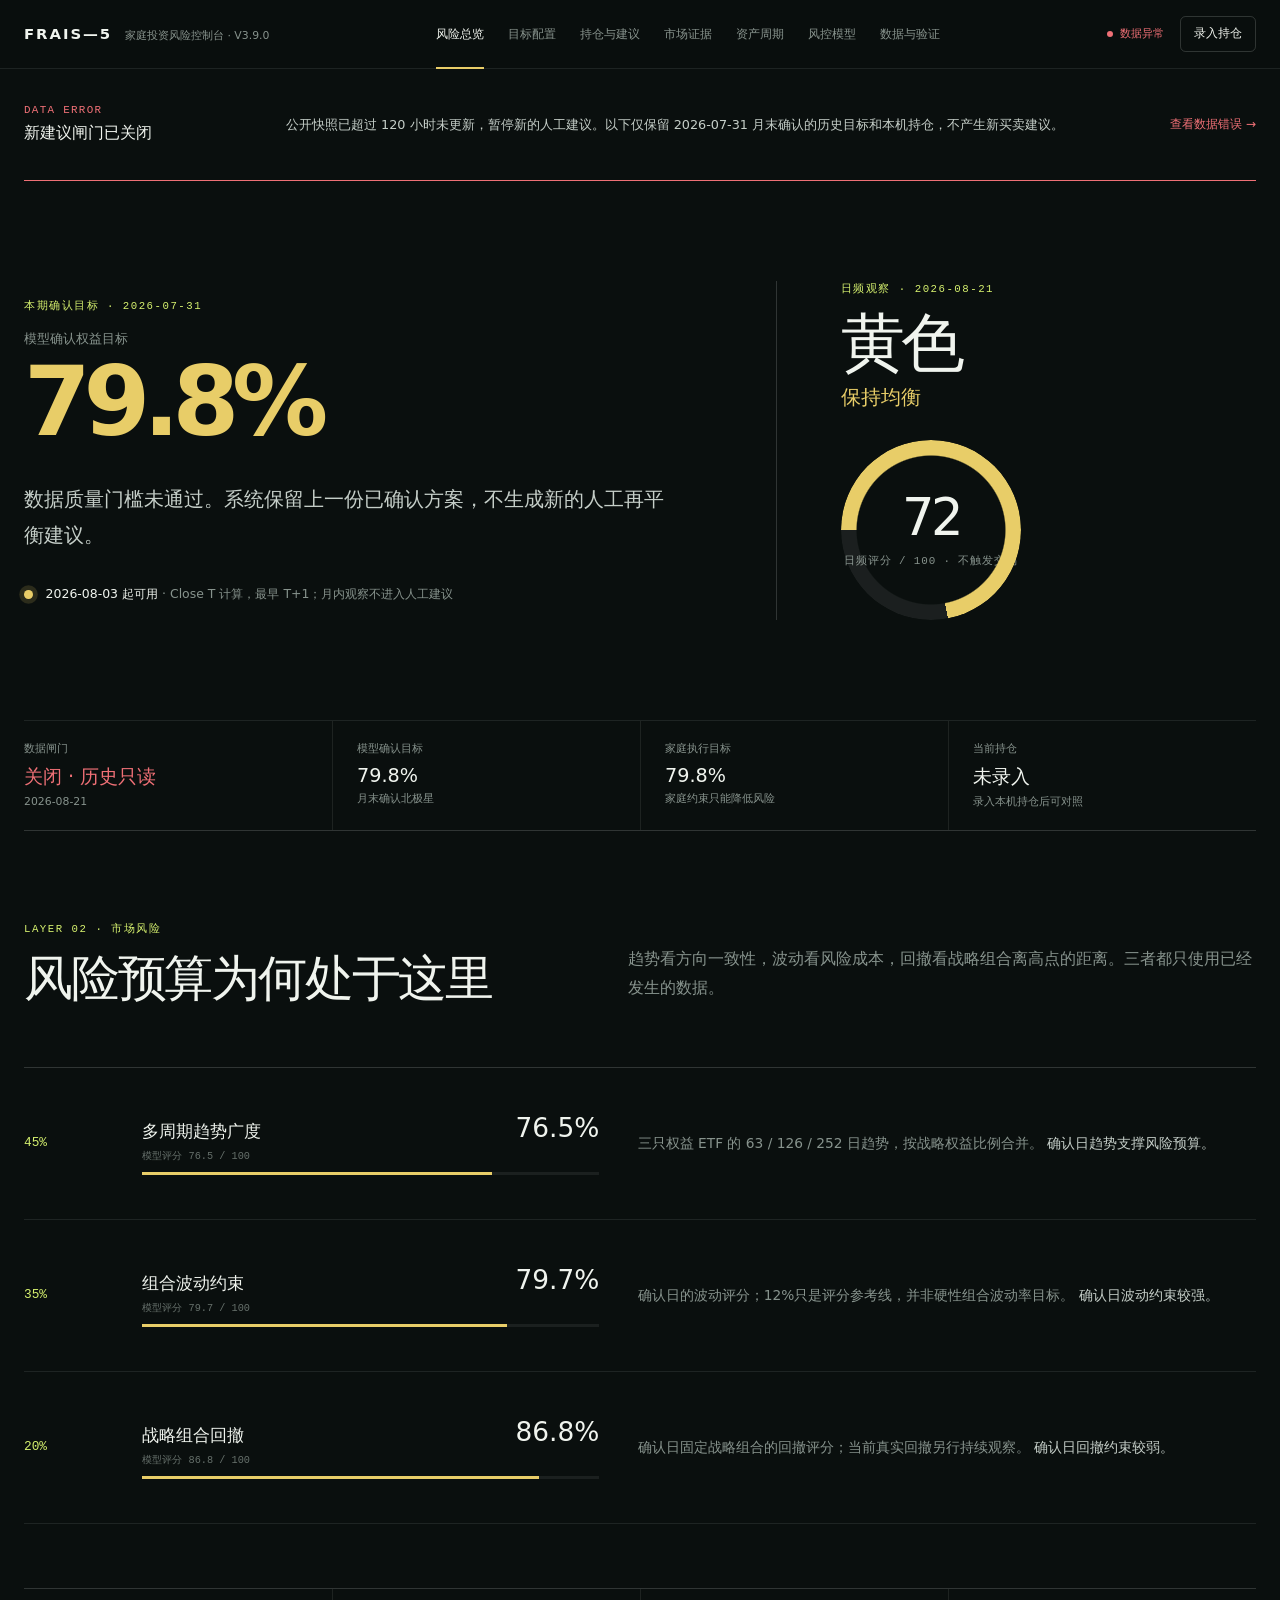
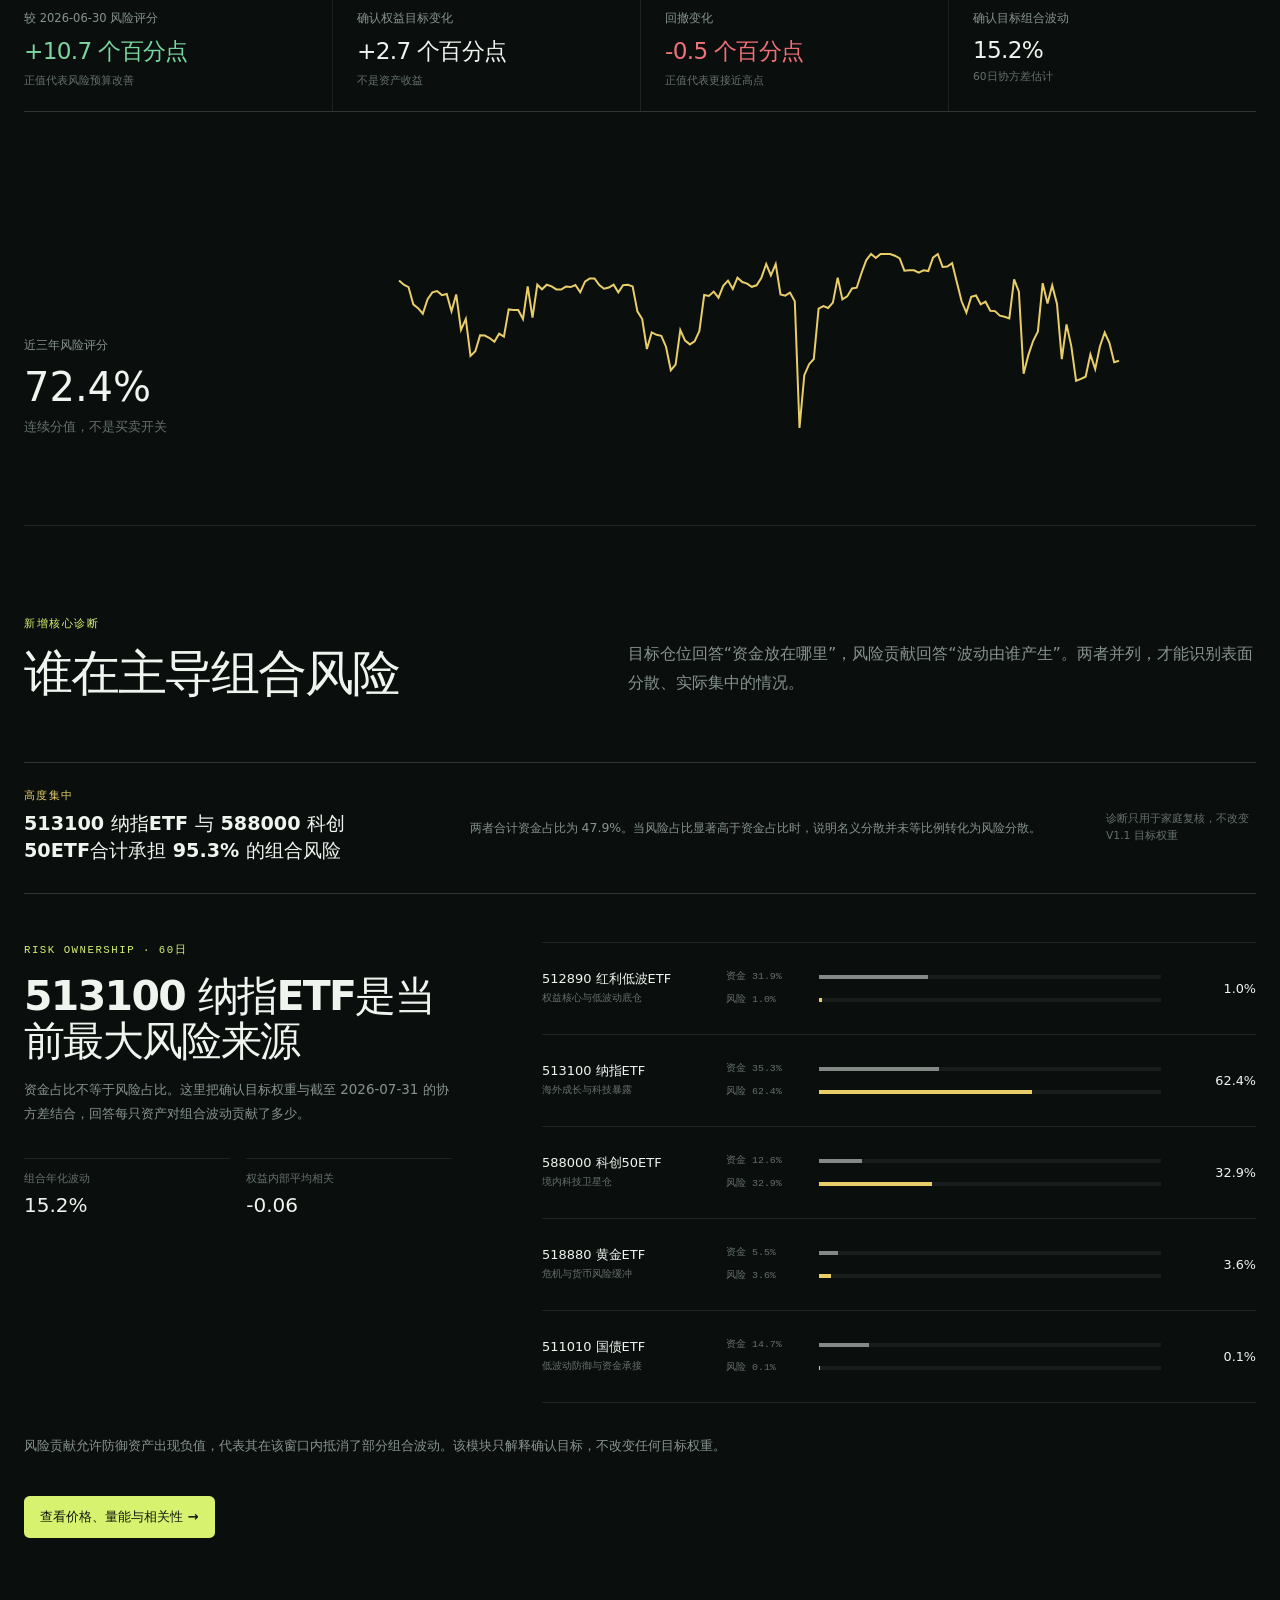
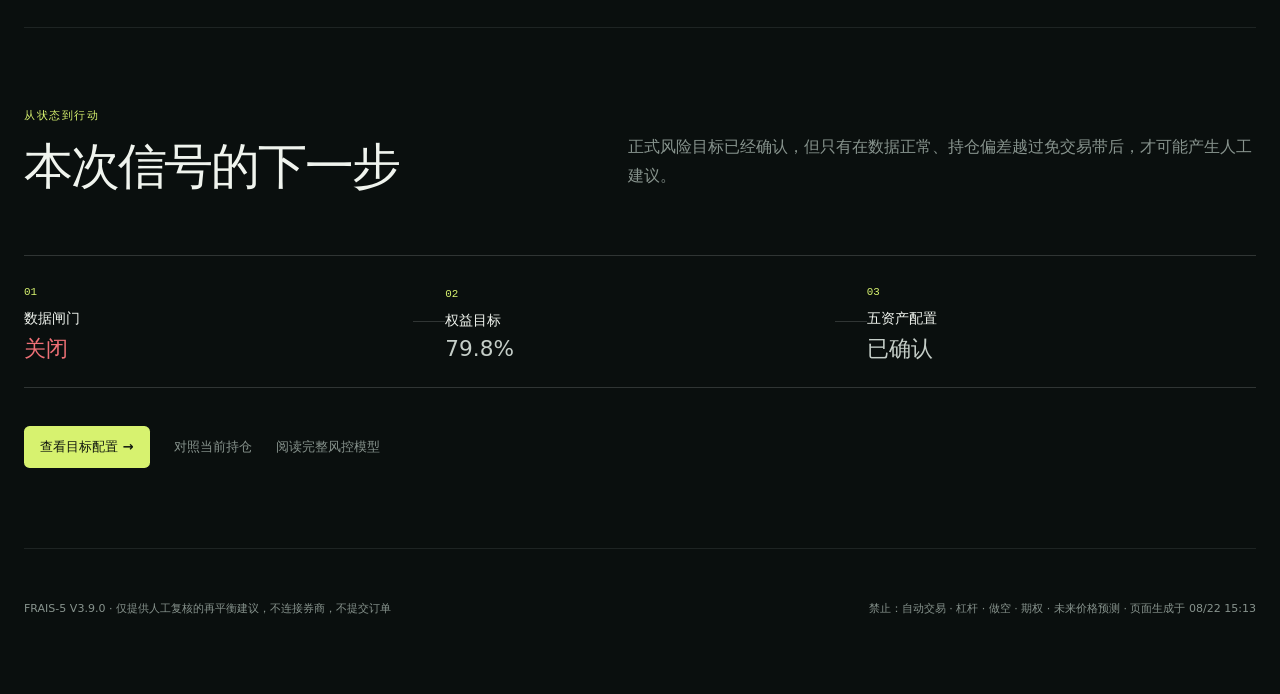
<file: index.html>
<!doctype html>
<html lang="zh-CN">
  <head>
    <meta charset="UTF-8" />
    <meta name="viewport" content="width=device-width, initial-scale=1.0" />
    <meta name="color-scheme" content="dark" />
    <meta name="theme-color" content="#0a0f0e" />
    <meta name="description" content="FRAIS-5 V3：中文家庭投资风险控制台。只提供可解释的风险与人工再平衡建议，不执行交易。" />
    <link rel="icon" href="data:image/svg+xml,%3Csvg xmlns='http://www.w3.org/2000/svg' viewBox='0 0 64 64'%3E%3Crect width='64' height='64' rx='16' fill='%230a0f0e'/%3E%3Cpath d='M16 16h33v8H25v8h20v8H25v16h-9z' fill='%23d7f26f'/%3E%3C/svg%3E" />
    <title>风险总览 · FRAIS-5</title>
    <script type="module" crossorigin src="./assets/main-BdGz_Hta.js"></script>
    <link rel="stylesheet" crossorigin href="./assets/main-DfcuwRWG.css">
  </head>
  <body data-page="risk" data-root="./">
    <a class="skip-link" href="#main">跳到主要内容</a>
    <div id="app" aria-busy="true">
      <div class="boot-screen"><span>F5</span><p>正在核验风险状态…</p></div>
    </div>
  </body>
</html>
</file>
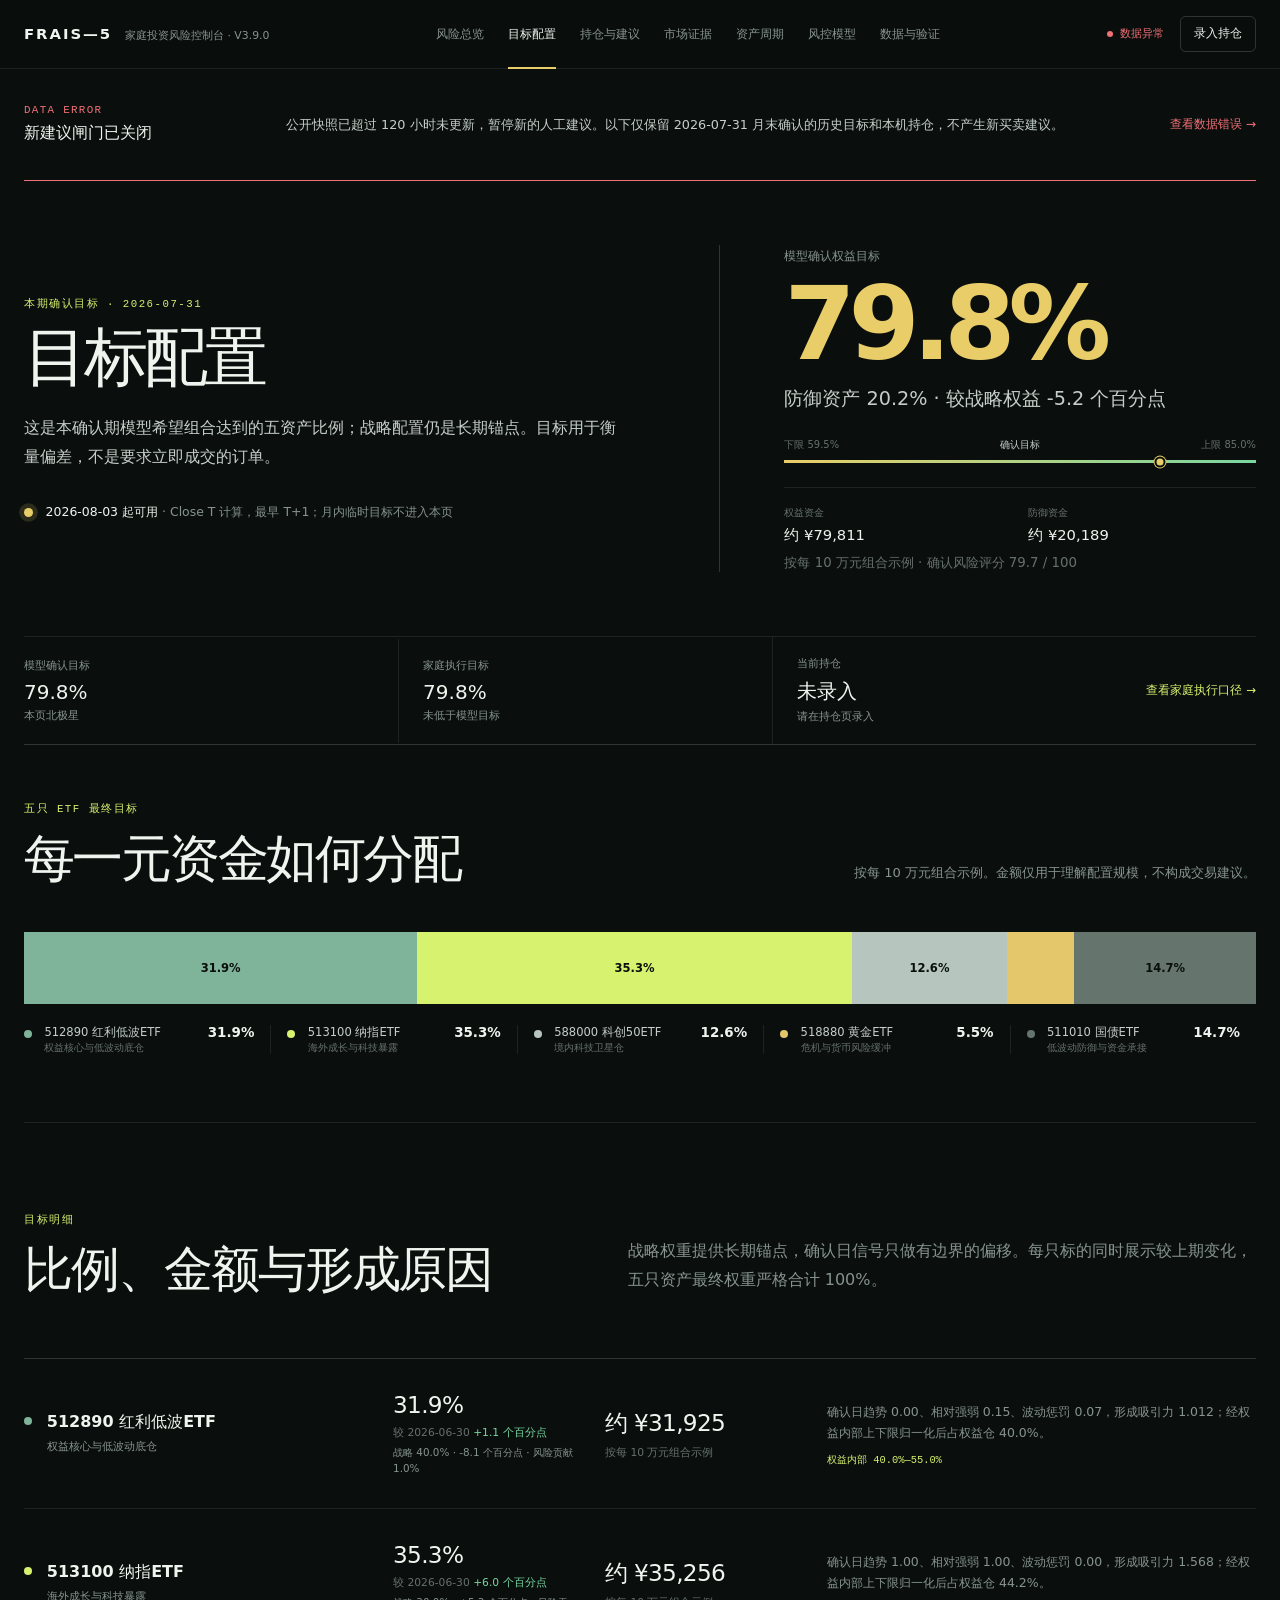
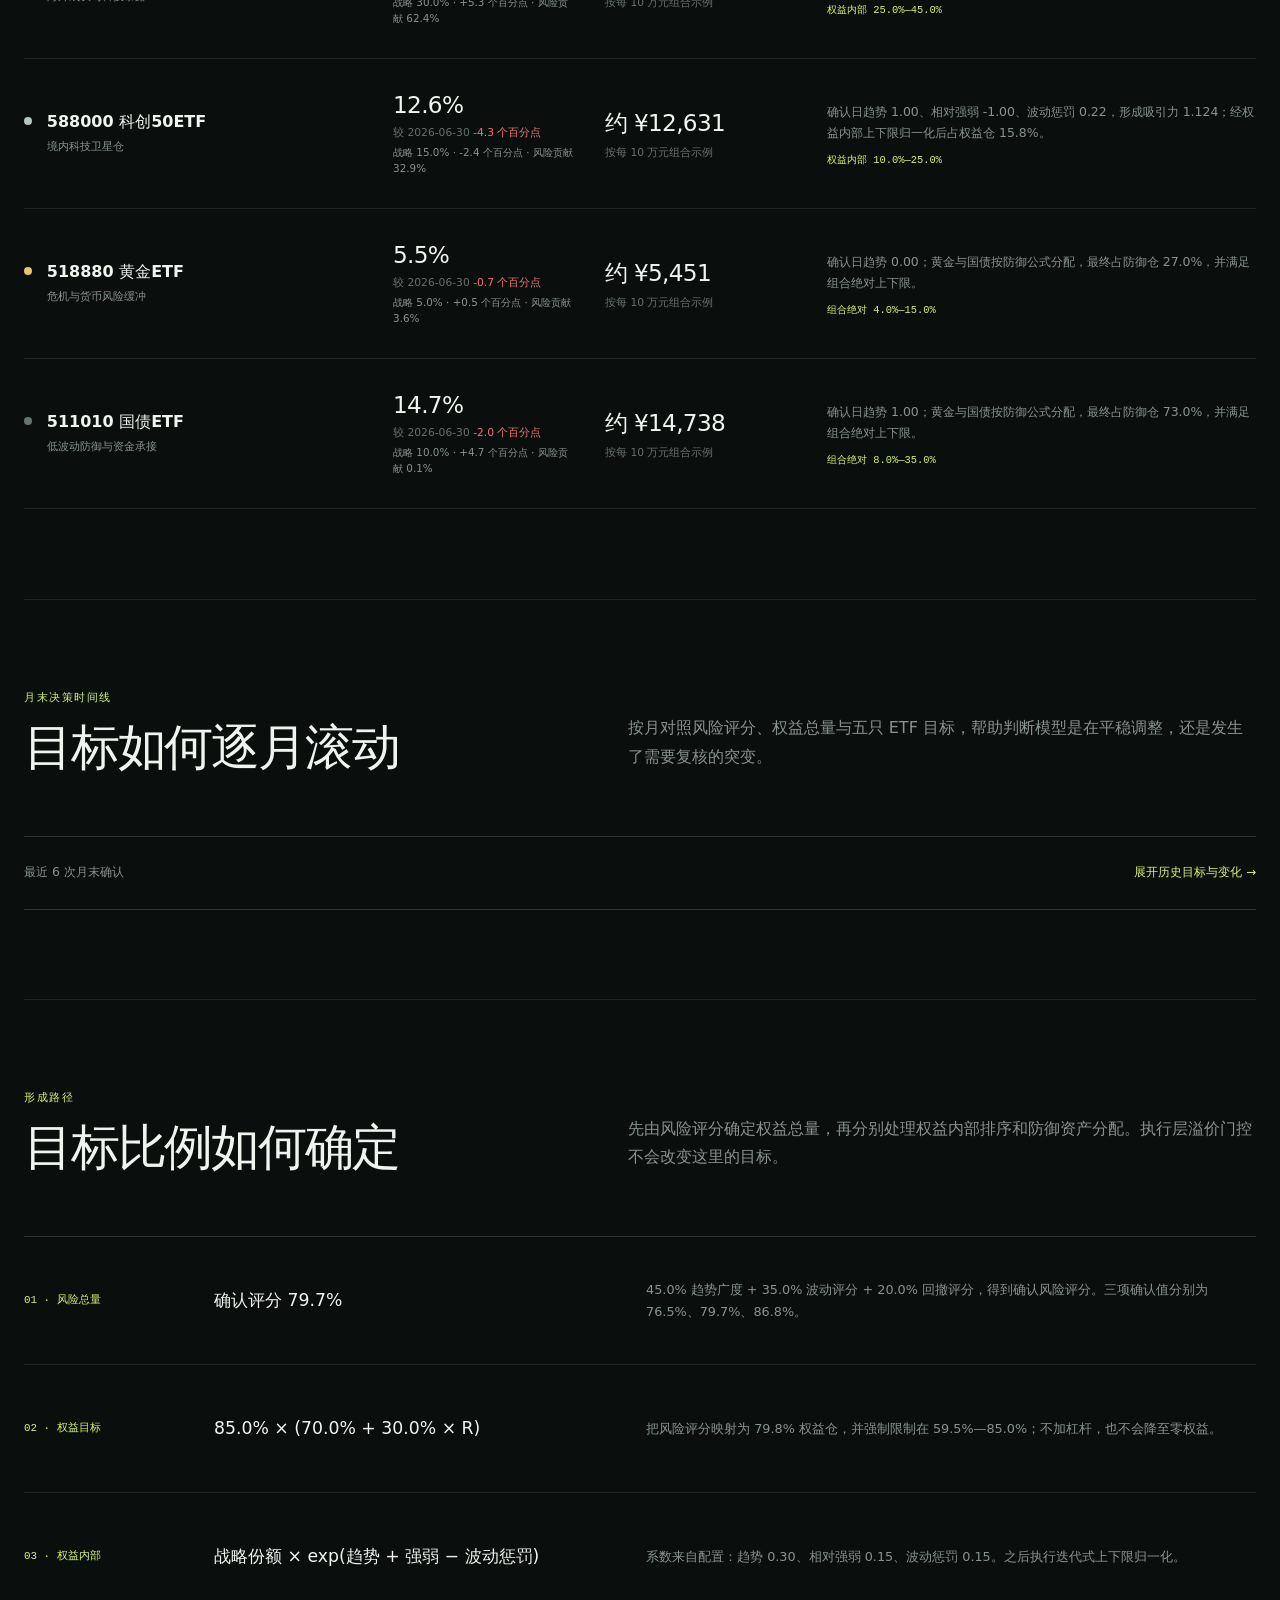
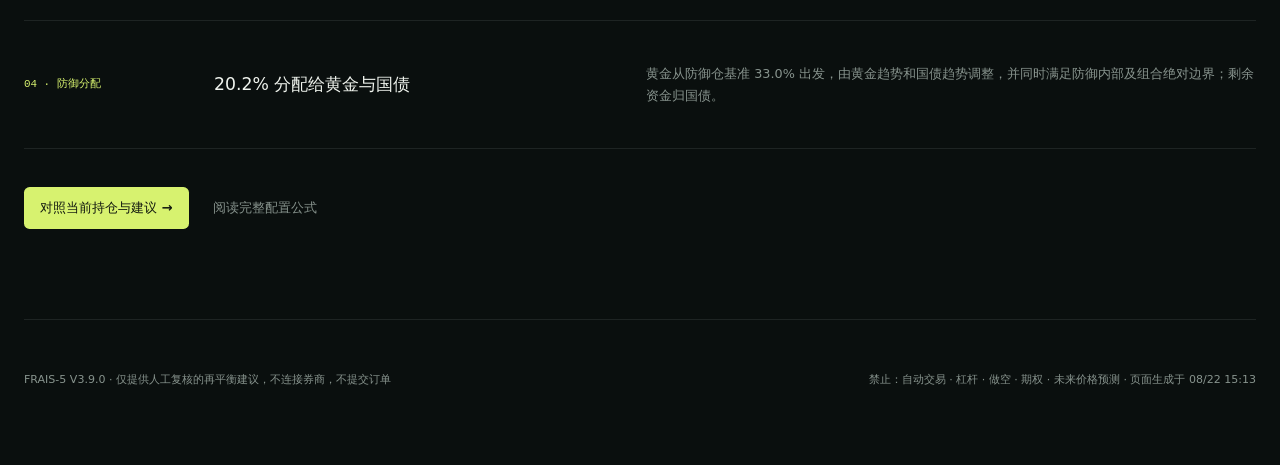
<file: allocation/index.html>
<!doctype html>
<html lang="zh-CN">
  <head>
    <meta charset="UTF-8" />
    <meta name="viewport" content="width=device-width, initial-scale=1.0" />
    <meta name="color-scheme" content="dark" />
    <meta name="theme-color" content="#0a0f0e" />
    <meta name="description" content="FRAIS-5 月末确认目标配置：五只 ETF 的目标占比、目标金额与形成原因。" />
    <link rel="icon" href="data:image/svg+xml,%3Csvg xmlns='http://www.w3.org/2000/svg' viewBox='0 0 64 64'%3E%3Crect width='64' height='64' rx='16' fill='%230a0f0e'/%3E%3Cpath d='M16 16h33v8H25v8h20v8H25v16h-9z' fill='%23d7f26f'/%3E%3C/svg%3E" />
    <title>目标配置 · FRAIS-5</title>
    <script type="module" crossorigin src="../assets/main-BdGz_Hta.js"></script>
    <link rel="stylesheet" crossorigin href="../assets/main-DfcuwRWG.css">
  </head>
  <body data-page="allocation" data-root="../">
    <a class="skip-link" href="#main">跳到主要内容</a>
    <div id="app" aria-busy="true"><div class="boot-screen"><span>F5</span><p>正在形成目标配置…</p></div></div>
  </body>
</html>
</file>
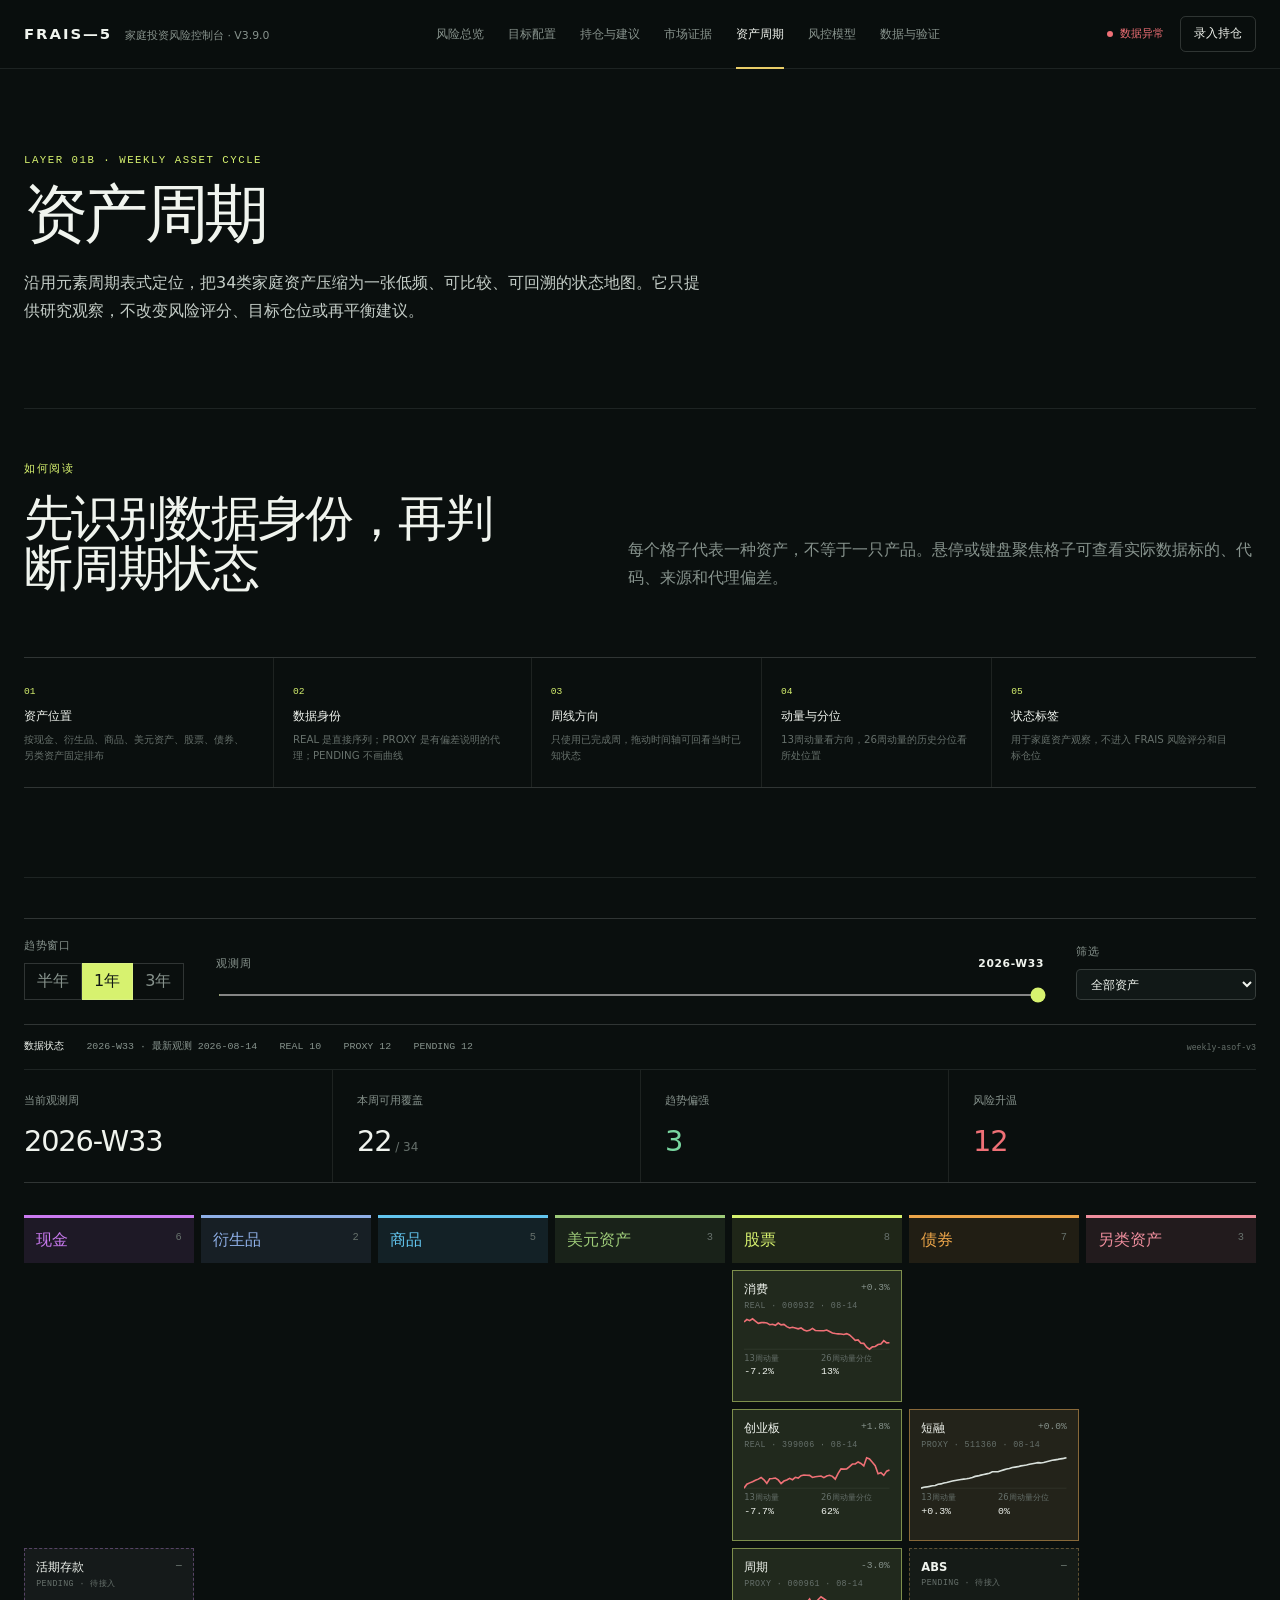
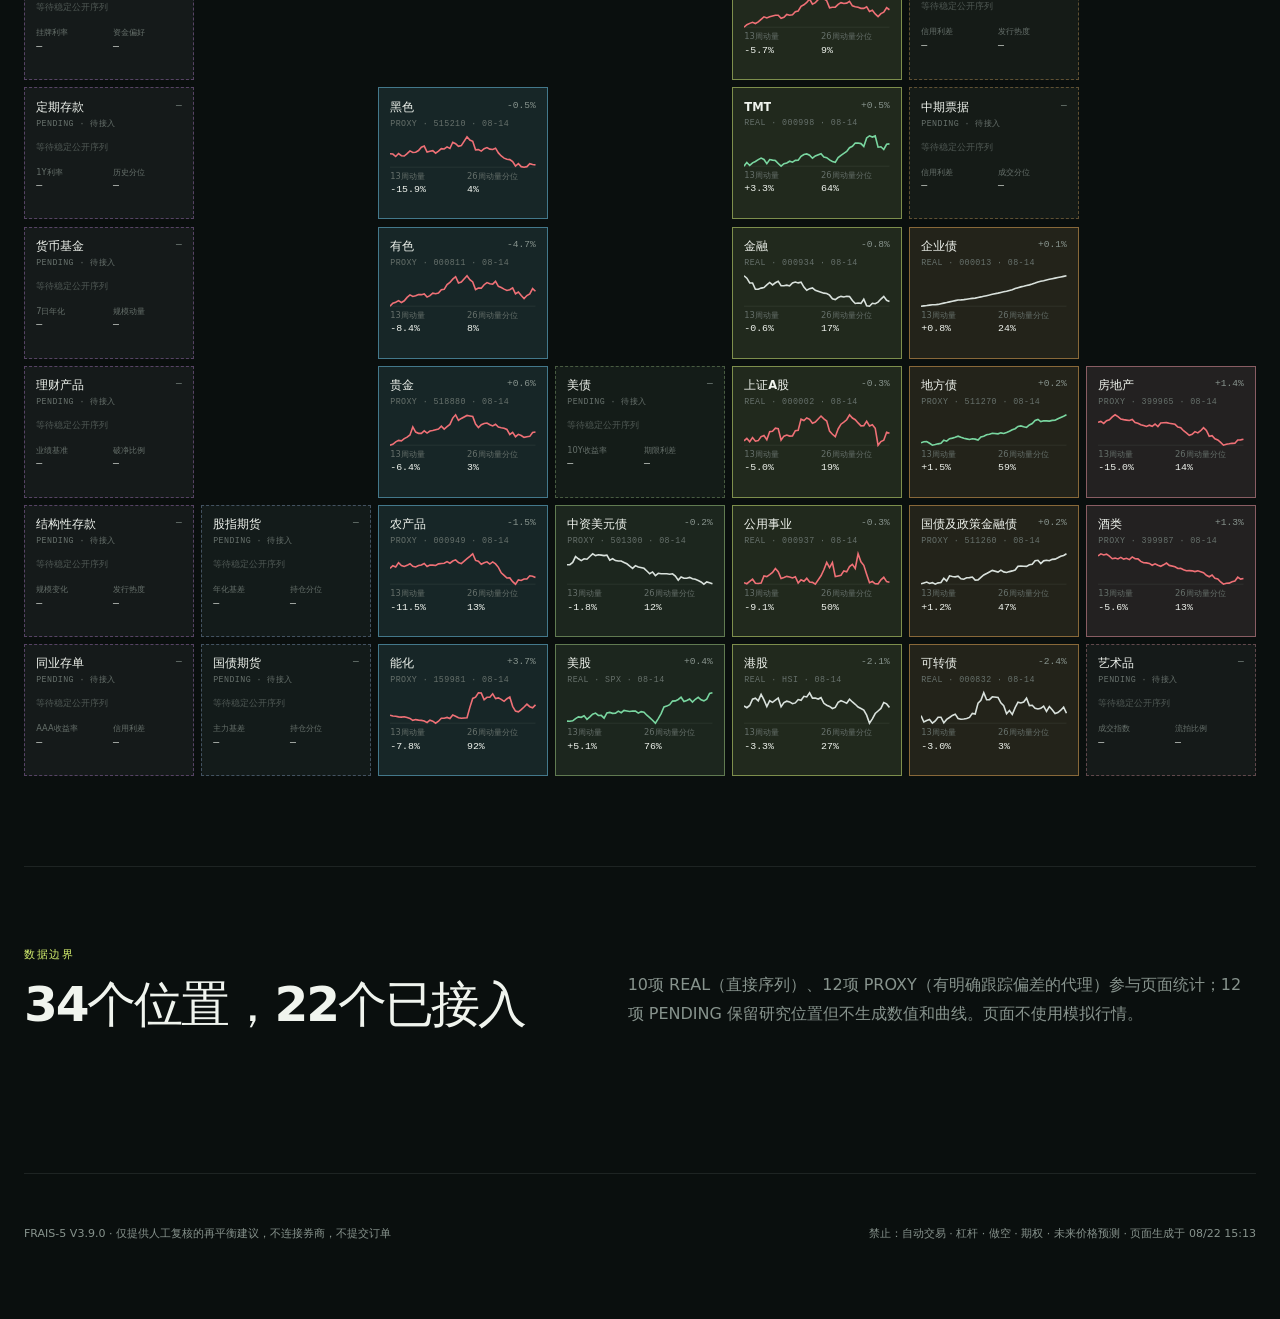
<file: asset-cycle/index.html>
<!doctype html>
<html lang="zh-CN">
  <head>
    <meta charset="UTF-8" />
    <meta name="viewport" content="width=device-width, initial-scale=1.0" />
    <meta name="color-scheme" content="dark" />
    <meta name="theme-color" content="#0a0f0e" />
    <meta name="description" content="FRAIS-5 资产周期：周频、可比较、可回溯的资产状态地图。" />
    <link rel="icon" href="data:image/svg+xml,%3Csvg xmlns='http://www.w3.org/2000/svg' viewBox='0 0 64 64'%3E%3Crect width='64' height='64' rx='16' fill='%230a0f0e'/%3E%3Cpath d='M16 16h33v8H25v8h20v8H25v16h-9z' fill='%23d7f26f'/%3E%3C/svg%3E" />
    <title>资产周期 · FRAIS-5</title>
    <script type="module" crossorigin src="../assets/main-BdGz_Hta.js"></script>
    <link rel="stylesheet" crossorigin href="../assets/main-DfcuwRWG.css">
  </head>
  <body data-page="asset-cycle" data-root="../">
    <a class="skip-link" href="#main">跳到主要内容</a>
    <div id="app" aria-busy="true"><div class="boot-screen"><span>F5</span><p>正在构建资产周期截面…</p></div></div>
  </body>
</html>
</file>
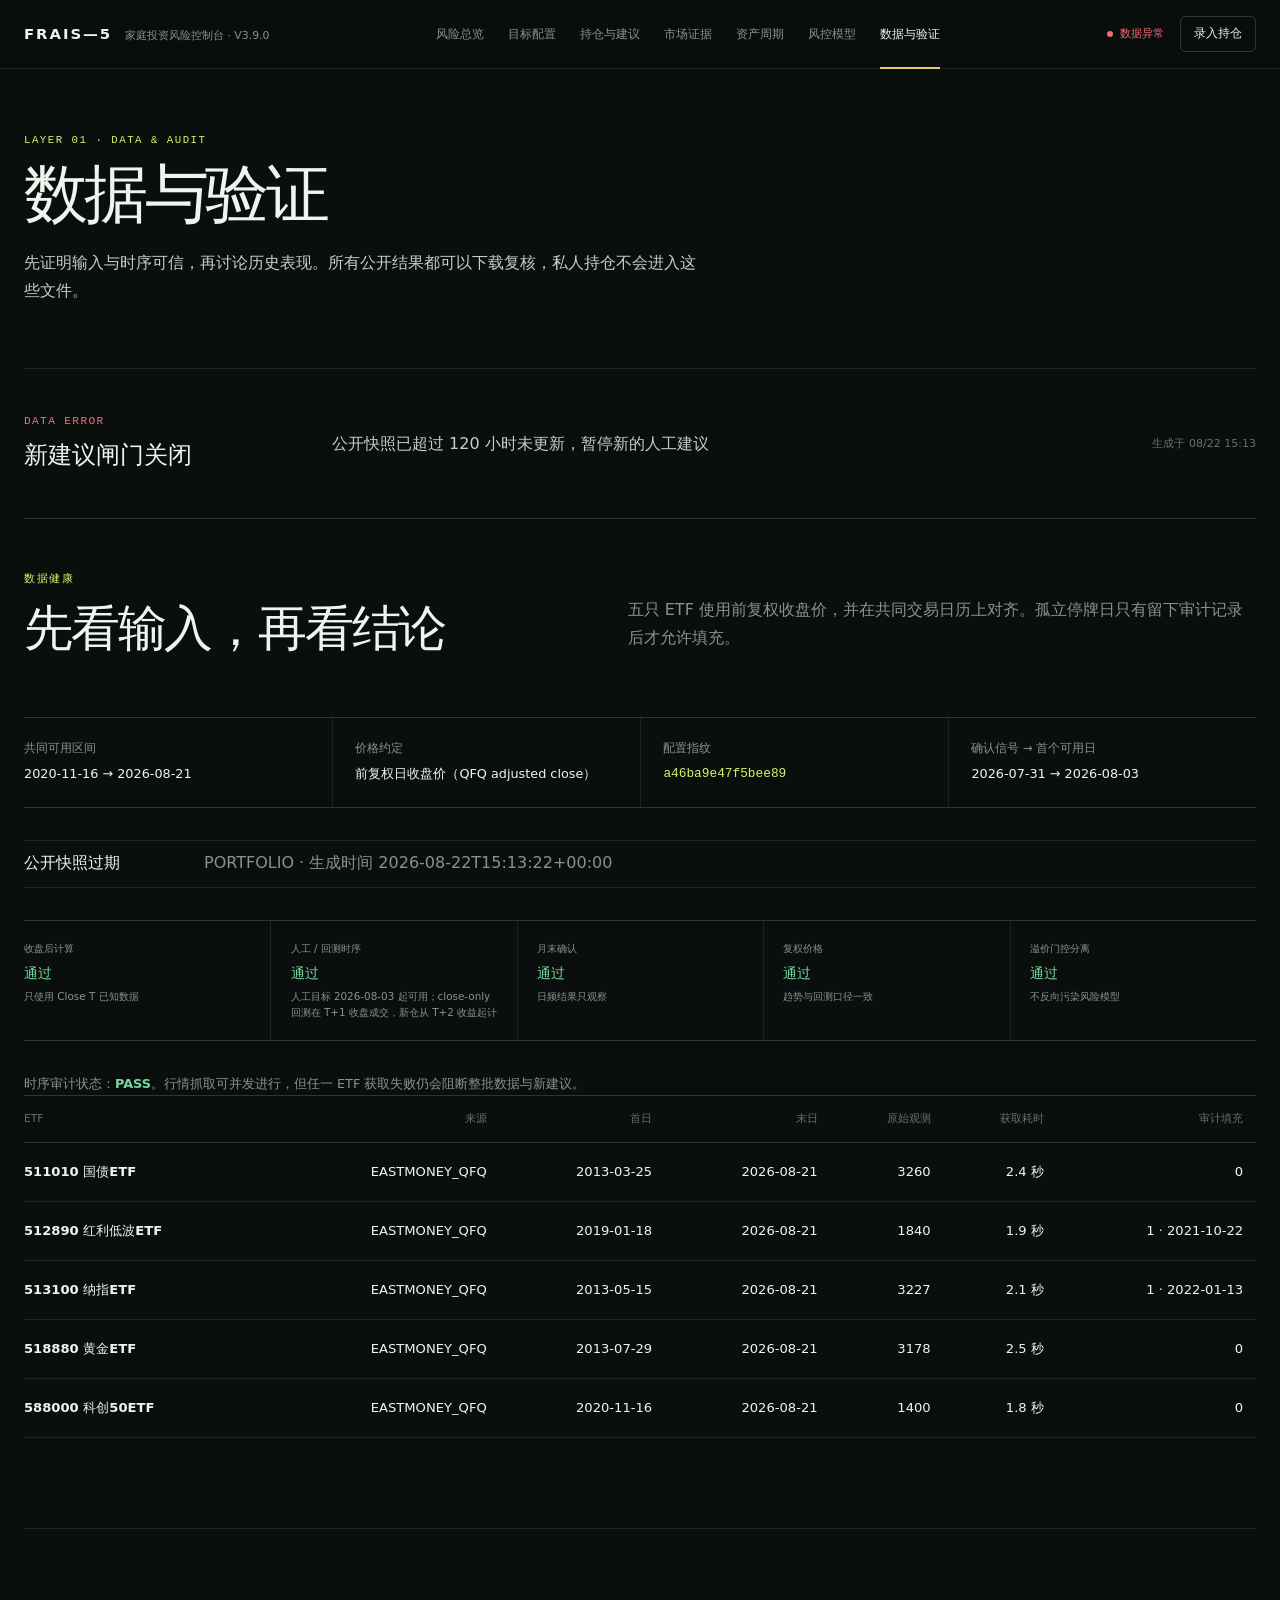
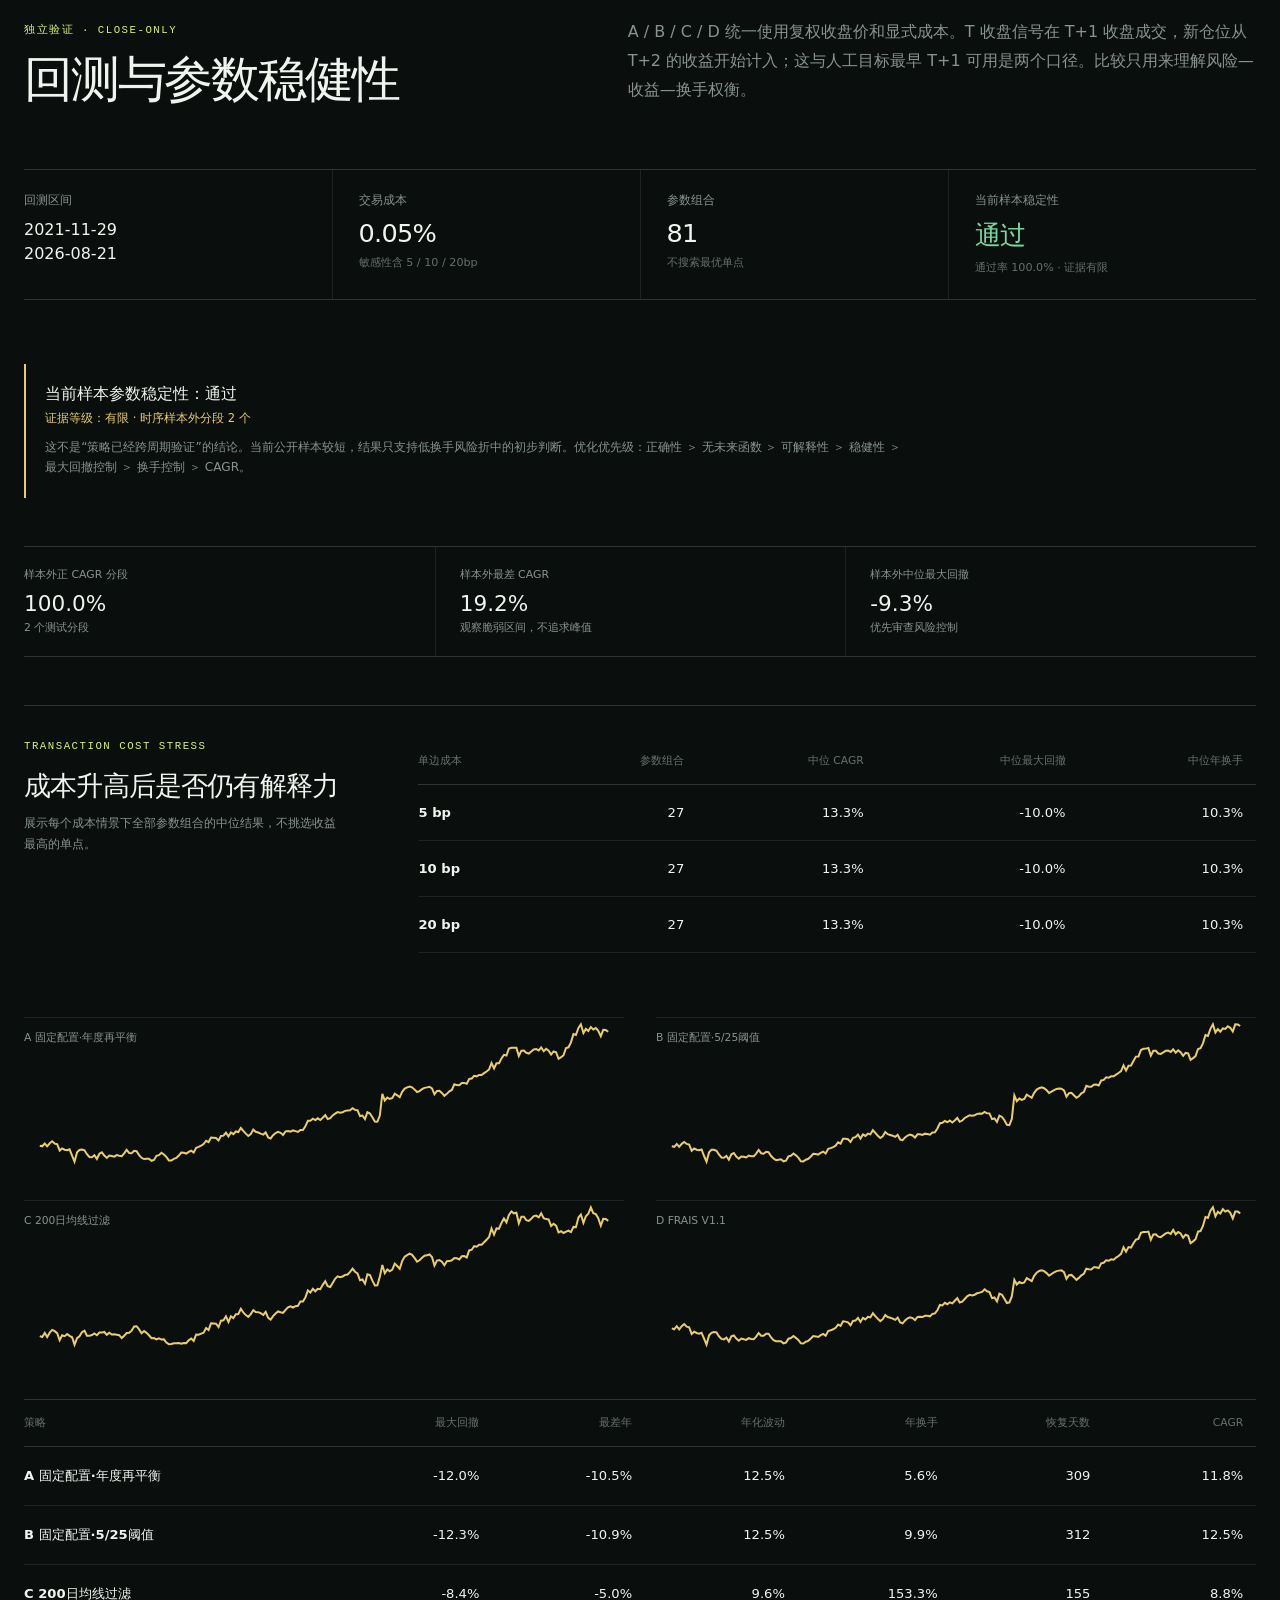
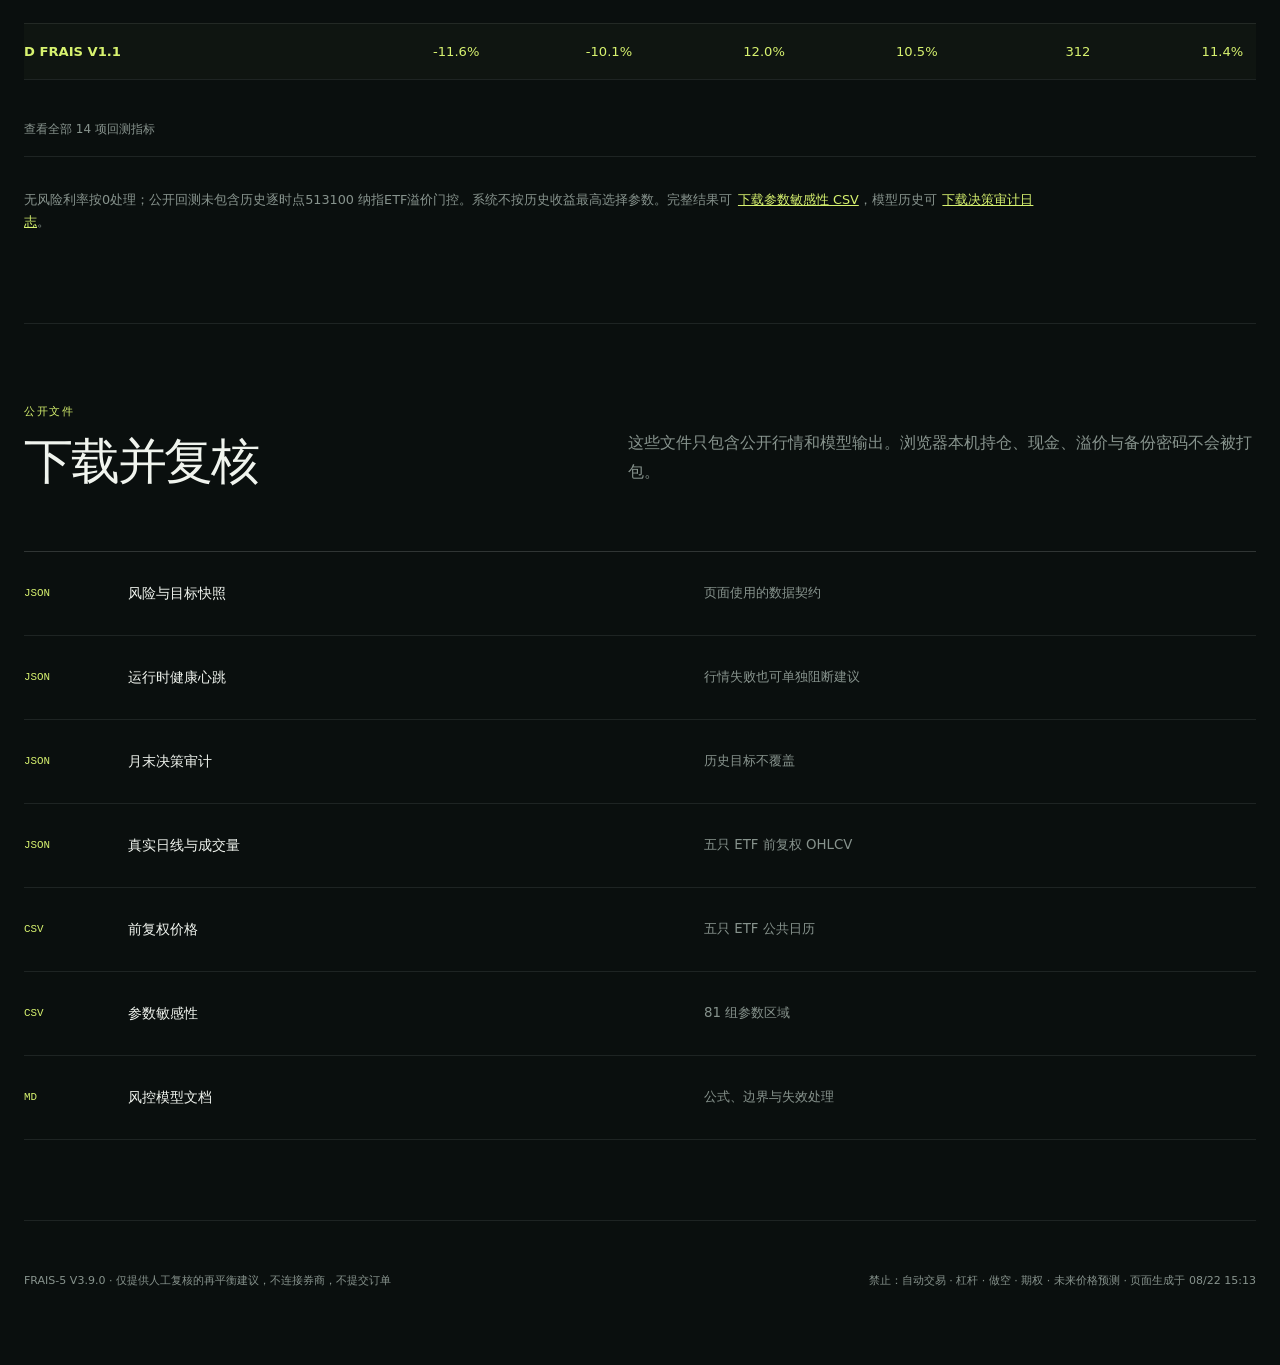
<file: data/index.html>
<!doctype html>
<html lang="zh-CN">
  <head>
    <meta charset="UTF-8" />
    <meta name="viewport" content="width=device-width, initial-scale=1.0" />
    <meta name="color-scheme" content="dark" />
    <meta name="theme-color" content="#0a0f0e" />
    <meta name="description" content="FRAIS-5 数据健康、来源、回测、参数敏感性与公开数据下载。" />
    <link rel="icon" href="data:image/svg+xml,%3Csvg xmlns='http://www.w3.org/2000/svg' viewBox='0 0 64 64'%3E%3Crect width='64' height='64' rx='16' fill='%230a0f0e'/%3E%3Cpath d='M16 16h33v8H25v8h20v8H25v16h-9z' fill='%23d7f26f'/%3E%3C/svg%3E" />
    <title>数据与验证 · FRAIS-5</title>
    <script type="module" crossorigin src="../assets/main-BdGz_Hta.js"></script>
    <link rel="stylesheet" crossorigin href="../assets/main-DfcuwRWG.css">
  </head>
  <body data-page="data" data-root="../">
    <a class="skip-link" href="#main">跳到主要内容</a>
    <div id="app" aria-busy="true"><div class="boot-screen"><span>F5</span><p>正在核验公开数据…</p></div></div>
  </body>
</html>
</file>
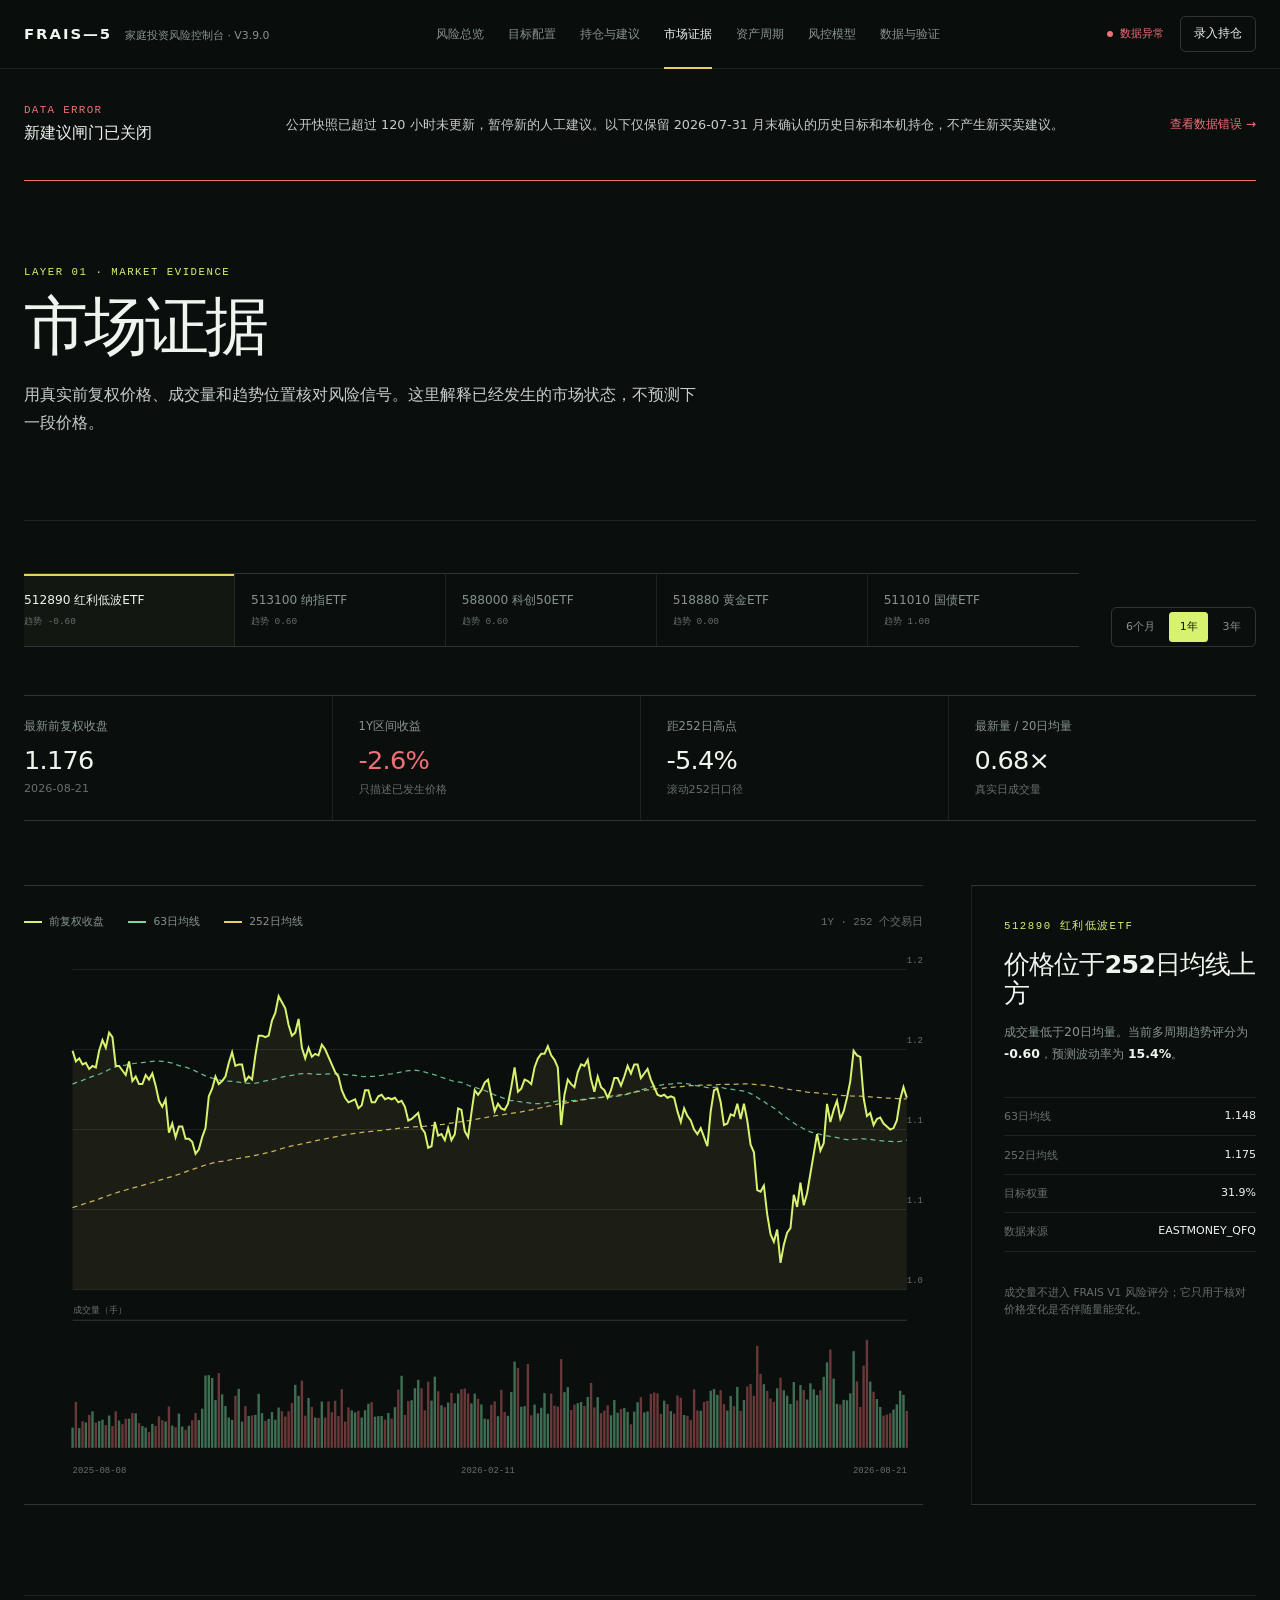
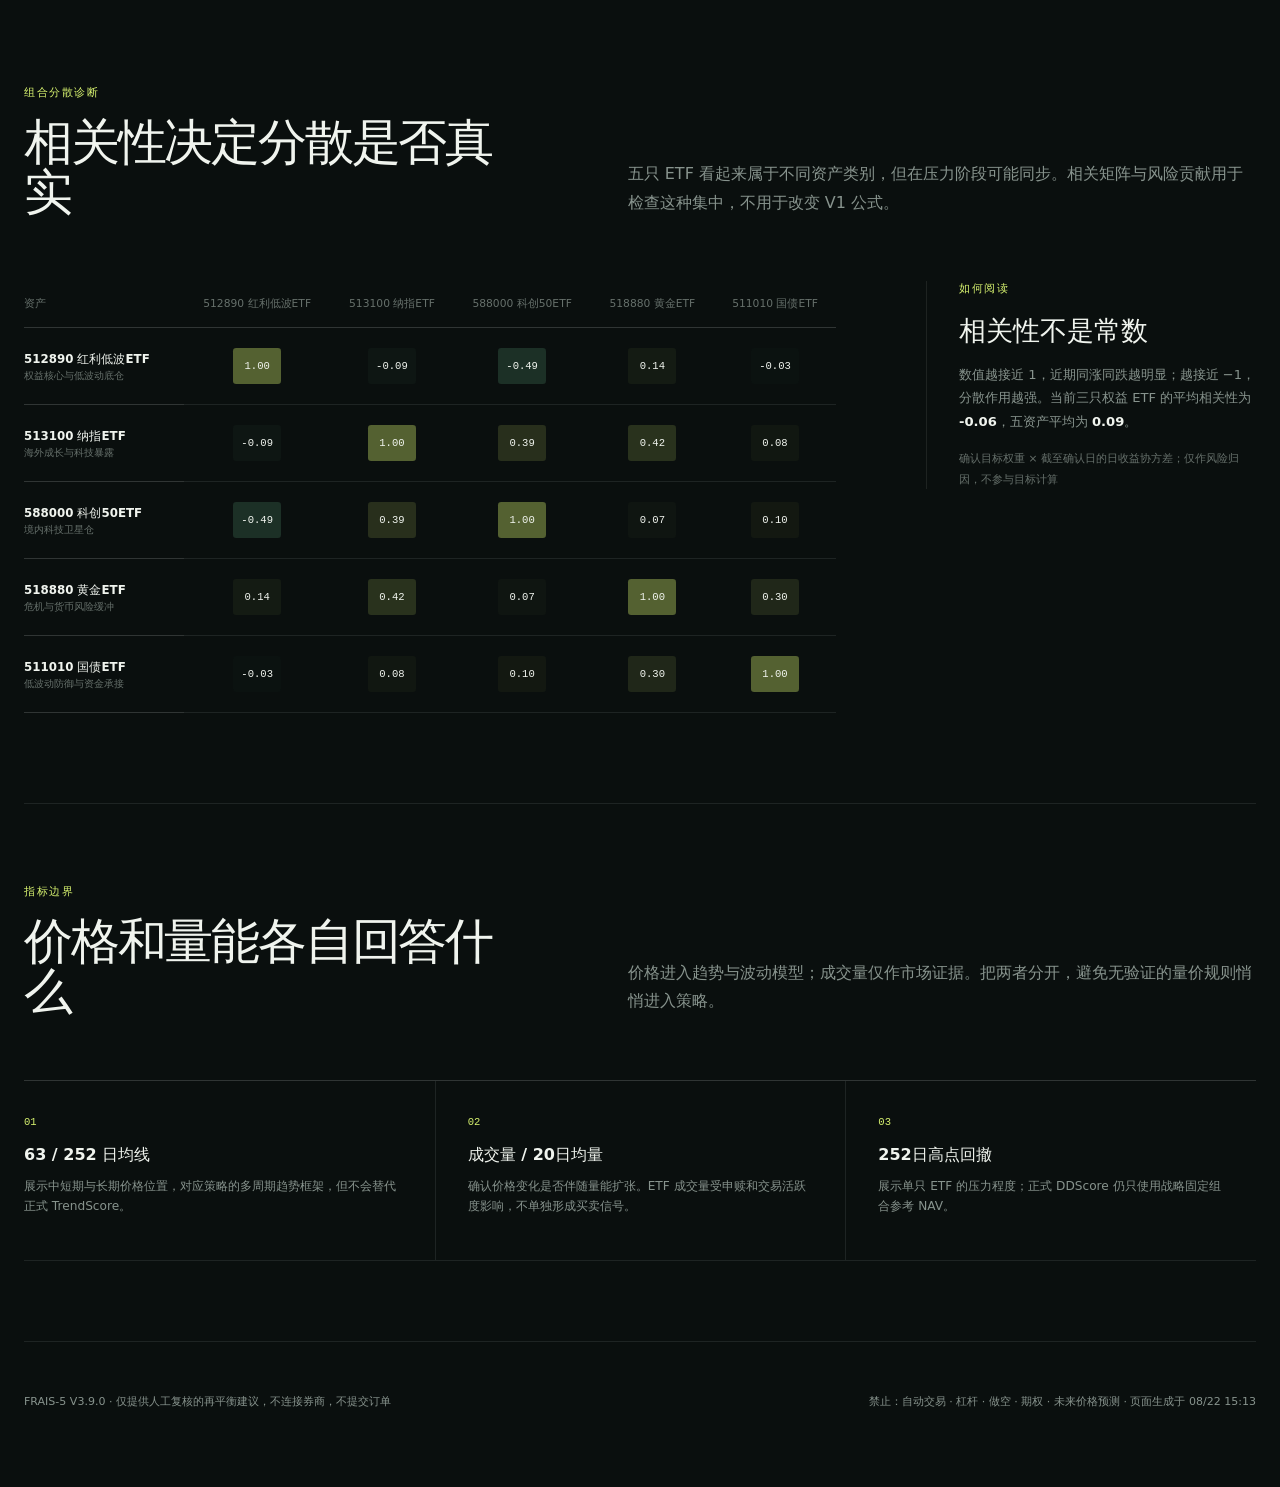
<file: market/index.html>
<!doctype html>
<html lang="zh-CN">
  <head>
    <meta charset="UTF-8" />
    <meta name="viewport" content="width=device-width, initial-scale=1.0" />
    <meta name="color-scheme" content="dark" />
    <meta name="theme-color" content="#0a0f0e" />
    <meta name="description" content="FRAIS-5 市场证据：五只 ETF 的真实前复权价格、成交量、趋势位置、相关性与风险贡献。" />
    <link rel="icon" href="data:image/svg+xml,%3Csvg xmlns='http://www.w3.org/2000/svg' viewBox='0 0 64 64'%3E%3Crect width='64' height='64' rx='16' fill='%230a0f0e'/%3E%3Cpath d='M16 16h33v8H25v8h20v8H25v16h-9z' fill='%23d7f26f'/%3E%3C/svg%3E" />
    <title>市场证据 · FRAIS-5</title>
    <script type="module" crossorigin src="../assets/main-BdGz_Hta.js"></script>
    <link rel="stylesheet" crossorigin href="../assets/main-DfcuwRWG.css">
  </head>
  <body data-page="market" data-root="../">
    <a class="skip-link" href="#main">跳到主要内容</a>
    <div id="app" aria-busy="true"><div class="boot-screen"><span>F5</span><p>正在核验价格与量能…</p></div></div>
  </body>
</html>
</file>
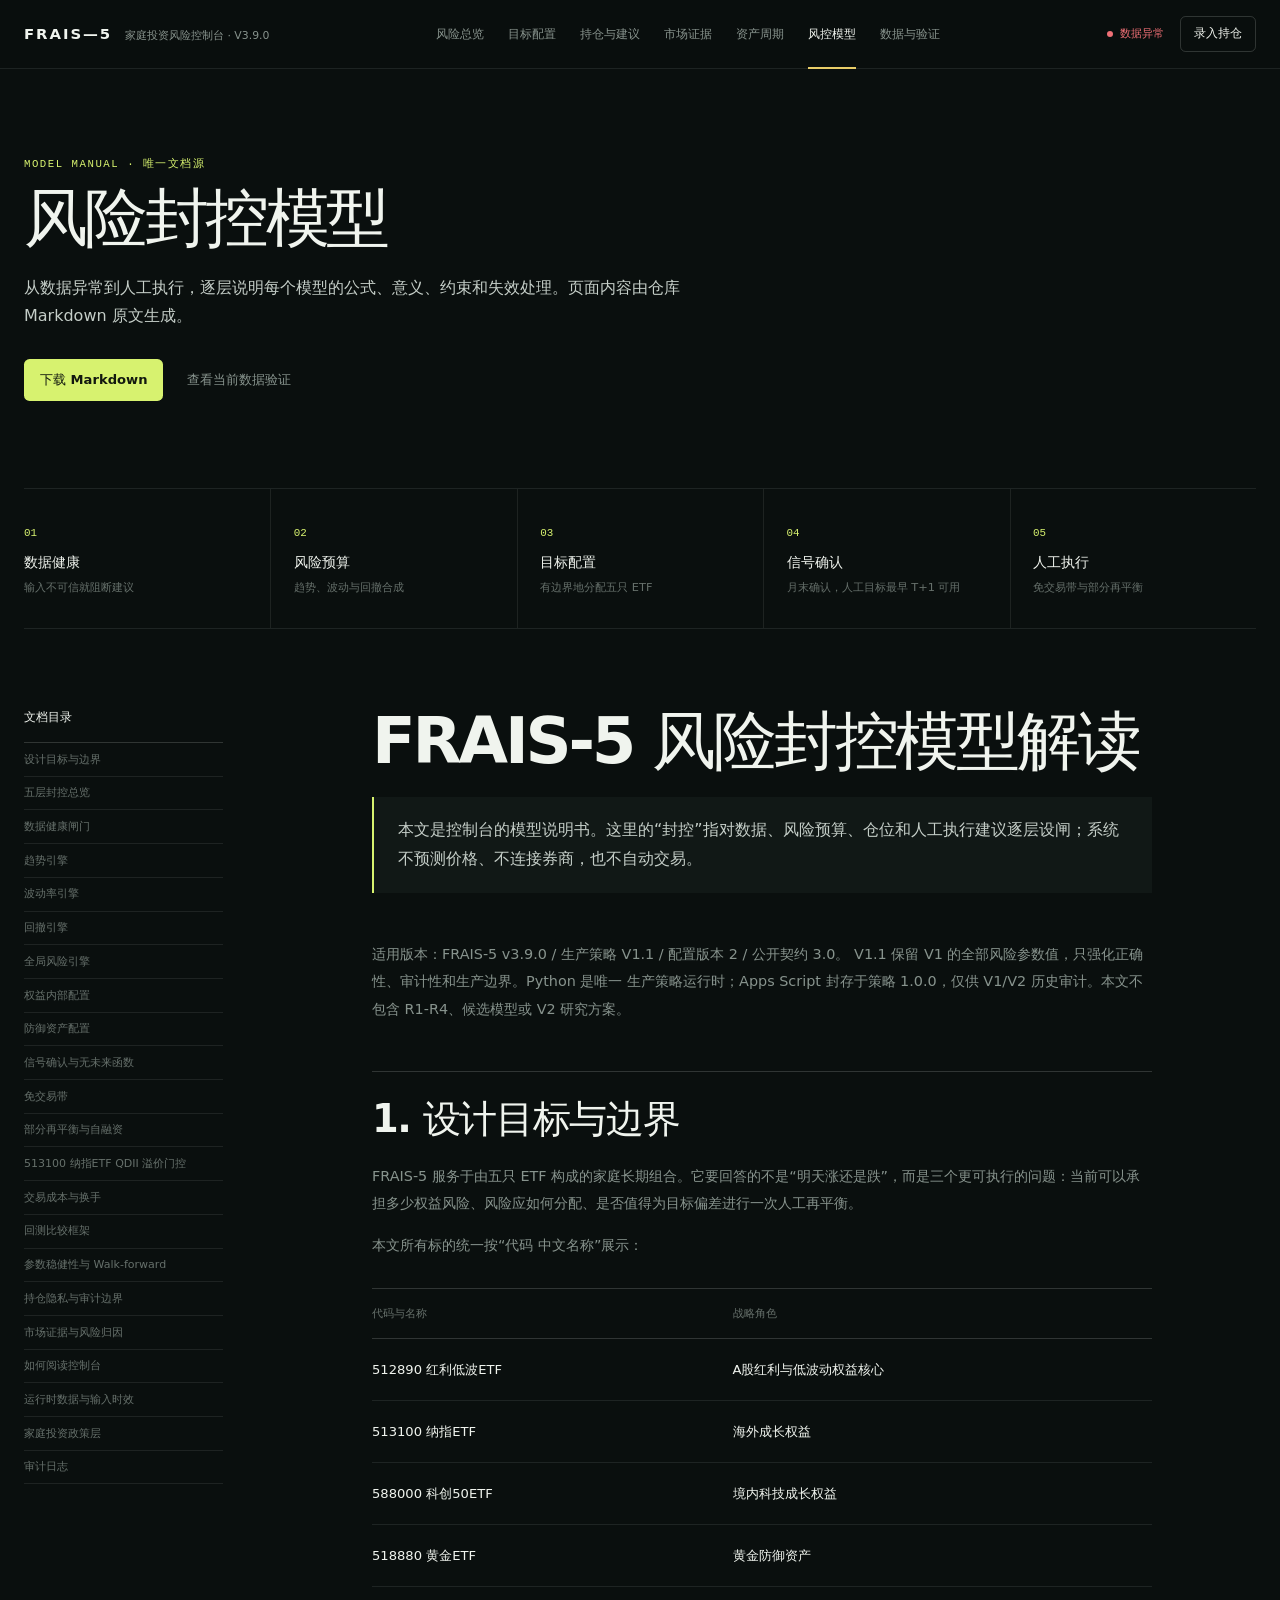
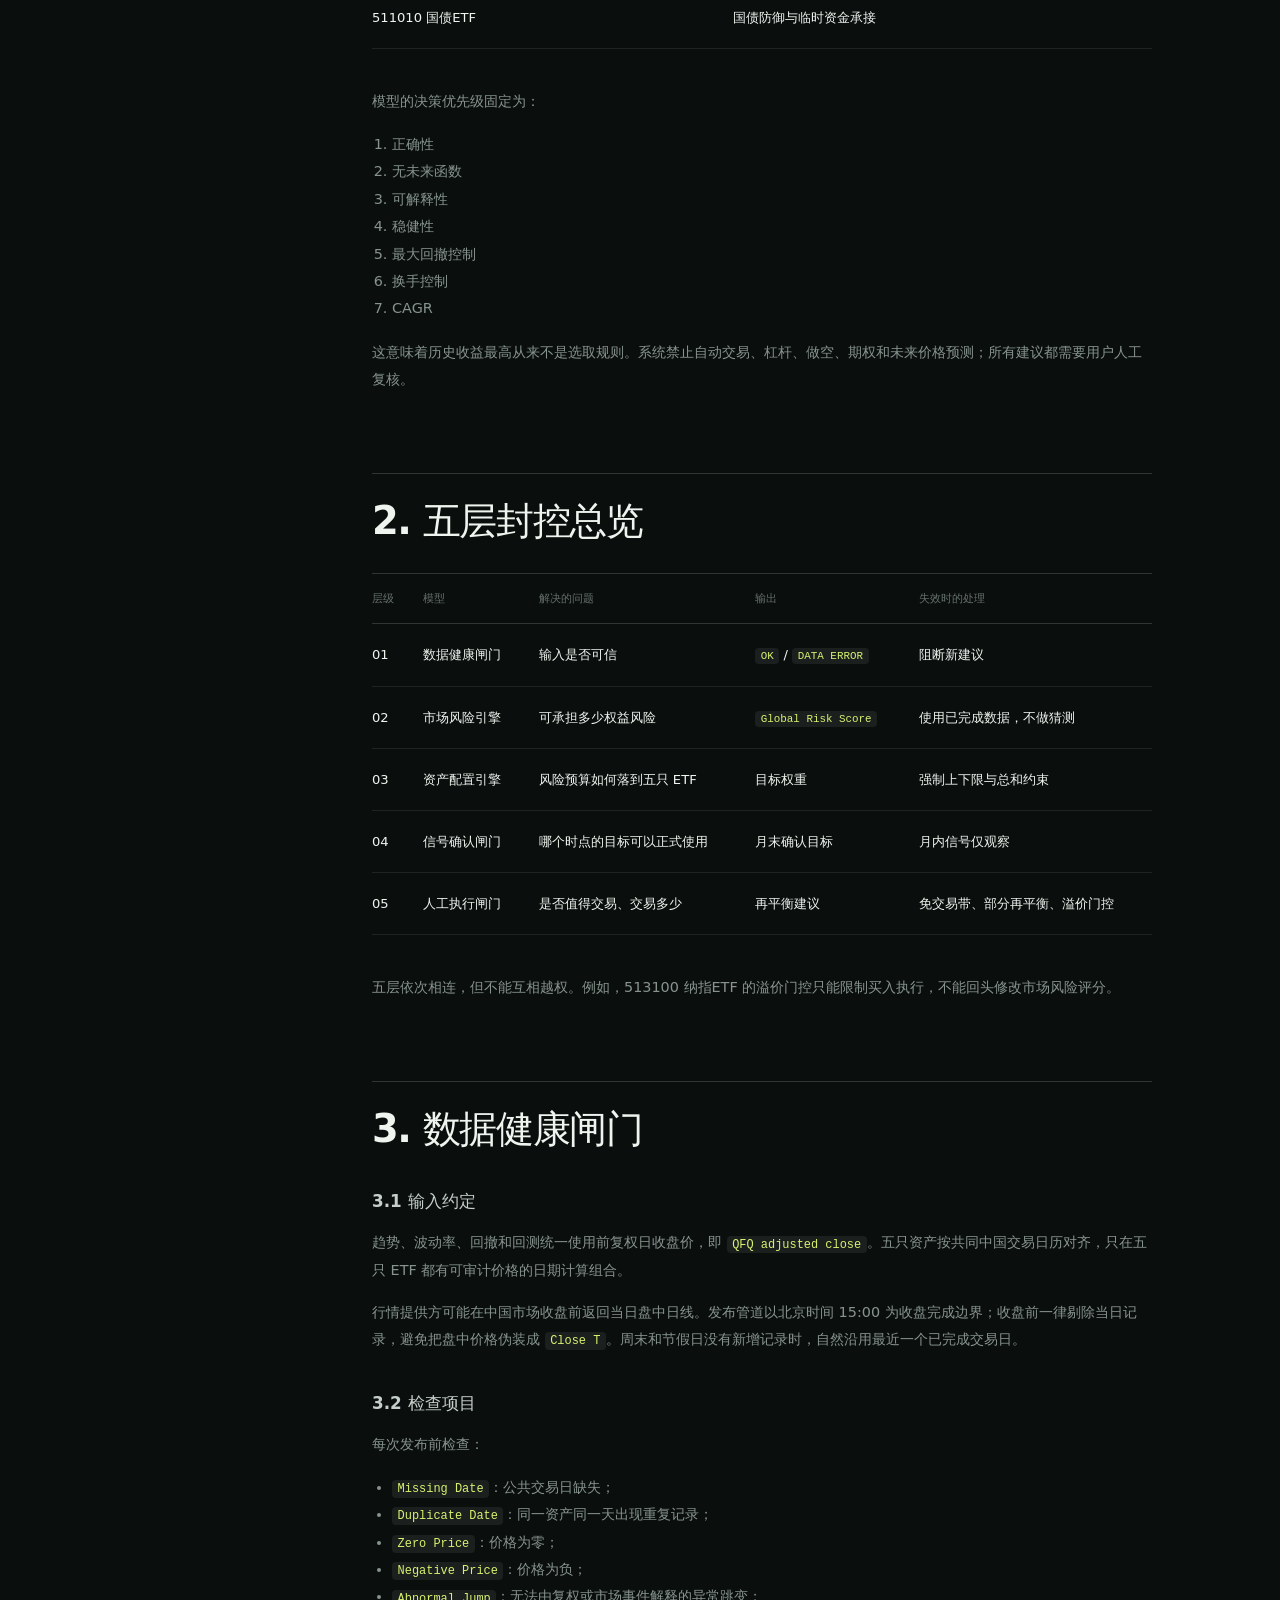
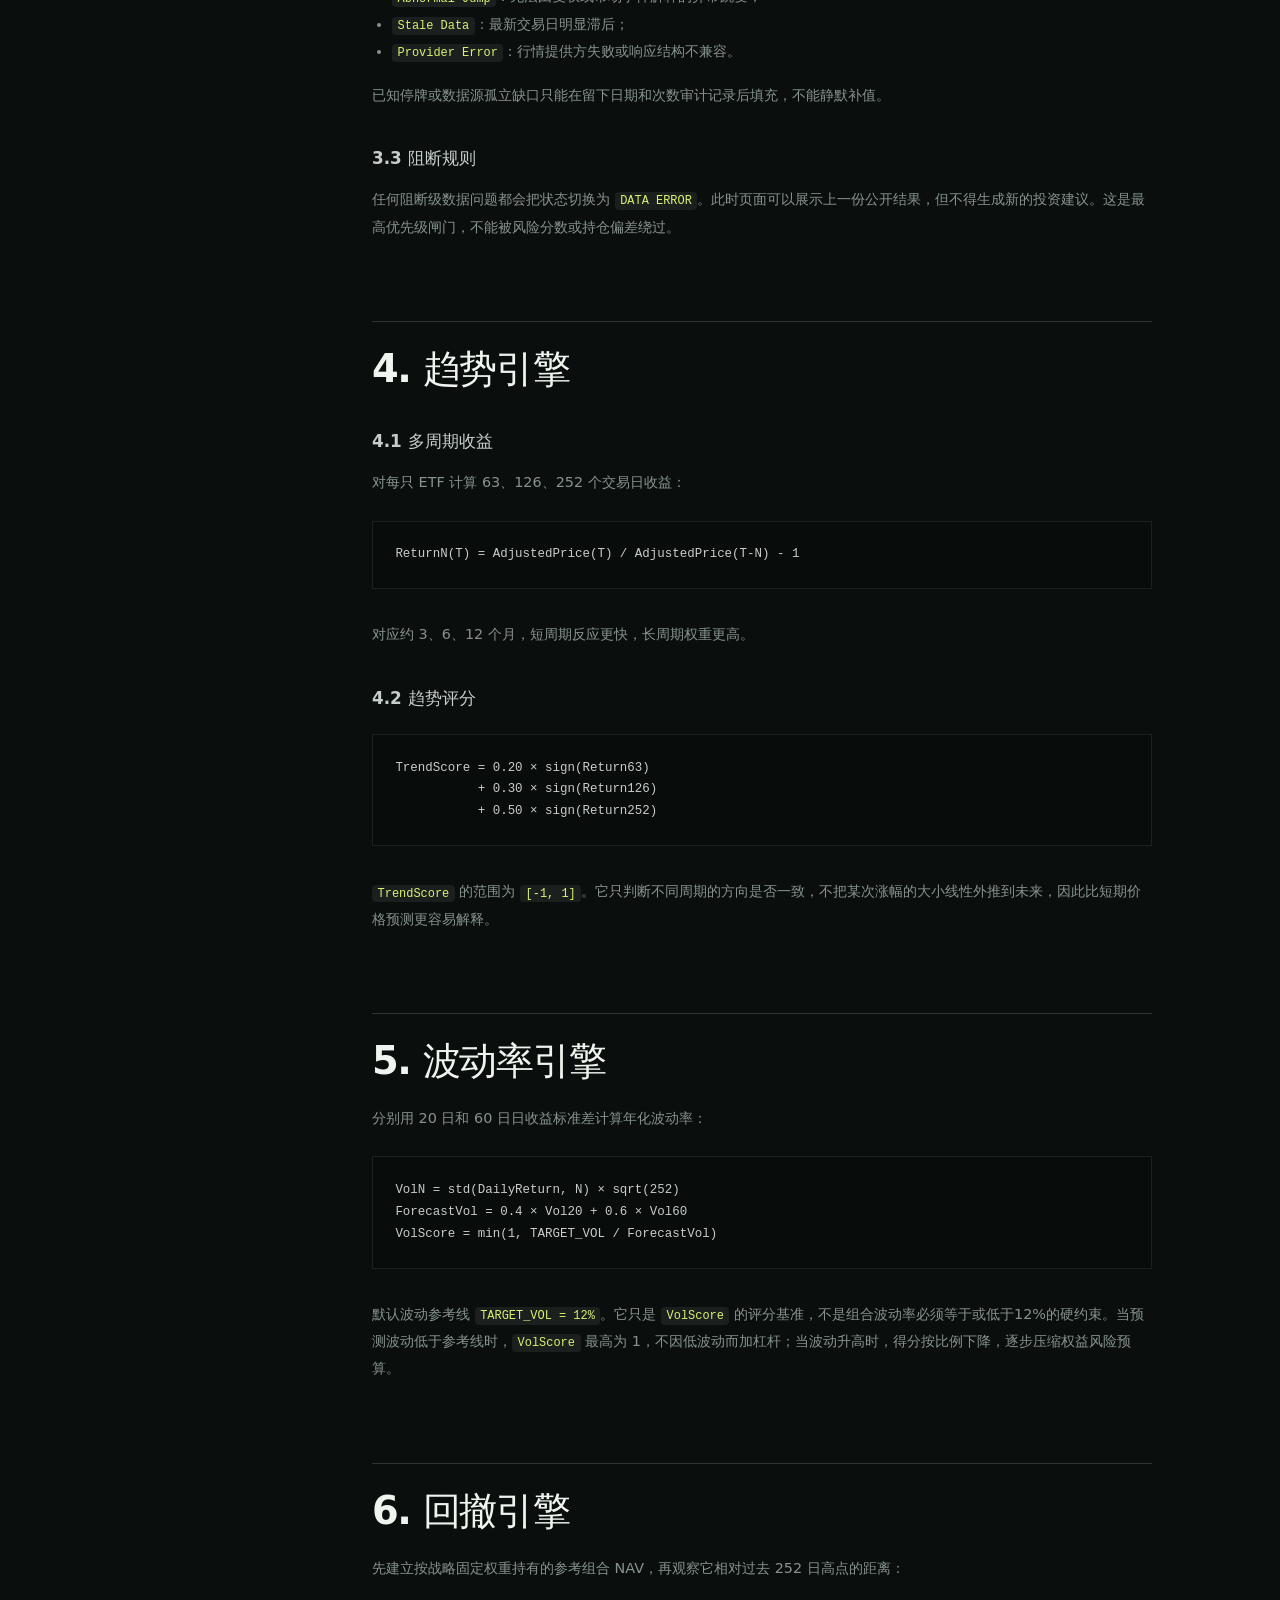
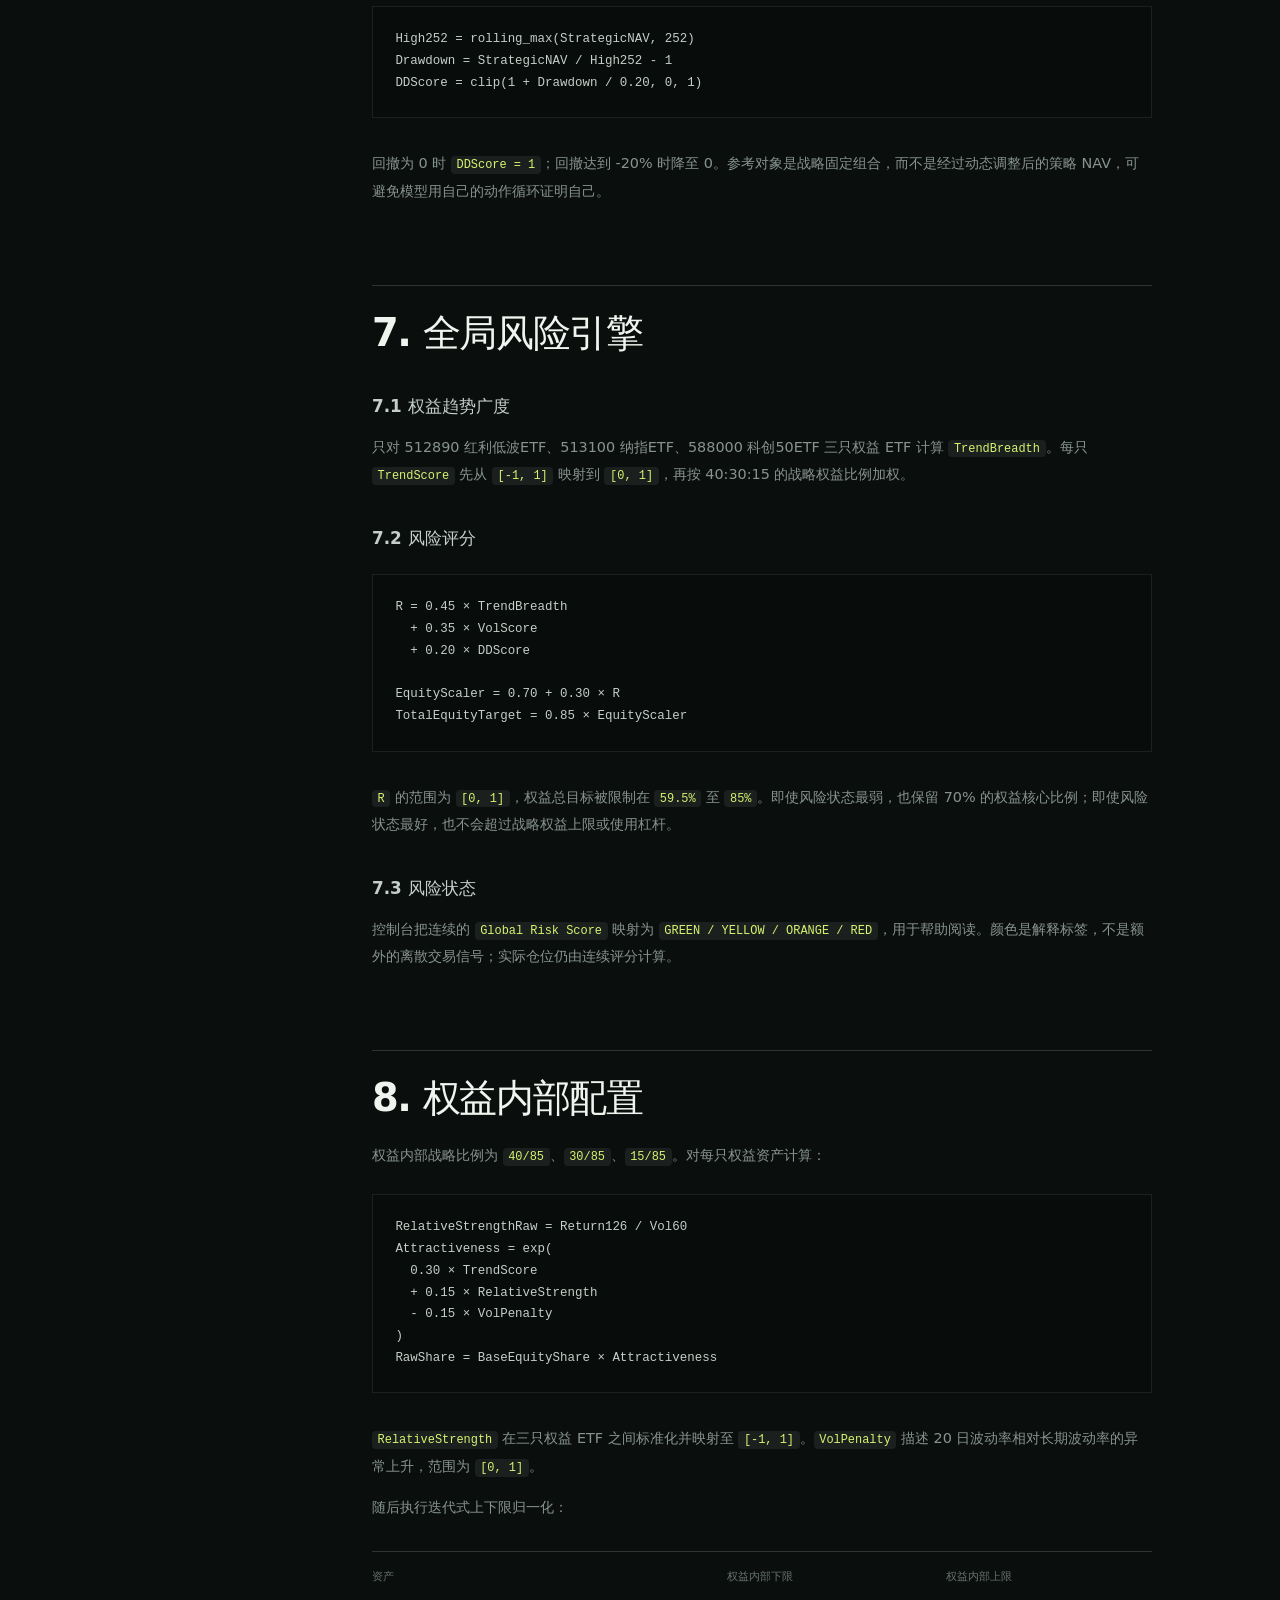
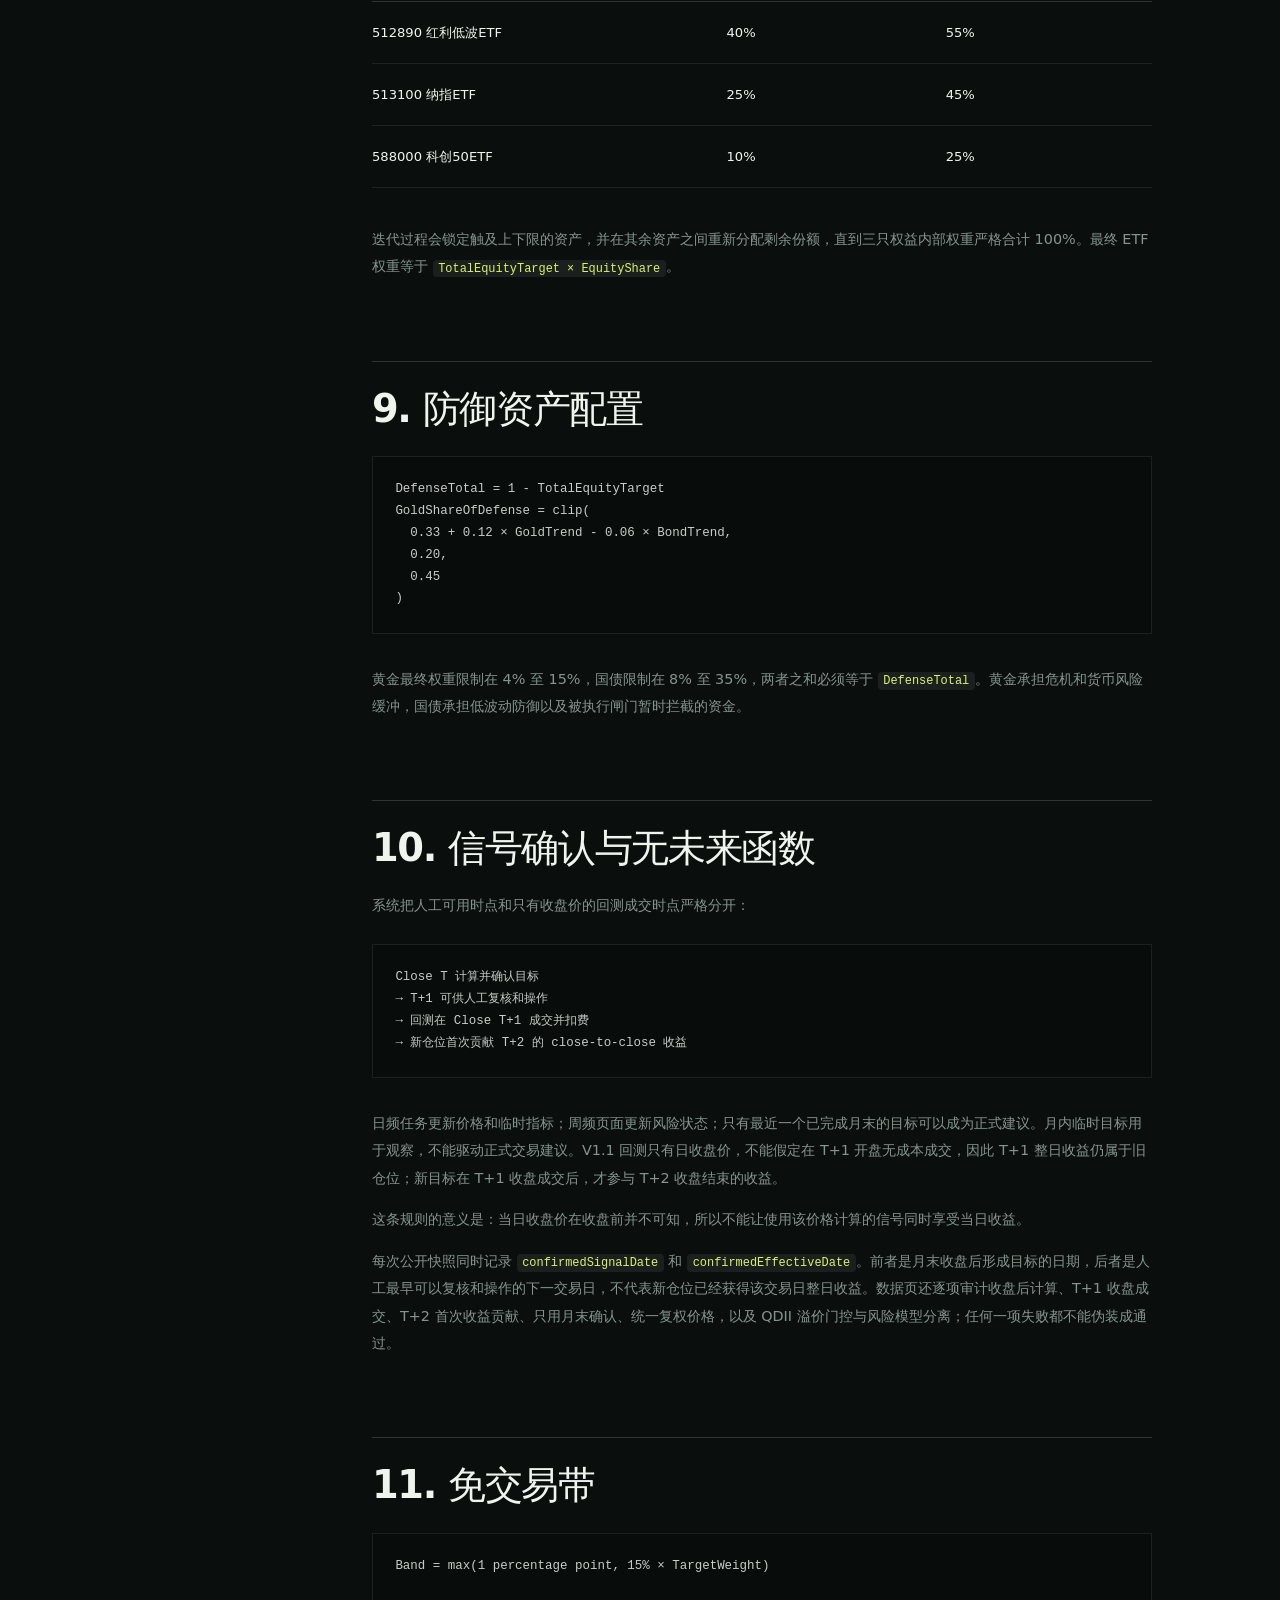
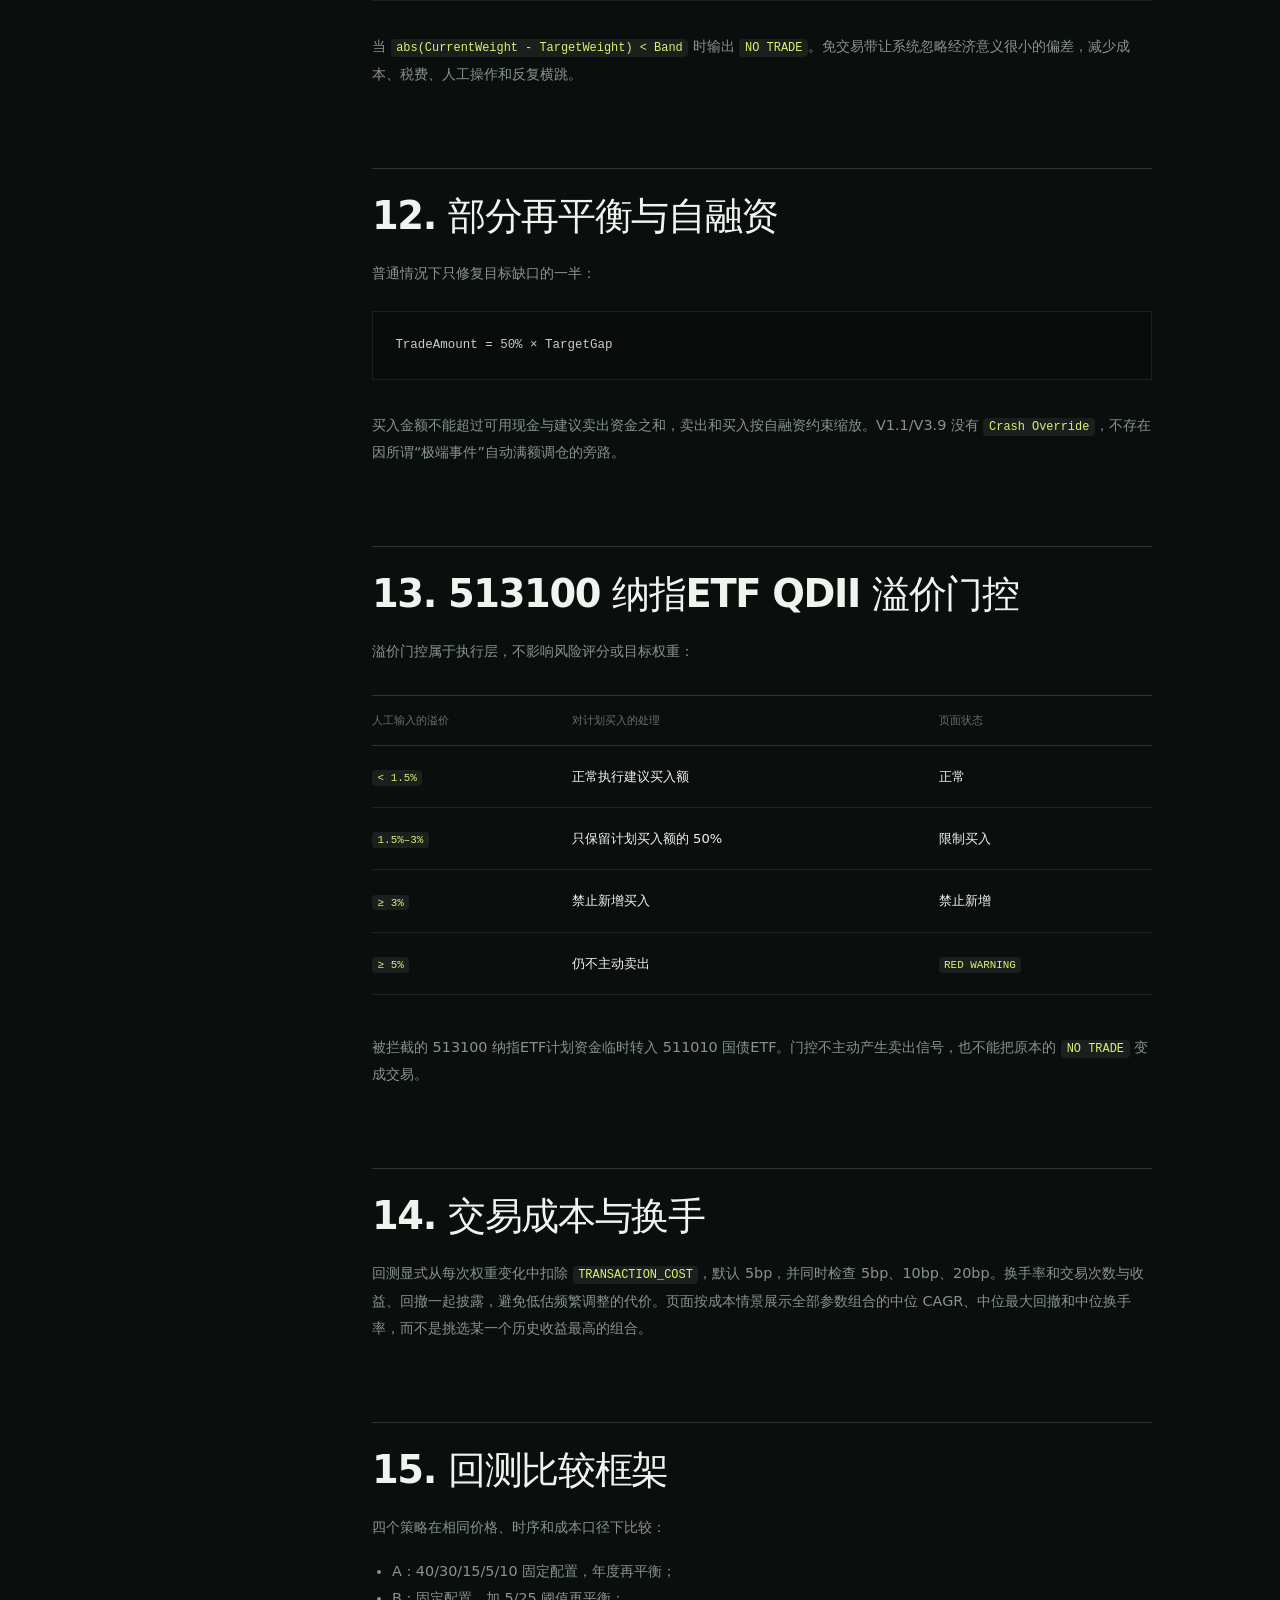
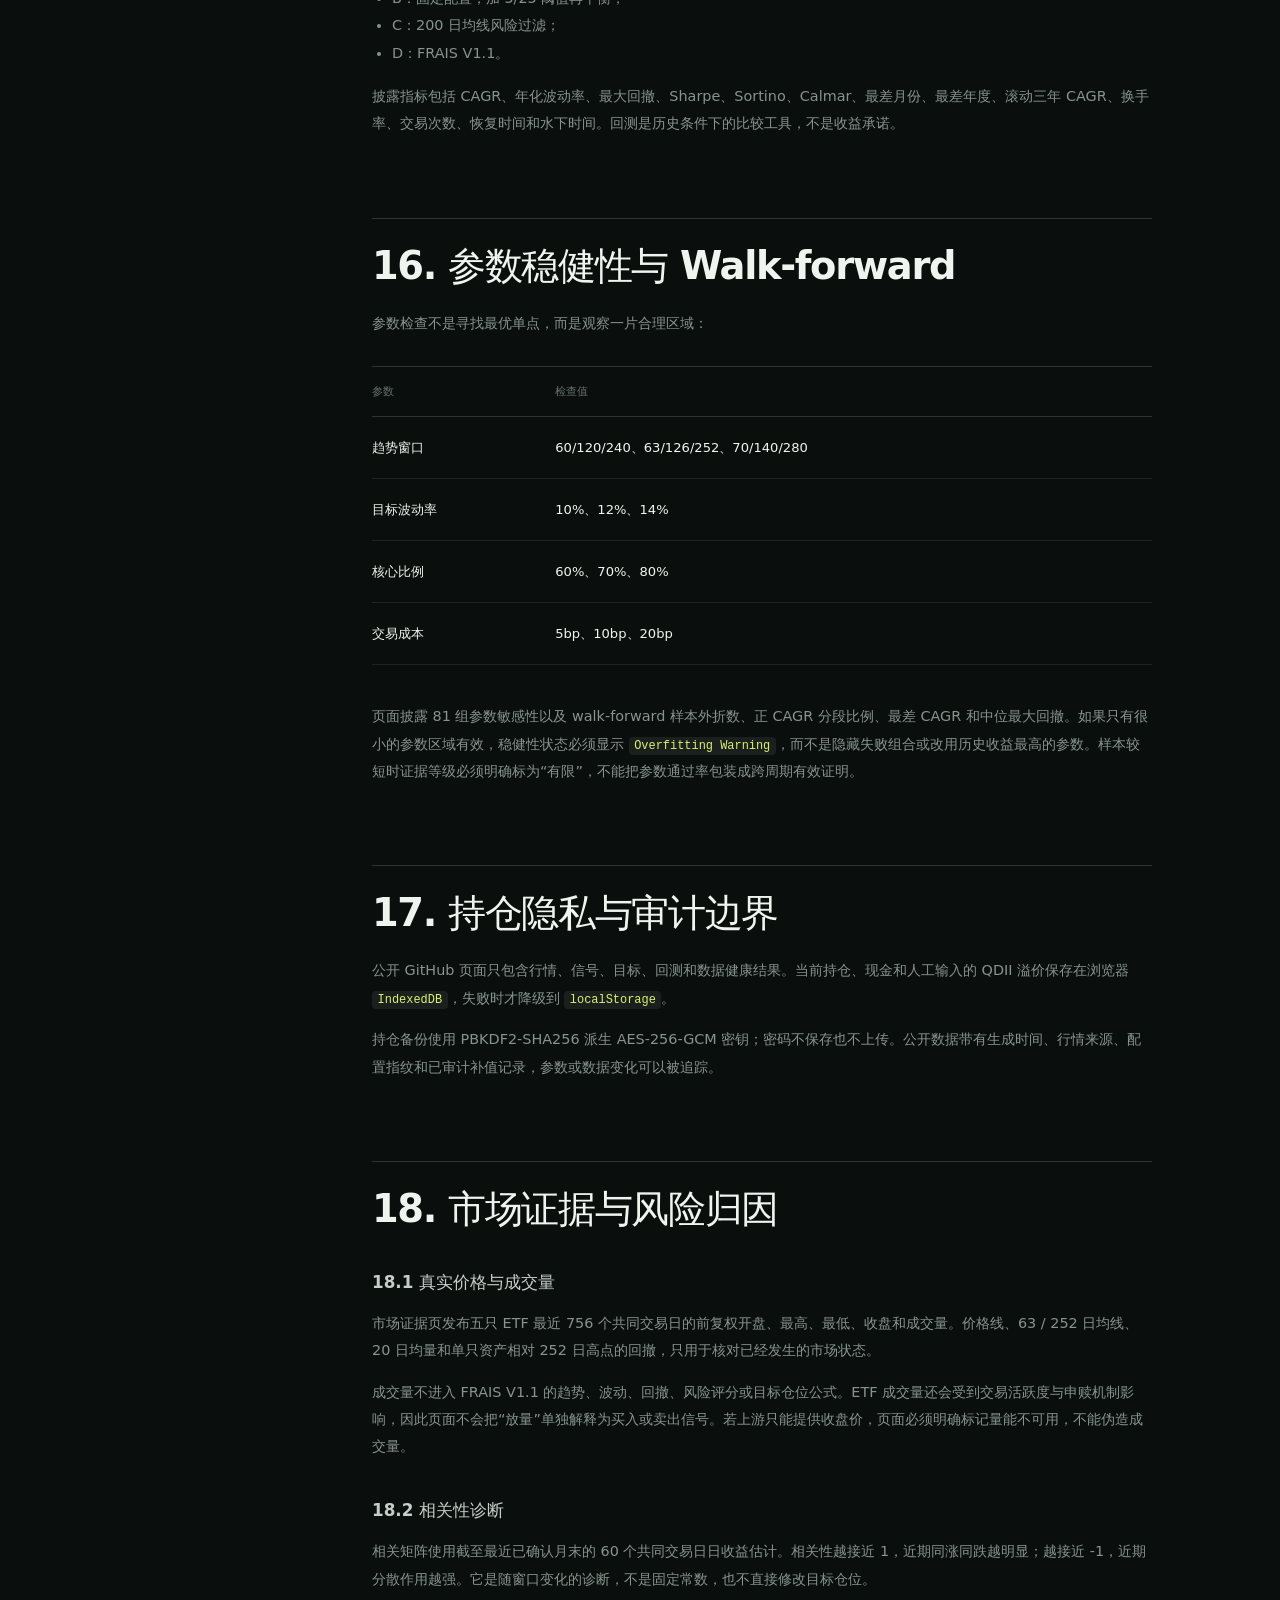
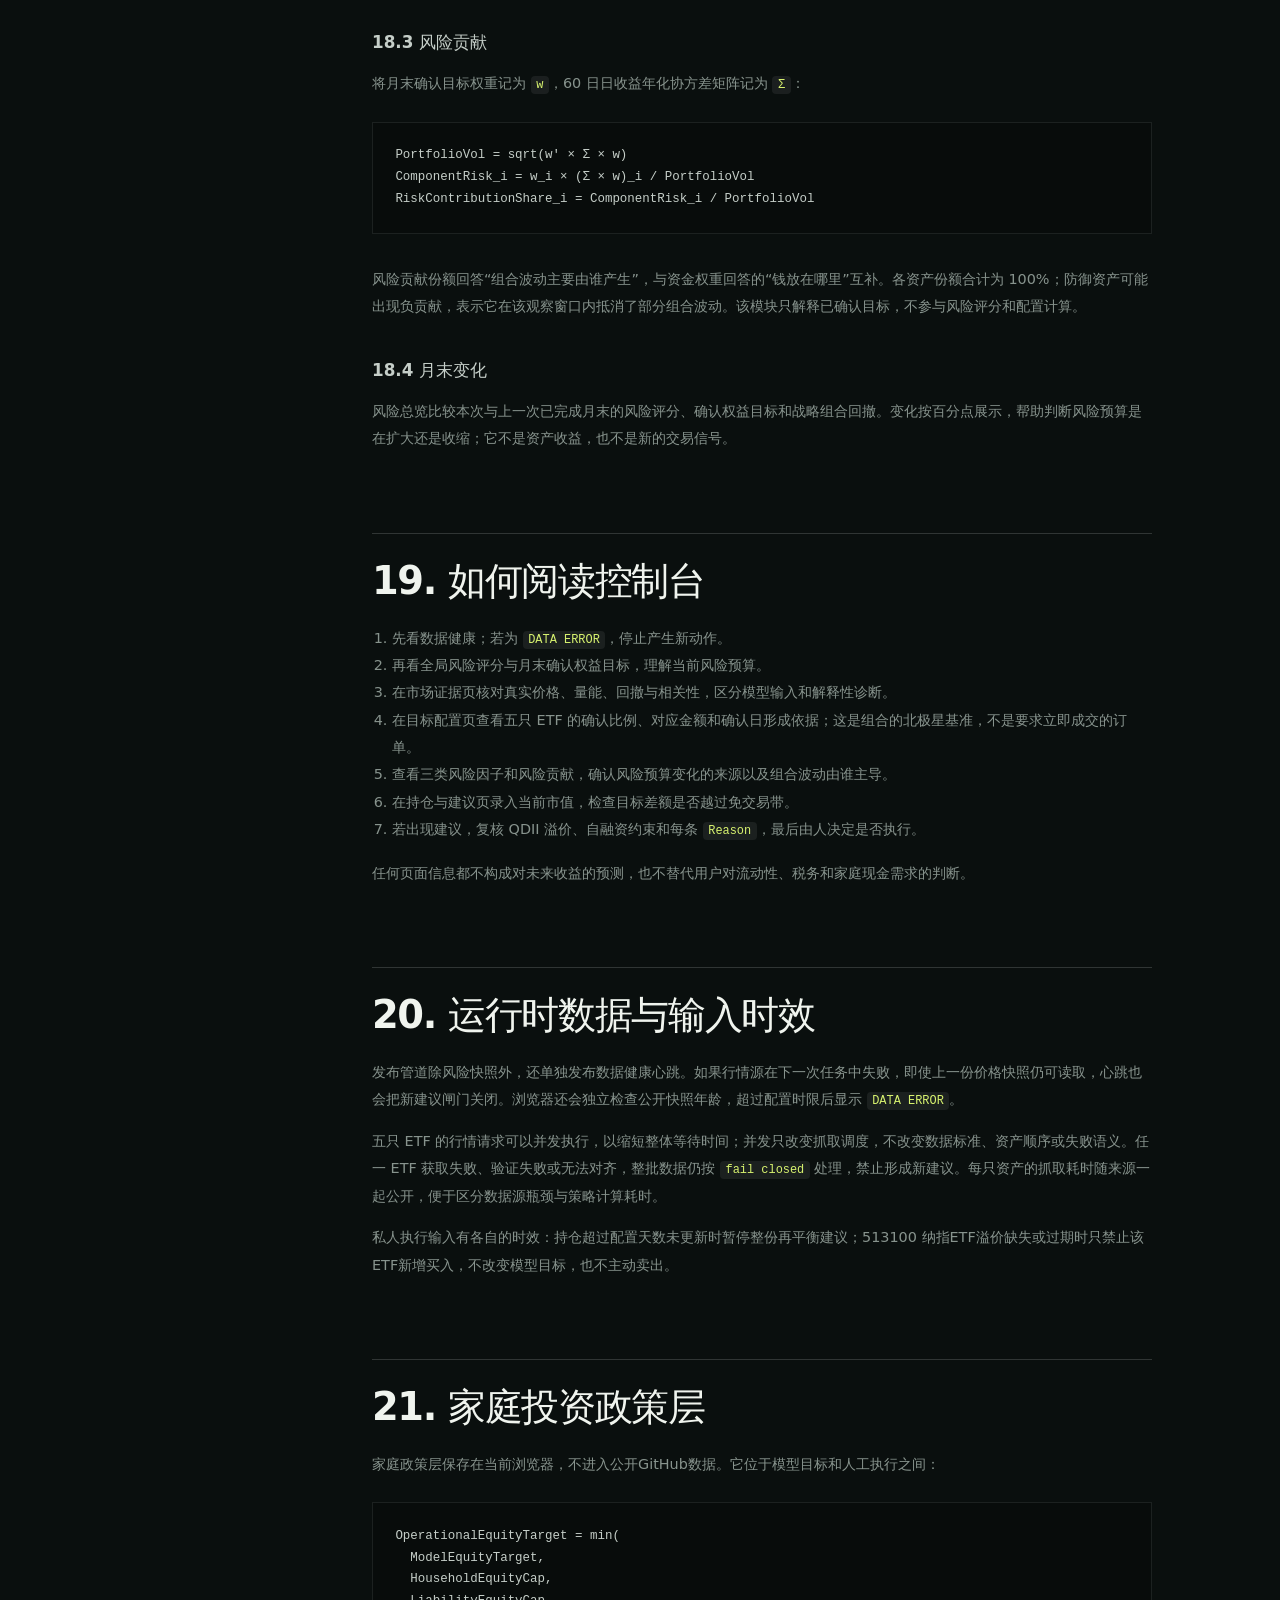
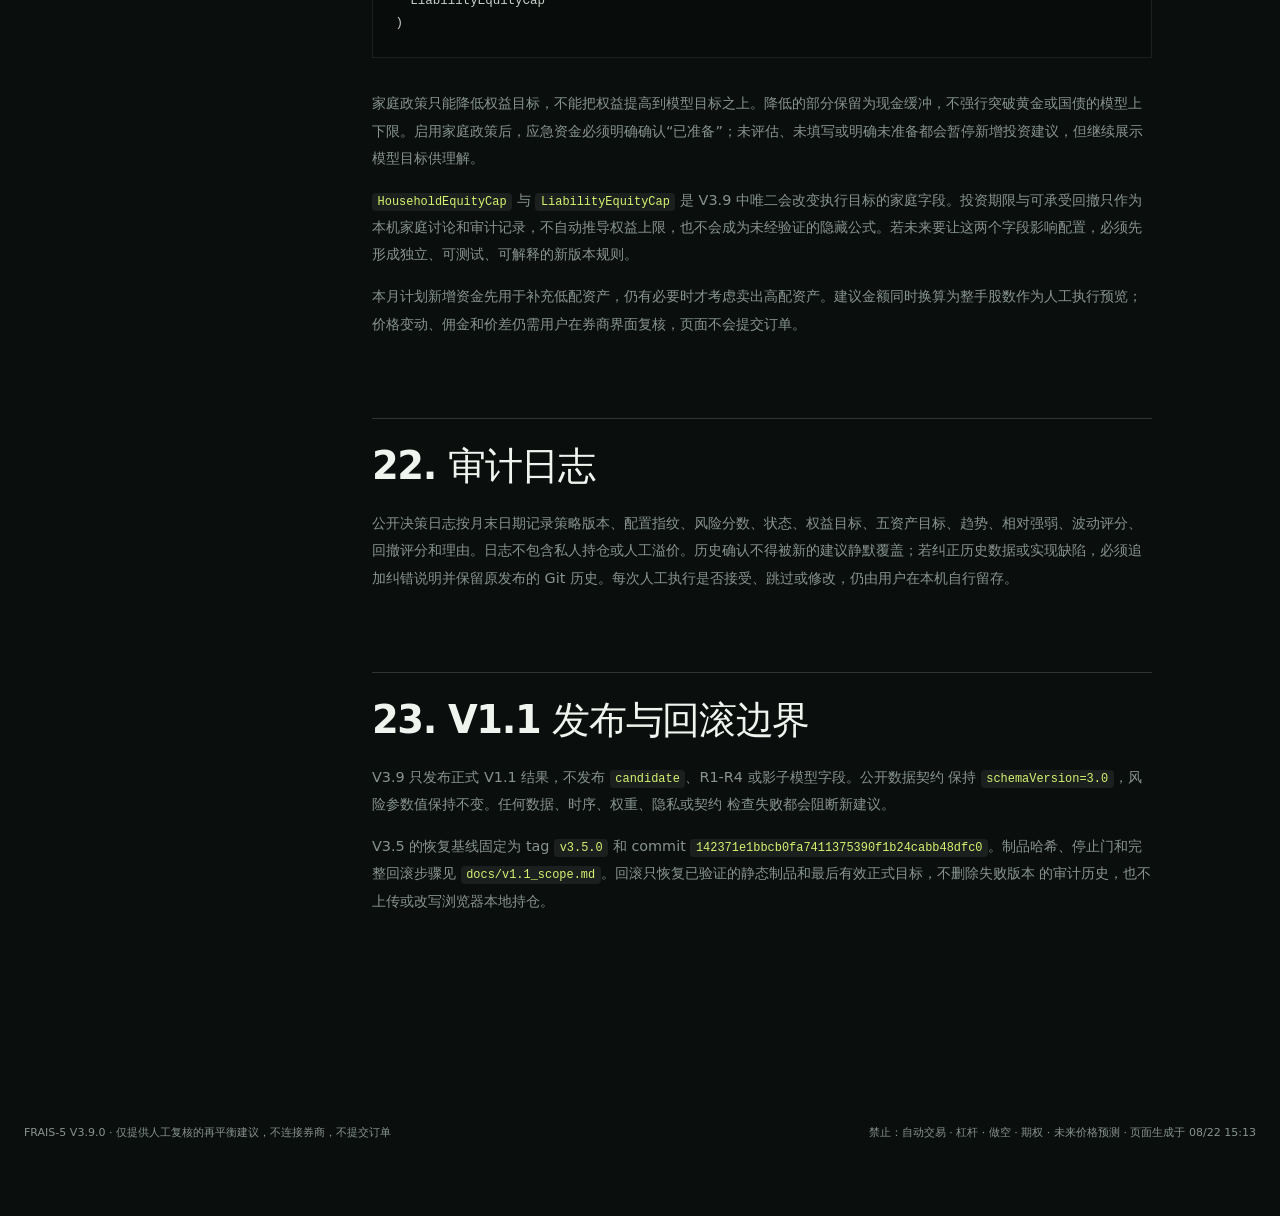
<file: model/index.html>
<!doctype html>
<html lang="zh-CN">
  <head>
    <meta charset="UTF-8" />
    <meta name="viewport" content="width=device-width, initial-scale=1.0" />
    <meta name="color-scheme" content="dark" />
    <meta name="theme-color" content="#0a0f0e" />
    <meta name="description" content="FRAIS-5 风险封控模型的完整中文解读、公式、边界与失效处理。" />
    <link rel="icon" href="data:image/svg+xml,%3Csvg xmlns='http://www.w3.org/2000/svg' viewBox='0 0 64 64'%3E%3Crect width='64' height='64' rx='16' fill='%230a0f0e'/%3E%3Cpath d='M16 16h33v8H25v8h20v8H25v16h-9z' fill='%23d7f26f'/%3E%3C/svg%3E" />
    <title>风控模型 · FRAIS-5</title>
    <script type="module" crossorigin src="../assets/main-BdGz_Hta.js"></script>
    <link rel="stylesheet" crossorigin href="../assets/main-DfcuwRWG.css">
  </head>
  <body data-page="model" data-root="../">
    <a class="skip-link" href="#main">跳到主要内容</a>
    <div id="app" aria-busy="true"><div class="boot-screen"><span>F5</span><p>正在载入模型文档…</p></div></div>
  </body>
</html>
</file>
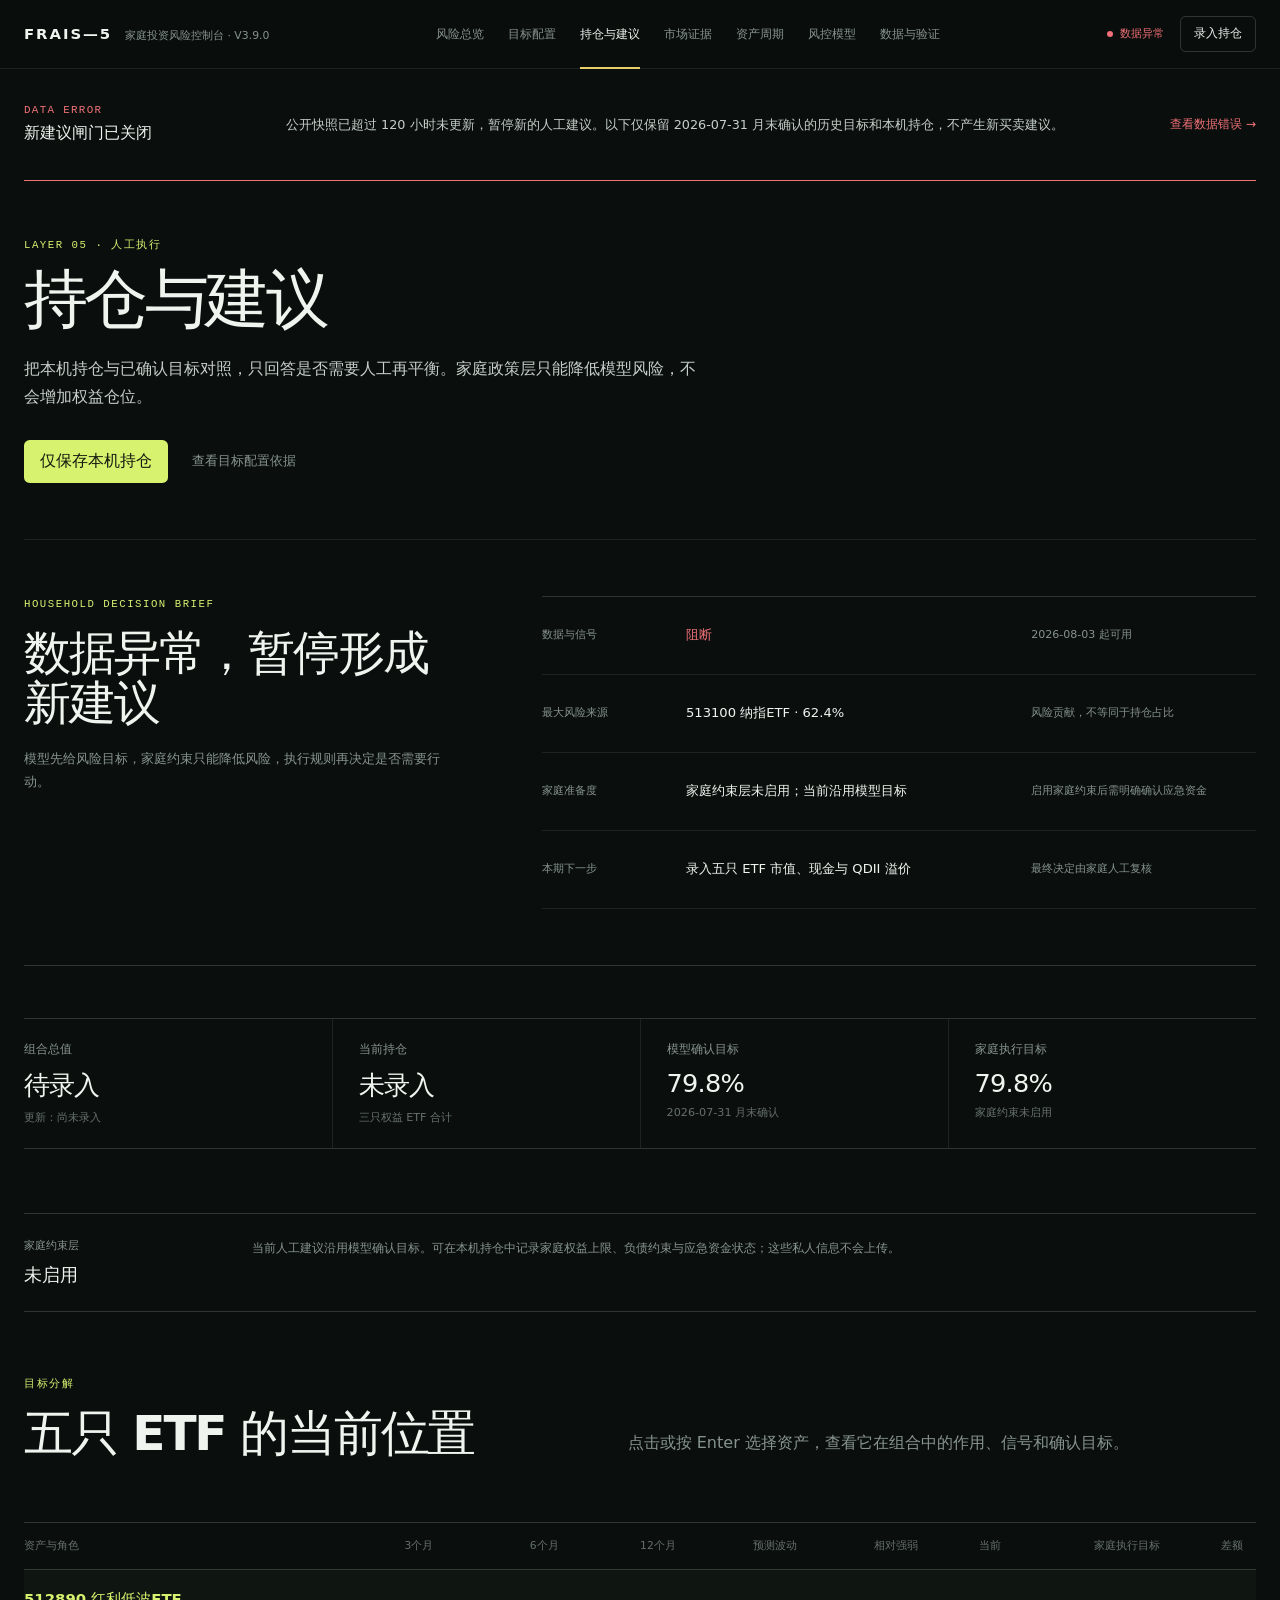
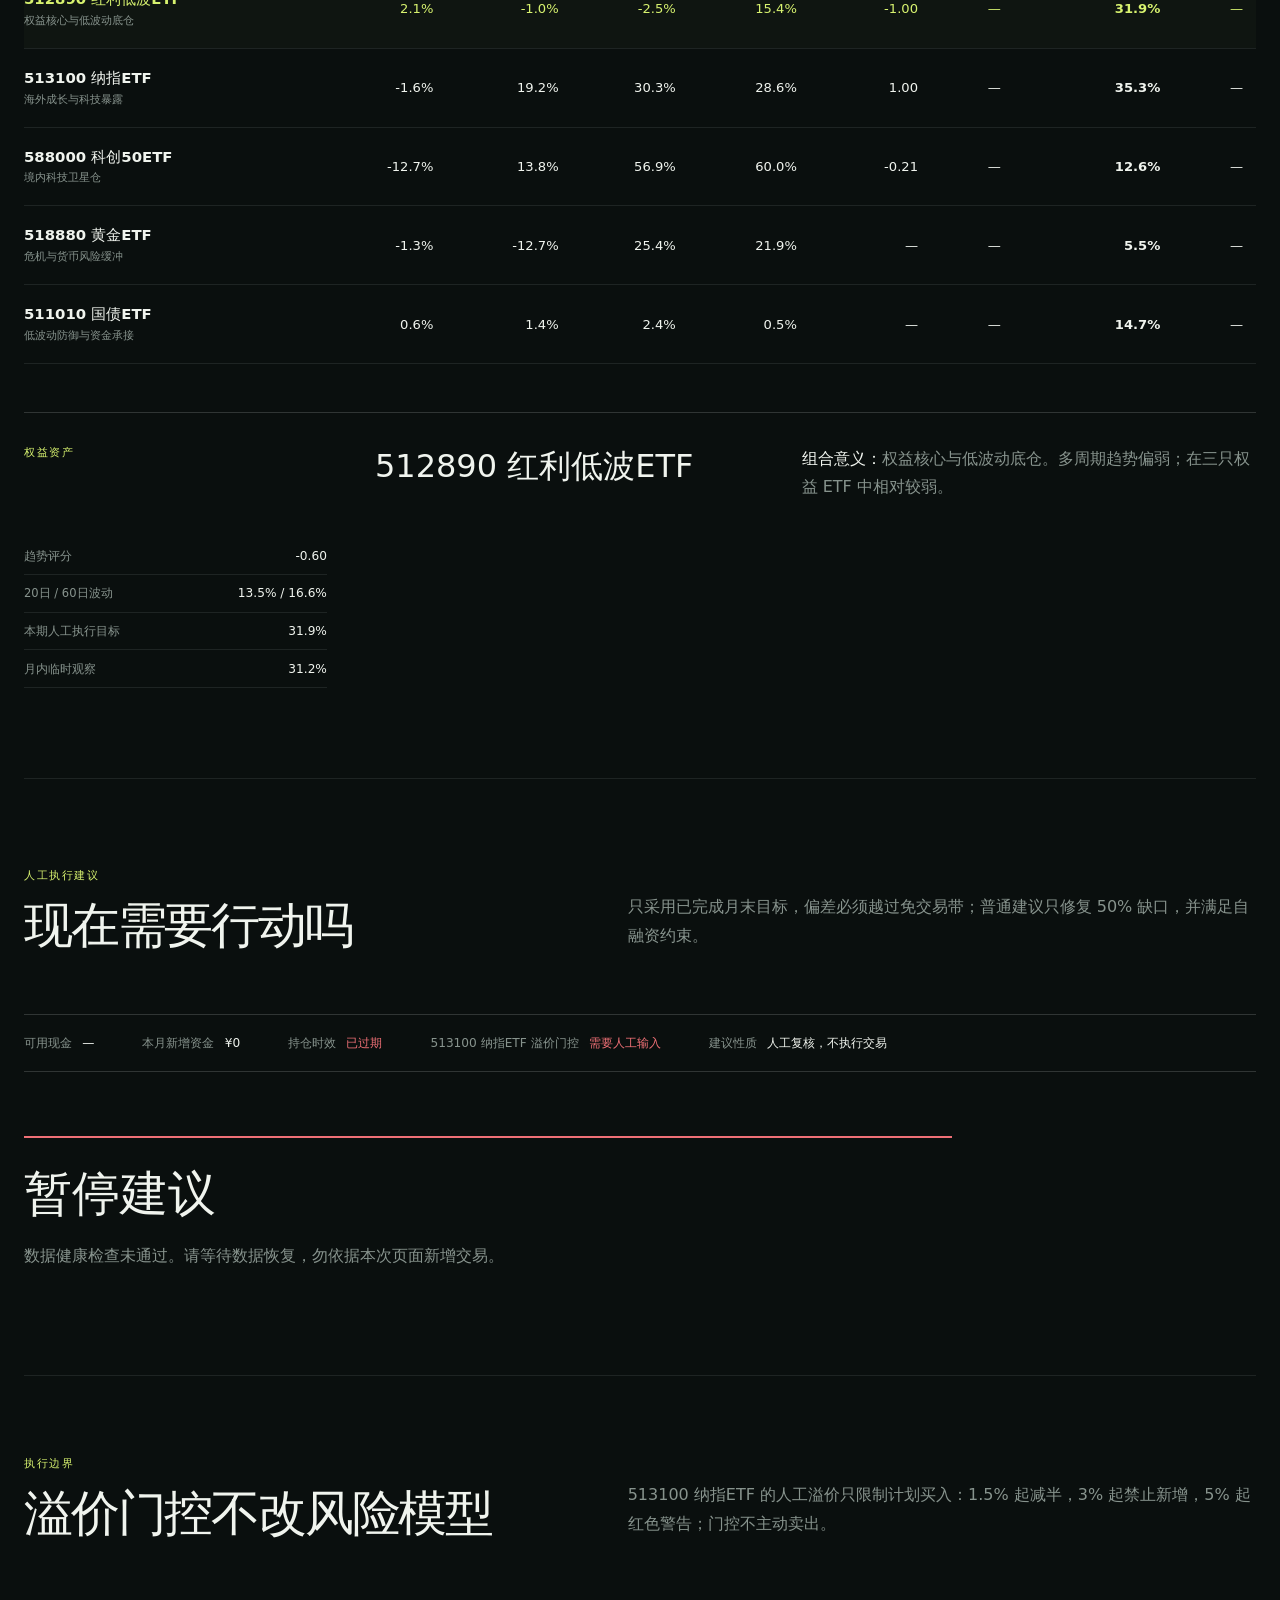
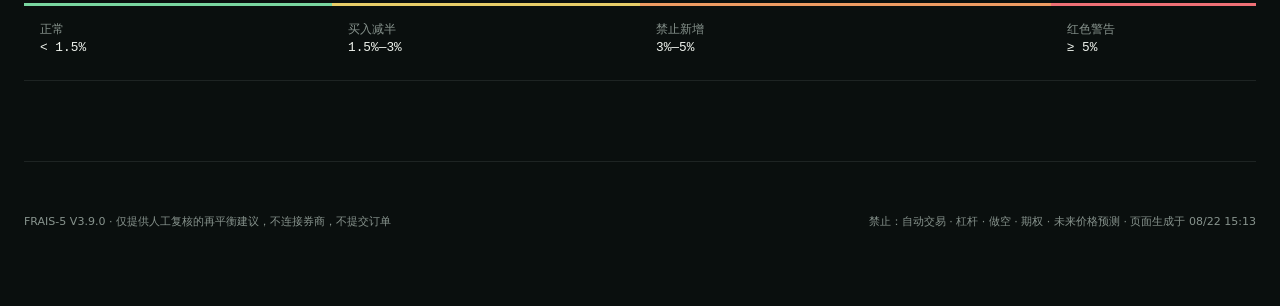
<file: portfolio/index.html>
<!doctype html>
<html lang="zh-CN">
  <head>
    <meta charset="UTF-8" />
    <meta name="viewport" content="width=device-width, initial-scale=1.0" />
    <meta name="color-scheme" content="dark" />
    <meta name="theme-color" content="#0a0f0e" />
    <meta name="description" content="FRAIS-5 持仓、目标与人工再平衡建议。持仓只保存在当前浏览器。" />
    <link rel="icon" href="data:image/svg+xml,%3Csvg xmlns='http://www.w3.org/2000/svg' viewBox='0 0 64 64'%3E%3Crect width='64' height='64' rx='16' fill='%230a0f0e'/%3E%3Cpath d='M16 16h33v8H25v8h20v8H25v16h-9z' fill='%23d7f26f'/%3E%3C/svg%3E" />
    <title>持仓与建议 · FRAIS-5</title>
    <script type="module" crossorigin src="../assets/main-BdGz_Hta.js"></script>
    <link rel="stylesheet" crossorigin href="../assets/main-DfcuwRWG.css">
  </head>
  <body data-page="portfolio" data-root="../">
    <a class="skip-link" href="#main">跳到主要内容</a>
    <div id="app" aria-busy="true"><div class="boot-screen"><span>F5</span><p>正在读取本机持仓…</p></div></div>
  </body>
</html>
</file>
<file: assets/main-DfcuwRWG.css>
:root{--lightningcss-light: ;--lightningcss-dark:initial;color-scheme:dark;--bg:#0a0f0e;--surface:#111816;--surface-2:#17201d;--ink:#f0f4ee;--soft:#c5cec8;--muted:#87938d;--faint:#66706b;--line:#e9f3ec17;--line-strong:#e9f3ec2b;--accent:#d7f26f;--positive:#79d6a0;--negative:#ef7076;--warning:#e8cd68;--content:1320px;background:var(--bg);color:var(--ink);font-synthesis:none;text-rendering:optimizelegibility;font-family:-apple-system,BlinkMacSystemFont,PingFang SC,Microsoft YaHei,system-ui,sans-serif}*{box-sizing:border-box}html{scroll-behavior:smooth;scroll-padding-top:92px}body{background:var(--bg);min-width:320px;color:var(--ink);margin:0}button,input{color:inherit;font:inherit}a{color:inherit}button:focus-visible,a:focus-visible,input:focus-visible,select:focus-visible,summary:focus-visible{outline:2px solid var(--accent);outline-offset:3px}.skip-link{z-index:100;background:var(--accent);color:#12180f;padding:.7rem 1rem;text-decoration:none;position:fixed;top:-4rem;left:1rem}.skip-link:focus{top:1rem}.visually-hidden{clip:rect(0, 0, 0, 0)!important;white-space:nowrap!important;border:0!important;width:1px!important;height:1px!important;margin:-1px!important;padding:0!important;position:absolute!important;overflow:hidden!important}.boot-screen,.fatal{text-align:center;place-content:center;justify-items:center;gap:1.2rem;min-height:100svh;padding:2rem;display:grid}.boot-screen span{border:1px solid var(--line-strong);width:5rem;height:5rem;color:var(--accent);border-radius:50%;place-items:center;font:500 1.1rem/1 IBM Plex Mono,monospace;animation:1.8s ease-in-out infinite pulse;display:grid}.boot-screen p,.fatal p{color:var(--muted)}.fatal h1{letter-spacing:-.06em;max-width:700px;margin:0;font-size:clamp(2.3rem,6vw,5rem)}.shell{--regime:var(--warning);min-height:100svh}.topbar{z-index:20;border-bottom:1px solid var(--line);-webkit-backdrop-filter:blur(18px);backdrop-filter:blur(18px);background:#0a0f0ee8;position:sticky;top:0}.topbar-inner{width:min(var(--content), calc(100% - 48px));grid-template-columns:auto 1fr auto;align-items:center;gap:clamp(1.5rem,4vw,4rem);min-height:68px;margin:0 auto;display:grid}.brand{white-space:nowrap;align-items:baseline;gap:.8rem;text-decoration:none;display:flex}.brand b{letter-spacing:.13em;font-size:.93rem}.brand span{color:var(--muted);font-size:.68rem}.page-nav{justify-content:center;align-items:stretch;gap:1.5rem;height:68px;display:flex}.page-nav a{color:var(--muted);white-space:nowrap;align-items:center;font-size:.76rem;text-decoration:none;transition:color .18s;display:flex;position:relative}.page-nav a:hover,.page-nav a[aria-current=page]{color:var(--ink)}.page-nav a[aria-current=page]:after{content:"";background:var(--regime);height:2px;position:absolute;bottom:-1px;left:0;right:0}.nav-short{display:none}.top-actions{white-space:nowrap;align-items:center;gap:1rem;display:flex}.data-stamp{color:var(--muted);align-items:center;gap:.45rem;font:.66rem/1 IBM Plex Mono,monospace;display:flex}.data-stamp i{background:currentColor;border-radius:50%;width:.4rem;height:.4rem}.data-stamp.data-good{color:var(--positive)}.data-stamp.data-bad{color:var(--negative)}.quiet-button,.primary,.secondary,.text-button,.danger-link{cursor:pointer;border:0;transition:transform .18s,border-color .18s,background .18s,color .18s}.quiet-button{border:1px solid var(--line-strong);background:0 0;border-radius:.35rem;padding:.55rem .8rem;font-size:.74rem}.quiet-button:hover,.secondary:hover{border-color:var(--accent);background:#d7f26f0f}.quiet-button:active,.primary:active,.secondary:active{transform:scale(.98)}main,footer{width:min(var(--content), calc(100% - 48px));margin:0 auto}.data-error-banner{border-bottom:1px solid var(--negative);grid-template-columns:230px 1fr auto;align-items:center;gap:2rem;min-height:112px;padding:1.5rem 0;display:grid}.data-error-banner span,.data-error-banner strong{display:block}.data-error-banner span{color:var(--negative);letter-spacing:.12em;font:500 .68rem/1 IBM Plex Mono,monospace}.data-error-banner strong{margin-top:.5rem;font-size:1rem}.data-error-banner p{color:var(--soft);margin:0;font-size:.8rem;line-height:1.7}.data-error-banner a{color:var(--negative);white-space:nowrap;font-size:.76rem;text-decoration:none}.risk-hero{border-bottom:1px solid var(--line);grid-template-columns:1.15fr .85fr;align-items:center;gap:clamp(3rem,8vw,8rem);min-height:540px;padding:4rem 0;display:grid;position:relative}.risk-hero:before{content:"";z-index:-1;background:color-mix(in srgb, var(--regime) 10%, transparent);filter:blur(100px);pointer-events:none;border-radius:50%;width:32rem;height:32rem;position:absolute;top:8%;right:2%}.eyebrow{color:var(--accent);letter-spacing:.14em;text-transform:uppercase;margin:0 0 1rem;font:500 .67rem/1.5 IBM Plex Mono,monospace}.risk-hero-label{color:var(--muted);font-size:.82rem;display:block}.risk-hero h1{color:var(--regime);letter-spacing:-.075em;margin:.7rem 0 0;font-size:clamp(4.7rem,8vw,6rem);font-weight:560;line-height:.9}.risk-observation{border-left:1px solid var(--line-strong);padding-left:clamp(2rem,5vw,5rem)}.risk-observation h2{letter-spacing:-.06em;margin:0;font-size:clamp(2.4rem,5vw,4.25rem);font-weight:560;line-height:.95}.risk-observation h2 span{color:var(--regime);letter-spacing:0;margin-top:.9rem;font-size:.32em;display:block}.lead{max-width:42rem;color:var(--soft);margin:2.2rem 0 0;font-size:clamp(1rem,1.7vw,1.28rem);line-height:1.8}.signal-stamp{color:var(--muted);align-items:center;gap:.8rem;margin-top:2rem;font-size:.78rem;display:flex}.signal-stamp i{background:var(--regime);width:.55rem;height:.55rem;box-shadow:0 0 0 .3rem color-mix(in srgb, var(--regime) 15%, transparent);border-radius:50%}.signal-stamp strong{color:var(--ink);font-weight:500}.score{aspect-ratio:1;justify-self:center;place-items:center;width:min(28vw,320px);display:grid;position:relative}.score-ring{background:conic-gradient(var(--regime) calc(var(--score) * 1%), #ffffff12 0);border-radius:50%;transition:background .5s;position:absolute;inset:0;transform:rotate(-90deg);-webkit-mask:radial-gradient(circle,#0000 0 58%,#000 59%);mask:radial-gradient(circle,#0000 0 58%,#000 59%)}.score>div:last-child{text-align:center;gap:.65rem;display:grid}.score strong{letter-spacing:-.07em;font-size:clamp(3.6rem,7vw,6.4rem);font-weight:500;line-height:1}.score span{color:var(--muted);letter-spacing:.08em;font:.68rem/1.3 IBM Plex Mono,monospace}.compact-score{justify-self:start;width:min(18vw,180px);margin-top:2rem}.compact-score strong{font-size:clamp(2.5rem,4vw,3.8rem)}.status-rail{border-bottom:1px solid var(--line-strong);grid-template-columns:repeat(4,1fr);display:grid}.status-rail>div{min-width:0;padding:1.3rem 1.5rem}.status-rail>div:first-child{padding-left:0}.status-rail>div+div{border-left:1px solid var(--line)}.status-rail span,.status-rail small{color:var(--muted);font-size:.68rem;display:block}.status-rail strong{margin:.5rem 0 .35rem;font-size:1.2rem;font-weight:530;display:block}.page-intro{border-bottom:1px solid var(--line);flex-direction:column;justify-content:center;align-items:flex-start;min-height:300px;padding:3.5rem 0;display:flex}.page-intro h1{letter-spacing:-.055em;max-width:900px;margin:0;font-size:clamp(3rem,5vw,4.5rem);font-weight:600;line-height:.94}.page-intro>p:not(.eyebrow){max-width:680px;color:var(--soft);margin:1.6rem 0 0;font-size:1rem;line-height:1.75}.page-intro>.primary{margin-top:2rem}.page-intro>.page-links{margin-top:1.8rem}.model-intro{min-height:420px}.section{border-bottom:1px solid var(--line);padding:clamp(4.5rem,7vw,6rem) 0}.section.first{padding-top:3.25rem}.section.compact{padding-top:5rem;padding-bottom:5rem}.section-head{grid-template-columns:minmax(0,.9fr) minmax(330px,1.1fr);align-items:end;gap:clamp(2rem,7vw,7rem);margin-bottom:4rem;display:grid}.section-head h2{letter-spacing:-.045em;max-width:46rem;margin:0;font-size:clamp(2.15rem,3.8vw,3.65rem);font-weight:550;line-height:1.03}.section-head>p{max-width:48rem;color:var(--muted);margin:0;line-height:1.8}.factor-list{border-top:1px solid var(--line-strong)}.factor{border-bottom:1px solid var(--line);grid-template-columns:5rem minmax(260px,.85fr) minmax(320px,1.15fr);align-items:center;gap:2.4rem;min-height:9.5rem;display:grid}.factor-index{color:var(--accent);font:500 .8rem/1 IBM Plex Mono,monospace}.factor-title{justify-content:space-between;align-items:baseline;gap:1rem;display:flex}.factor-title h3{margin:0;font-size:1.08rem;font-weight:550}.factor-title strong{font-size:1.65rem;font-weight:500}.track{background:#ffffff12;height:3px;margin-top:1rem}.track i{background:var(--regime);height:100%;transition:width .7s cubic-bezier(.2,.8,.2,1);display:block}.factor-score>span{color:var(--faint);margin-top:.45rem;font:.64rem/1.3 IBM Plex Mono,monospace;display:block}.factor-score .track{margin-top:.55rem}.factor>p{color:var(--muted);font-size:.86rem;line-height:1.7}.factor>p strong{color:var(--soft);font-weight:500}.history-band{grid-template-columns:190px 1fr;align-items:end;gap:3rem;min-height:260px;margin-top:4rem;display:grid}.history-band span{color:var(--muted);font-size:.75rem;display:block}.history-band strong{margin-top:.6rem;font-size:2.5rem;font-weight:500;display:block}.history-band small{color:var(--faint);margin-top:.5rem;display:block}.sparkline{width:100%;height:190px;display:block;overflow:visible}.sparkline path{fill:none;stroke:var(--regime);stroke-width:2px;vector-effect:non-scaling-stroke}.risk-delta-strip{border-top:1px solid var(--line-strong);border-bottom:1px solid var(--line-strong);grid-template-columns:repeat(4,1fr);margin-top:4rem;display:grid}.risk-delta-strip>div{min-width:0;padding:1.4rem 1.5rem}.risk-delta-strip>div:first-child{padding-left:0}.risk-delta-strip>div+div{border-left:1px solid var(--line)}.risk-delta-strip span{color:var(--muted);font-size:.72rem;display:block}.risk-delta-strip strong{letter-spacing:-.03em;margin-top:.6rem;font-size:1.45rem;font-weight:520;display:block}.risk-delta-strip small{color:var(--faint);margin-top:.4rem;font-size:.67rem;line-height:1.4;display:block}.risk-concentration{border-top:1px solid var(--line-strong);border-bottom:1px solid var(--line-strong);grid-template-columns:minmax(300px,.8fr) minmax(420px,1.2fr) auto;align-items:center;gap:clamp(2rem,5vw,5rem);min-height:132px;margin-bottom:3rem;padding:1.5rem 0;display:grid}.risk-concentration span,.risk-concentration strong{display:block}.risk-concentration span{color:var(--warning);letter-spacing:.12em;font:500 .68rem/1 IBM Plex Mono,monospace}.risk-concentration strong{max-width:34rem;margin-top:.55rem;font-size:1.2rem;font-weight:550;line-height:1.4}.risk-concentration p{color:var(--muted);margin:0;font-size:.78rem;line-height:1.75}.risk-concentration small{max-width:150px;color:var(--faint);font-size:.67rem;line-height:1.55}.risk-ownership{grid-template-columns:minmax(280px,.75fr) minmax(480px,1.25fr);align-items:start;gap:clamp(3rem,7vw,7rem);display:grid}.risk-ownership-summary h3{letter-spacing:-.04em;max-width:26rem;margin:0;font-size:clamp(1.8rem,3.2vw,3rem);font-weight:550;line-height:1.1}.risk-ownership-summary>p:not(.eyebrow){max-width:34rem;color:var(--muted);font-size:.84rem;line-height:1.8}.risk-ownership-summary dl{grid-template-columns:1fr 1fr;gap:1rem;margin:2rem 0 0;display:grid}.risk-ownership-summary dl div{border-top:1px solid var(--line);padding-top:.8rem}.risk-ownership-summary dt{color:var(--faint);font-size:.68rem}.risk-ownership-summary dd{margin:.45rem 0 0;font-size:1.25rem}.risk-owner-list{border-top:1px solid var(--line)}.risk-owner{border-bottom:1px solid var(--line);grid-template-columns:minmax(120px,.55fr) minmax(260px,1.45fr) 76px;align-items:center;gap:1.2rem;min-height:92px;display:grid}.risk-owner-name strong{font-size:.81rem;font-weight:540;display:block}.risk-owner-name small{color:var(--faint);margin-top:.3rem;font:.62rem/1.3 IBM Plex Mono,monospace;display:block}.risk-owner-scales{gap:.65rem;display:grid}.risk-owner-scales>div{grid-template-columns:82px 1fr;align-items:center;gap:.7rem;display:grid}.risk-owner-scales span{color:var(--faint);font:.62rem/1.2 IBM Plex Mono,monospace}.risk-owner-value{text-align:right;font-size:.8rem;font-weight:540}.risk-owner-track{background:#ffffff0f;height:4px;display:block}.risk-owner-track b{transform-origin:0;height:100%;animation:.7s cubic-bezier(.2,.8,.2,1) both grow-line;display:block}.risk-owner-track.capital b{background:var(--soft);opacity:.62}.risk-owner-track.risk b{background:var(--regime)}.risk-owner-track.diversifier b{background:var(--positive);background-image:repeating-linear-gradient(135deg,#0000 0 3px,#0a0f0e73 3px 5px)}.market-intro,.cycle-intro{min-height:340px}.cycle-section{padding-top:2.5rem}.cycle-read-guide{border-top:1px solid var(--line-strong);border-bottom:1px solid var(--line-strong);grid-template-columns:1.08fr 1.12fr 1fr 1fr 1.15fr;margin-top:2.4rem;display:grid}.cycle-read-guide>div{min-width:0;padding:1.3rem 1.2rem 1.45rem}.cycle-read-guide>div:first-child{padding-left:0}.cycle-read-guide>div+div{border-left:1px solid var(--line)}.cycle-read-guide span{color:var(--accent);font:.6rem/1 IBM Plex Mono,monospace}.cycle-read-guide strong{margin-top:.6rem;font-size:.78rem;font-weight:540;display:block}.cycle-read-guide small{color:var(--faint);margin-top:.45rem;font-size:.64rem;line-height:1.55;display:block}.cycle-controls{border-top:1px solid var(--line-strong);border-bottom:1px solid var(--line-strong);grid-template-columns:auto minmax(320px,1fr) 180px;align-items:end;gap:2rem;padding:1.2rem 0 1.5rem;display:grid}.cycle-controls span{color:var(--muted);letter-spacing:.06em;justify-content:space-between;gap:1rem;margin-bottom:.65rem;font-size:.67rem;display:flex}.cycle-controls b{color:var(--ink)}.cycle-controls input{height:2px;accent-color:var(--accent);border:0;padding:0}.cycle-controls select{padding:.48rem .6rem;font-size:.72rem}.cycle-buttons{display:flex}.cycle-buttons button{border:1px solid var(--line-strong);min-height:35px;color:var(--muted);cursor:pointer;background:0 0;padding:.45rem .75rem}.cycle-buttons button+button{border-left:0}.cycle-buttons button[aria-pressed=true]{background:var(--accent);color:#111815}.cycle-status{border-bottom:1px solid var(--line);min-height:45px;color:var(--muted);flex-wrap:wrap;align-items:center;gap:.7rem 1.4rem;font:.62rem/1.4 IBM Plex Mono,monospace;display:flex}.cycle-status strong{color:var(--ink)}.cycle-status small{color:var(--faint);margin-left:auto}.cycle-summary{border-bottom:1px solid var(--line-strong);grid-template-columns:repeat(4,1fr);display:grid}.cycle-summary>div{min-width:0;padding:1.5rem}.cycle-summary>div:first-child{padding-left:0}.cycle-summary>div+div{border-left:1px solid var(--line)}.cycle-summary span{min-height:2em;color:var(--muted);font-size:.67rem;display:block}.cycle-summary strong{letter-spacing:-.04em;margin-top:.5rem;font-size:1.8rem;font-weight:520;display:block}.cycle-summary strong small{color:var(--faint);letter-spacing:0;font-size:.75rem}.cycle-scroll{min-width:1180px;padding-top:2rem}.cycle-section{overflow:hidden}[data-cycle-board]{overflow-x:auto}.cycle-heads{grid-template-columns:repeat(7,1fr);gap:.45rem;margin-bottom:.45rem;display:grid}.cycle-heads>div{border-top:3px solid var(--cycle-color);background:color-mix(in srgb, var(--cycle-color) 10%, transparent);padding:.75rem}.cycle-heads strong{color:var(--cycle-color);font-size:1rem}.cycle-heads span{float:right;color:var(--faint);font:.65rem/1.5 IBM Plex Mono,monospace}.cycle-grid{grid-template-rows:repeat(8,132px);grid-template-columns:repeat(7,1fr);grid-auto-flow:column;gap:.45rem;display:grid}.cycle-tile{border:1px solid color-mix(in srgb, var(--cycle-color) 45%, var(--line));background:color-mix(in srgb, var(--cycle-color) 8%, var(--surface));min-width:0;padding:.7rem;transition:opacity .18s,transform .18s,border-color .18s;position:relative}.cycle-tile:hover,.cycle-tile:focus{z-index:5;border-color:var(--cycle-color);outline:0;transform:translateY(-3px)}.cycle-tile.is-pending{border-style:dashed;border-color:color-mix(in srgb, var(--cycle-color) 28%, var(--line));background:color-mix(in srgb, var(--cycle-color) 2%, var(--surface))}.cycle-tile.is-pending .cycle-no-data{opacity:.72}.cycle-tile.is-muted{opacity:.17}.cycle-tile>div{justify-content:space-between;gap:.5rem;display:flex}.cycle-tile h3{color:var(--ink);white-space:nowrap;text-overflow:ellipsis;margin:0;font-size:.72rem;font-weight:560;overflow:hidden}.cycle-tile>div>span{color:var(--muted);font:.6rem/1.2 IBM Plex Mono,monospace}.cycle-tile>small{color:var(--faint);letter-spacing:.05em;margin-top:.25rem;font:.52rem/1.2 IBM Plex Mono,monospace;display:block}.cycle-spark{width:100%;height:38px;margin-top:.25rem;display:block}.cycle-spark line{stroke:var(--line);stroke-width:.6px}.cycle-spark polyline{fill:none;stroke-width:1.6px;vector-effect:non-scaling-stroke}.cycle-no-data{height:38px;color:var(--faint);align-items:center;font-size:.55rem;display:flex}.cycle-tile>dl{grid-template-columns:1fr 1fr;gap:.5rem;margin:0;display:grid}.cycle-tile>dl div{min-width:0}.cycle-tile dt{color:var(--faint);white-space:nowrap;text-overflow:ellipsis;font-size:.52rem;overflow:hidden}.cycle-tile dd{color:var(--ink);margin:.15rem 0 0;font:.62rem/1.2 IBM Plex Mono,monospace}.cycle-tile>footer{color:var(--faint);justify-content:space-between;margin-top:.4rem;font-size:.5rem;display:flex}.cycle-tile>aside{z-index:10;border:1px solid var(--line-strong);background:#111817;width:280px;max-height:390px;padding:1rem;display:none;position:absolute;bottom:calc(100% + .45rem);left:50%;overflow:auto;transform:translate(-50%);box-shadow:0 14px 35px #00000073}.cycle-tile:hover>aside,.cycle-tile:focus>aside{display:block}.cycle-tile>aside strong{font-size:.95rem}.cycle-tile>aside p{color:var(--muted);font-size:.63rem;line-height:1.65}.cycle-tile>aside em{color:var(--warning);font-style:normal}.cycle-tile>aside dl{border-top:1px solid var(--line);margin:.8rem 0}.cycle-tile>aside dl div{justify-content:space-between;padding-top:.45rem;display:flex}.cycle-tile>aside dd{margin:0}.cycle-tile>aside a{color:var(--accent);font-size:.63rem}.market-workspace-section{padding-top:2.5rem}.market-toolbar{grid-template-columns:1fr auto;align-items:end;gap:2rem;margin-bottom:3rem;display:grid}.asset-switcher{border-top:1px solid var(--line-strong);border-bottom:1px solid var(--line-strong);grid-template-columns:repeat(5,1fr);display:grid}.asset-switcher button,.range-switcher button{color:var(--muted);cursor:pointer;background:0 0;border:0}.asset-switcher button{text-align:left;border-right:1px solid var(--line);min-height:72px;padding:1rem;transition:color .18s,background .18s}.asset-switcher button:first-child{padding-left:0}.asset-switcher button:last-child{border-right:0}.asset-switcher button:hover,.asset-switcher button[aria-pressed=true]{color:var(--ink);background:#d7f26f09}.asset-switcher button[aria-pressed=true]{box-shadow:inset 0 2px var(--regime)}.asset-switcher span{font-size:.76rem;font-weight:540;display:block}.asset-switcher small{color:var(--faint);margin-top:.4rem;font:.59rem/1.4 IBM Plex Mono,monospace;display:block}.range-switcher{border:1px solid var(--line-strong);border-radius:.35rem;gap:.25rem;padding:.25rem;display:flex}.range-switcher button{white-space:nowrap;border-radius:.22rem;padding:.48rem .65rem;font-size:.69rem}.range-switcher button[aria-pressed=true]{background:var(--accent);color:#12180f}.market-metrics{margin-bottom:3rem}.market-layout{grid-template-columns:minmax(0,1fr) 285px;align-items:stretch;gap:3rem;display:grid}.market-chart{border-top:1px solid var(--line-strong);border-bottom:1px solid var(--line-strong);min-width:0;min-height:620px;padding:1.2rem 0 0;transition:opacity .2s,transform .2s}.market-chart.is-changing{opacity:.35;transform:translateY(4px)}.chart-legend{min-height:34px;color:var(--muted);flex-wrap:wrap;align-items:center;gap:.8rem 1.5rem;font-size:.67rem;display:flex}.chart-legend span{align-items:center;gap:.45rem;display:flex}.chart-legend i{width:18px;height:2px;display:block}.legend-price{background:var(--accent)}.legend-ma63{background:var(--positive)}.legend-ma252{background:var(--warning)}.chart-range-label{color:var(--faint);margin-left:auto;font-family:IBM Plex Mono,monospace}.chart-canvas{position:relative}.chart-canvas svg{touch-action:pan-y;width:100%;height:auto;display:block}.chart-canvas svg:focus-visible{outline:2px solid var(--accent);outline-offset:4px}.chart-grid line{stroke:var(--line);stroke-width:1px;vector-effect:non-scaling-stroke}.chart-grid text,.axis-date,.volume-label{fill:var(--faint);font-family:IBM Plex Mono,monospace;font-size:10px}.price-area{fill:color-mix(in srgb, var(--regime) 8%, transparent)}.price-line,.ma-line{fill:none;vector-effect:non-scaling-stroke}.price-line{stroke:var(--accent);stroke-width:2px}.ma-line{stroke-width:1.25px;stroke-dasharray:5 4;opacity:.85}.ma63{stroke:var(--positive)}.ma252{stroke:var(--warning)}.volume-divider{stroke:var(--line-strong);stroke-width:1px;vector-effect:non-scaling-stroke}.volume-bar{fill:var(--positive);opacity:.48}.volume-bar.down{fill:var(--negative);opacity:.42}.chart-crosshair{stroke:var(--soft);stroke-width:1px;stroke-dasharray:3 4;opacity:0;vector-effect:non-scaling-stroke;pointer-events:none}.chart-crosshair.visible{opacity:.6}.market-tooltip{z-index:3;border:1px solid var(--line-strong);pointer-events:none;background:#080c0bf0;border-radius:.3rem;min-width:190px;padding:.75rem .85rem;position:absolute;top:3.2rem;transform:translate(-20%);box-shadow:0 12px 40px #00000052}.market-tooltip strong,.market-tooltip span{display:block}.market-tooltip strong{margin-bottom:.4rem;font-size:.72rem}.market-tooltip span{color:var(--muted);font:.63rem/1.6 IBM Plex Mono,monospace}.market-interpretation{border-top:1px solid var(--line-strong);border-left:1px solid var(--line);border-bottom:1px solid var(--line-strong);padding:2rem 0 1.5rem 2rem}.market-interpretation h3{letter-spacing:-.035em;margin:0;font-size:1.6rem;font-weight:550;line-height:1.15}.market-interpretation>p:not(.eyebrow){color:var(--muted);font-size:.78rem;line-height:1.75}.market-interpretation p strong{color:var(--ink);font-weight:550}.market-interpretation dl{border-top:1px solid var(--line);margin:2rem 0}.market-interpretation dl div{border-bottom:1px solid var(--line);justify-content:space-between;gap:1rem;padding:.7rem 0;display:flex}.market-interpretation dt,.market-interpretation dd{font-size:.69rem}.market-interpretation dt{color:var(--faint)}.market-interpretation dd{text-align:right;margin:0}.market-interpretation>small{color:var(--faint);font-size:.67rem;line-height:1.65;display:block}.correlation-layout{grid-template-columns:minmax(0,1fr) 330px;align-items:start;gap:clamp(3rem,7vw,7rem);display:grid}.correlation-table th,.correlation-table td{text-align:center}.correlation-table th:first-child{text-align:left;min-width:145px}.correlation-table tbody th strong,.correlation-table tbody th small{display:block}.correlation-table tbody th strong{color:var(--ink);font-size:.74rem}.correlation-table tbody th small{color:var(--faint);margin-top:.25rem;font:.61rem/1 IBM Plex Mono,monospace}.correlation-cell{background:color-mix(in srgb, var(--accent) calc(var(--strength) * 36%), transparent);border-radius:.2rem;place-items:center;width:48px;height:36px;font:.66rem/1 IBM Plex Mono,monospace;display:inline-grid}.correlation-cell.inverse{background:color-mix(in srgb, var(--positive) calc(var(--strength) * 34%), transparent)}.correlation-layout aside{border-left:1px solid var(--line);padding-left:2rem}.correlation-layout aside h3{margin:0;font-size:1.7rem;font-weight:540}.correlation-layout aside p:not(.eyebrow){color:var(--muted);font-size:.82rem;line-height:1.8}.correlation-layout aside p strong{color:var(--ink);font-weight:550}.correlation-layout aside small{color:var(--faint);font-size:.67rem;line-height:1.7}.evidence-notes{border-top:1px solid var(--line-strong);grid-template-columns:repeat(3,1fr);display:grid}.evidence-notes article{border-bottom:1px solid var(--line);min-height:180px;padding:1.8rem 2rem 1.5rem 0}.evidence-notes article+article{border-left:1px solid var(--line);padding-left:2rem}.evidence-notes span{color:var(--accent);font:.66rem/1 IBM Plex Mono,monospace}.evidence-notes h3{margin:1rem 0 .6rem;font-size:1rem;font-weight:550}.evidence-notes p{color:var(--muted);margin:0;font-size:.76rem;line-height:1.7}.decision-path{border-top:1px solid var(--line-strong);border-bottom:1px solid var(--line-strong);grid-template-columns:1fr 32px 1fr 32px 1fr;align-items:center;display:grid}.decision-path>div{padding:1.5rem 0}.decision-path>i{background:var(--line-strong);height:1px}.decision-path span{color:var(--accent);font:.68rem/1 IBM Plex Mono,monospace}.decision-path strong{margin-top:.65rem;font-size:.9rem;display:block}.decision-path p{color:var(--soft);margin:.35rem 0 0;font-size:1.35rem}.page-links{flex-wrap:wrap;align-items:center;gap:1.5rem;margin-top:2.4rem;display:flex}.page-links a{color:var(--muted);font-size:.82rem;text-decoration:none}.page-links a:hover{color:var(--accent)}.page-links .primary-link{background:var(--accent);color:#12180f;border-radius:.35rem;padding:.75rem 1rem;font-weight:650}.metric-strip{border-top:1px solid var(--line-strong);border-bottom:1px solid var(--line-strong);grid-template-columns:repeat(4,1fr);margin-bottom:4rem;display:grid}.metric-strip>div{min-width:0;padding:1.45rem 1.6rem}.metric-strip>div:first-child{padding-left:0}.metric-strip>div+div{border-left:1px solid var(--line)}.metric-strip span,.audit-strip span{color:var(--muted);font-size:.72rem;display:block}.metric-strip strong{letter-spacing:-.03em;margin-top:.65rem;font-size:clamp(1.25rem,2vw,1.8rem);font-weight:500;display:block}.metric-strip strong.small-value{letter-spacing:0;font-size:1rem;line-height:1.5}.metric-strip small{color:var(--faint);margin-top:.45rem;font-size:.7rem;display:block}.table-scroll{overscroll-behavior-inline:contain;width:100%;overflow-x:auto}.table-edge{border-top:1px solid var(--line-strong)}table{border-collapse:collapse;white-space:nowrap;width:100%}th{color:var(--faint);text-align:right;border-bottom:1px solid var(--line-strong);padding:1rem .8rem;font-size:.67rem;font-weight:500}th:first-child,td:first-child{text-align:left;padding-left:0}td{text-align:right;border-bottom:1px solid var(--line);padding:1.25rem .8rem;font-size:.82rem}.asset-table tbody tr{transition:color .15s,background .15s}.asset-table tbody tr:hover,.asset-table tbody tr.active{color:var(--accent);background:#d7f26f06}.asset-select{width:100%;color:inherit;text-align:left;cursor:pointer;background:0 0;border:0;padding:0}.asset-select strong{font-size:.93rem;font-weight:550;display:block}.asset-select span{color:var(--muted);margin-top:.3rem;font-size:.66rem;display:block}.asset-table td small{color:var(--faint);margin-top:.28rem;font-size:.61rem;display:block}.asset-mobile-list{border-top:1px solid var(--line-strong);display:none}.asset-mobile-row{border-bottom:1px solid var(--line)}.asset-mobile-row summary{cursor:pointer;grid-template-columns:1fr 1.25fr auto;align-items:center;gap:1rem;min-height:86px;list-style:none;display:grid}.asset-mobile-row summary::-webkit-details-marker{display:none}.asset-mobile-row summary span>strong,.asset-mobile-row summary span>small{display:block}.asset-mobile-row summary span>small{color:var(--faint);margin-bottom:.35rem;font-size:.65rem}.asset-mobile-row summary>b{text-align:right;min-width:56px;font-size:.84rem}.asset-mobile-detail{padding:0 0 1.5rem}.asset-mobile-detail dl{grid-template-columns:1fr 1fr;gap:.7rem 1.25rem;margin:0;display:grid}.asset-mobile-detail dl div{border-top:1px solid var(--line);padding-top:.7rem}.asset-mobile-detail dt{color:var(--faint);font-size:.65rem}.asset-mobile-detail dd{margin:.35rem 0 0;font-size:.76rem}.asset-mobile-detail p{color:var(--muted);margin:1rem 0 0;font-size:.74rem;line-height:1.7}.positive{color:var(--positive)!important}.negative{color:var(--negative)!important}.warning{color:var(--warning)!important}.asset-inspector{border-top:1px solid var(--line-strong);grid-template-columns:.8fr 1fr 1.2fr;align-items:start;gap:3rem;margin-top:3rem;padding-top:2rem;display:grid}.asset-inspector h3{margin:0;font-size:2rem;font-weight:540}.asset-inspector>p:nth-child(3){color:var(--muted);margin:0;line-height:1.75}.asset-inspector>p strong{color:var(--ink);font-weight:500}.asset-inspector dl{gap:.7rem;margin:0;display:grid}.asset-inspector dl div{border-bottom:1px solid var(--line);justify-content:space-between;gap:1rem;padding-bottom:.65rem;display:flex}.asset-inspector dt{color:var(--muted);font-size:.72rem}.asset-inspector dd{margin:0;font-size:.76rem}.advice-meta{color:var(--muted);border-top:1px solid var(--line-strong);border-bottom:1px solid var(--line-strong);flex-wrap:wrap;gap:1.2rem 3rem;padding:1.2rem 0;font-size:.76rem;display:flex}.advice-meta strong{color:var(--ink);margin-left:.4rem;font-weight:500}.decision-note{border-top:2px solid var(--accent);max-width:58rem;margin-top:4rem;padding-top:1.5rem}.decision-note.blocked{border-color:var(--negative)}.decision-note.calm{border-color:var(--positive)}.decision-note>strong{font-size:clamp(1.7rem,4vw,3rem);font-weight:540}.decision-note p{color:var(--muted);line-height:1.75}.text-button{color:var(--accent);background:0 0;padding:.5rem 0}.advice-list{border-top:1px solid var(--line-strong);margin-top:3rem}.advice-row{border-bottom:1px solid var(--line);grid-template-columns:220px 180px 1fr;align-items:center;gap:2rem;min-height:7rem;display:grid}.advice-row.muted{opacity:.5}.advice-row span{color:var(--muted);font:.7rem/1.4 IBM Plex Mono,monospace;display:block}.advice-row strong{margin-top:.25rem;font-weight:540;display:block}.advice-row b{font-size:1.05rem;font-weight:540}.advice-row b small{color:var(--muted);margin-top:.35rem;font-size:.62rem;font-weight:400;display:block}.advice-row p{color:var(--muted);margin:0;font-size:.81rem;line-height:1.65}.gate-scale{grid-template-columns:1.5fr 1.5fr 2fr 1fr;margin-top:1rem;display:grid}.gate-scale span{border-top:3px solid var(--positive);border-bottom:1px solid var(--line);min-height:78px;color:var(--muted);padding:1rem;font-size:.73rem}.gate-scale span:nth-child(2){border-top-color:var(--warning)}.gate-scale span:nth-child(3){border-top-color:#ee9b62}.gate-scale span:nth-child(4){border-top-color:var(--negative)}.gate-scale b{color:var(--ink);font:500 .8rem/1.7 IBM Plex Mono,monospace}.policy-rail{border-top:1px solid var(--line-strong);border-bottom:1px solid var(--line-strong);grid-template-columns:1fr 40px 1fr 40px 1fr;align-items:center;margin:0 0 4rem;display:grid}.policy-rail>div{padding:1.2rem 0}.policy-rail>i{color:var(--faint);text-align:center;font-style:normal}.policy-rail span{color:var(--muted);font-size:.7rem;display:block}.policy-rail strong{margin-top:.5rem;font-size:1.35rem;font-weight:520;display:block}.decision-brief{border-bottom:1px solid var(--line-strong);grid-template-columns:minmax(280px,.75fr) minmax(560px,1.25fr);align-items:start;gap:clamp(3rem,7vw,7rem);padding:3.5rem 0;display:grid}.decision-brief-title h2{letter-spacing:-.045em;max-width:34rem;margin:0;font-size:clamp(2rem,3.7vw,3.5rem);font-weight:550;line-height:1.06}.decision-brief-title>p:not(.eyebrow){max-width:34rem;color:var(--muted);margin:1.2rem 0 0;font-size:.82rem;line-height:1.75}.decision-brief-ledger{border-top:1px solid var(--line-strong)}.decision-brief-ledger>div{border-bottom:1px solid var(--line);grid-template-columns:120px minmax(220px,1fr) minmax(170px,.7fr);align-items:center;gap:1.5rem;min-height:78px;display:grid}.decision-brief-ledger span,.decision-brief-ledger small{color:var(--muted);font-size:.69rem;line-height:1.5}.decision-brief-ledger strong{font-size:.82rem;font-weight:540;line-height:1.55}.household-policy-summary{border-top:1px solid var(--line-strong);border-bottom:1px solid var(--line-strong);grid-template-columns:180px 1fr;align-items:start;gap:1.5rem 3rem;margin:0 0 4rem;padding:1.5rem 0;display:grid}.household-policy-summary>div span{color:var(--muted);font-size:.7rem;display:block}.household-policy-summary>div strong{margin-top:.55rem;font-size:1.15rem;font-weight:530;display:block}.household-policy-summary>p{max-width:52rem;color:var(--muted);grid-column:2;margin:0;font-size:.75rem;line-height:1.7}.household-policy-summary dl{grid-template-columns:repeat(3,1fr);gap:1.5rem;margin:0;display:grid}.household-policy-summary dl div{border-left:1px solid var(--line);padding-left:1.2rem}.household-policy-summary dt{color:var(--faint);font-size:.66rem}.household-policy-summary dd{margin:.45rem 0 0;font-size:.78rem;line-height:1.55}.danger-link{color:var(--faint);text-underline-offset:.25rem;background:0 0;margin-top:2.5rem;padding:0;font-size:.72rem;text-decoration:underline}.danger-link:hover{color:var(--negative)}.allocation-hero{border-bottom:1px solid var(--line);grid-template-columns:1.05fr .95fr;align-items:center;gap:clamp(3rem,8vw,8rem);min-height:450px;padding:4rem 0;display:grid}.allocation-hero h1{letter-spacing:-.06em;margin:0;font-size:clamp(3.4rem,5vw,4.8rem);font-weight:600;line-height:.92}.allocation-hero>div:first-child>p:not(.eyebrow){max-width:660px;color:var(--soft);margin:1.7rem 0 0;font-size:1rem;line-height:1.8}.allocation-north-star{border-left:1px solid var(--line-strong);padding-left:clamp(2rem,5vw,5rem)}.allocation-north-star>span{color:var(--muted);font-size:.75rem}.allocation-north-star>strong{color:var(--regime);letter-spacing:-.07em;margin-top:.8rem;font-size:clamp(4rem,8vw,7rem);font-weight:550;line-height:.9;display:block}.allocation-north-star p{color:var(--soft);margin:1rem 0 0;font-size:1.2rem}.allocation-north-star small{color:var(--faint);margin-top:.6rem;display:block}.north-star-range{margin-top:1.6rem}.north-star-range>div{color:var(--faint);justify-content:space-between;gap:.8rem;font-size:.62rem;display:flex}.north-star-range>div b{color:var(--soft);font-weight:500}.north-star-range>i{background:linear-gradient(90deg, var(--warning), var(--positive));height:3px;margin-top:.55rem;display:block;position:relative}.north-star-range>i b{border:2px solid var(--bg);background:var(--regime);width:11px;height:11px;box-shadow:0 0 0 1px var(--regime);border-radius:50%;position:absolute;top:50%;transform:translate(-50%,-50%)}.north-star-money{border-top:1px solid var(--line);grid-template-columns:1fr 1fr;gap:1rem;margin-top:1.5rem;padding-top:1.1rem;display:grid}.north-star-money span{color:var(--faint);font-size:.64rem;display:block}.north-star-money strong{margin-top:.35rem;font-size:.92rem;font-weight:520;display:block}.scope-rail{border-bottom:1px solid var(--line-strong);grid-template-columns:repeat(3,1fr) auto;align-items:center;min-height:104px;display:grid}.scope-rail>div{min-width:0;padding:1.25rem 1.5rem}.scope-rail>div:first-child{padding-left:0}.scope-rail>div+div{border-left:1px solid var(--line)}.scope-rail span,.scope-rail small{color:var(--muted);font-size:.67rem;display:block}.scope-rail strong{margin:.45rem 0 .3rem;font-size:1.25rem;font-weight:520;display:block}.scope-rail a{color:var(--accent);white-space:nowrap;font-size:.74rem;text-decoration:none}.target-board{border-bottom:1px solid var(--line);padding:3.5rem 0 4.25rem}.target-board-head{grid-template-columns:1fr 1fr;align-items:end;gap:3rem;display:grid}.target-board-head h2{letter-spacing:-.05em;margin:0;font-size:clamp(2rem,4vw,3.6rem);font-weight:550;line-height:1}.target-board-head>p{max-width:500px;color:var(--muted);justify-self:end;margin:0;font-size:.82rem;line-height:1.7}.allocation-bar{background:var(--surface);height:72px;margin-top:3rem;display:flex;overflow:hidden}.allocation-bar>span{place-items:center;min-width:2px;transition:filter .2s,width .7s cubic-bezier(.2,.8,.2,1);display:grid}.allocation-bar>span:hover{filter:brightness(1.16)}.allocation-bar i{color:#0a0f0e;font-size:.72rem;font-style:normal;font-weight:700}.target-a{background:#80b49a!important}.target-b{background:var(--accent)!important}.target-c{background:#b6c6be!important}.target-d{background:#e5c76b!important}.target-e{background:#65756d!important}.allocation-legend{grid-template-columns:repeat(5,1fr);margin-top:1.3rem;display:grid}.allocation-legend>div{grid-template-columns:10px 1fr auto;align-items:start;gap:.65rem;padding-right:1rem;display:grid}.allocation-legend>div+div{border-left:1px solid var(--line);padding-left:1rem}.allocation-legend i,.target-identity>i{border-radius:50%;width:8px;height:8px;margin-top:.3rem}.allocation-legend span{color:var(--soft);font-size:.72rem}.allocation-legend small{color:var(--faint);margin-top:.2rem;font:.64rem/1 IBM Plex Mono,monospace;display:block}.allocation-legend strong{font-size:.84rem;font-weight:550}.target-list{border-top:1px solid var(--line-strong)}.target-row{border-bottom:1px solid var(--line);grid-template-columns:1.1fr 180px 190px minmax(330px,1.4fr);align-items:center;gap:2rem;min-height:150px;display:grid}.target-identity{grid-template-columns:10px 1fr;align-items:start;gap:.8rem;display:grid}.target-identity strong{font-size:1rem;font-weight:550;display:block}.target-identity span{color:var(--muted);margin-top:.35rem;font-size:.68rem;line-height:1.5;display:block}.target-number>strong,.target-cash>strong{letter-spacing:-.03em;font-size:1.45rem;font-weight:520;display:block}.target-number>span,.target-cash>span{color:var(--faint);margin-top:.45rem;font-size:.67rem;display:block}.target-number>small{color:var(--muted);margin-top:.35rem;font-size:.65rem;line-height:1.5;display:block}.target-number b{font-weight:500}.decision-history{border-top:1px solid var(--line-strong);border-bottom:1px solid var(--line-strong)}.decision-history>summary{min-height:72px;color:var(--muted);cursor:pointer;justify-content:space-between;align-items:center;gap:2rem;display:flex}.decision-history>summary span{font-size:.78rem}.decision-history>summary strong{color:var(--accent);font-size:.75rem;font-weight:520}.decision-history[open]>summary strong{color:var(--muted)}.decision-history>p{color:var(--faint);margin:1.5rem 0 2rem;font-size:.7rem}.decision-timeline{border-top:1px solid var(--line)}.decision-timeline-item{border-bottom:1px solid var(--line);grid-template-columns:minmax(280px,.7fr) minmax(520px,1.3fr);gap:clamp(2rem,6vw,6rem);padding:1.5rem 0;display:grid}.decision-timeline-item.current{background:linear-gradient(90deg,#d7f26f09,#0000 70%)}.decision-timeline-head{grid-template-columns:1fr auto;align-content:start;gap:.35rem 1rem;display:grid}.decision-timeline-head time{color:var(--accent);font:500 .68rem/1.4 IBM Plex Mono,monospace}.decision-timeline-head span{color:var(--muted);text-align:right;font-size:.68rem}.decision-timeline-head strong{font-size:1.25rem;font-weight:530}.decision-timeline-head small{color:var(--muted);grid-column:1/-1;font-size:.68rem;line-height:1.55}.decision-timeline-item dl{grid-template-columns:repeat(5,1fr);margin:0;display:grid}.decision-timeline-item dl div{border-left:1px solid var(--line);min-width:0;padding:.2rem .8rem}.decision-timeline-item dt{min-height:2.6rem;color:var(--faint);font-size:.64rem;line-height:1.4}.decision-timeline-item dd{margin:.45rem 0 0;font-size:.85rem}.target-explain p{color:var(--muted);margin:0;font-size:.78rem;line-height:1.7}.target-explain>span{color:var(--accent);margin-top:.6rem;font:.65rem/1.4 IBM Plex Mono,monospace;display:inline-block}.formation-steps{border-top:1px solid var(--line-strong)}.formation-steps article{border-bottom:1px solid var(--line);grid-template-columns:150px minmax(270px,.9fr) minmax(360px,1.4fr);align-items:center;gap:2.5rem;min-height:128px;display:grid}.formation-steps span{color:var(--accent);font:.68rem/1.4 IBM Plex Mono,monospace}.formation-steps strong{font-size:1.08rem;font-weight:540;line-height:1.5}.formation-steps p{color:var(--muted);font-size:.8rem;line-height:1.7}.model-summary{border-bottom:1px solid var(--line);grid-template-columns:repeat(5,1fr);display:grid}.model-summary>div{padding:2rem 1.4rem}.model-summary>div:first-child{padding-left:0}.model-summary>div+div{border-left:1px solid var(--line)}.model-summary span{color:var(--accent);font:.68rem/1 IBM Plex Mono,monospace}.model-summary strong{margin-top:.8rem;font-size:.88rem;display:block}.model-summary p{color:var(--faint);margin:.45rem 0 0;font-size:.71rem;line-height:1.5}.document-layout{grid-template-columns:220px minmax(0,780px);align-items:start;gap:clamp(4rem,10vw,10rem);padding:5rem 0 9rem;display:grid}.document-toc{scrollbar-width:thin;max-height:calc(100svh - 120px);padding-right:1.3rem;position:sticky;top:96px;overflow:auto}.document-toc>p{color:var(--ink);margin:0 0 1rem;font-size:.78rem;font-weight:550}.document-toc nav{border-top:1px solid var(--line-strong);display:grid}.document-toc a{color:var(--faint);border-bottom:1px solid var(--line);padding:.54rem 0;font-size:.69rem;line-height:1.4;text-decoration:none;transition:color .15s}.document-toc a:hover,.document-toc a.active{color:var(--accent)}.document-toc>a{border:0;margin-top:1rem;display:block}.markdown-body{min-width:0}.markdown-body h1{letter-spacing:-.05em;margin:0 0 1.5rem;font-size:clamp(2.5rem,5vw,4.5rem);line-height:1}.markdown-body h2{border-top:1px solid var(--line-strong);letter-spacing:-.035em;margin:5rem 0 1.3rem;padding-top:1.5rem;scroll-margin-top:96px;font-size:clamp(1.7rem,3vw,2.7rem);font-weight:550;line-height:1.2}.markdown-body h2:first-of-type{margin-top:3rem}.markdown-body h3{color:var(--soft);margin:2.4rem 0 1rem;font-size:1.05rem;font-weight:550}.markdown-body p,.markdown-body li{color:var(--muted);font-size:.9rem;line-height:1.9}.markdown-body strong{color:var(--ink);font-weight:550}.markdown-body a{color:var(--accent)}.markdown-body blockquote{border-left:2px solid var(--accent);background:var(--surface);color:var(--soft);margin:0 0 3rem;padding:1.2rem 1.5rem;line-height:1.8}.markdown-body code{overflow-wrap:anywhere;word-break:break-word;color:var(--accent);background:#ffffff12;border-radius:.25rem;padding:.12rem .35rem;font-family:IBM Plex Mono,monospace;font-size:.83em}.markdown-body pre{border:1px solid var(--line);background:#080c0b;margin:1.5rem 0 2rem;padding:1.4rem;overflow:auto}.markdown-body pre code{color:var(--soft);background:0 0;padding:0;font-size:.78rem;line-height:1.75}.markdown-body ul,.markdown-body ol{padding-left:1.25rem}.markdown-table{border-top:1px solid var(--line-strong);margin:1.8rem 0 2.4rem;overflow-x:auto}.markdown-table th,.markdown-table td{text-align:left;white-space:normal;vertical-align:top;line-height:1.6}.health-banner{border-bottom:1px solid var(--line-strong);grid-template-columns:260px 1fr auto;align-items:center;gap:3rem;min-height:150px;display:grid}.health-banner>div span{color:var(--positive);letter-spacing:.12em;font:500 .7rem/1 IBM Plex Mono,monospace;display:block}.health-banner.blocked>div span{color:var(--negative)}.health-banner>div strong{margin-top:.7rem;font-size:1.5rem;font-weight:540;display:block}.health-banner p{color:var(--soft);line-height:1.7}.health-banner small{color:var(--faint);font-size:.69rem}.audit-strip{border-top:1px solid var(--line-strong);border-bottom:1px solid var(--line-strong);grid-template-columns:repeat(4,1fr);margin-bottom:2rem;display:grid}.audit-strip>div{padding:1.4rem}.audit-strip>div:first-child{padding-left:0}.audit-strip>div+div{border-left:1px solid var(--line)}.audit-strip strong{margin-top:.55rem;font-size:.8rem;font-weight:500;line-height:1.55;display:block}.mono{color:var(--accent);font-family:IBM Plex Mono,monospace}.health-pass{border-left:2px solid var(--positive);color:var(--muted);margin:2rem 0 3rem;padding-left:1rem;font-size:.8rem;line-height:1.7}.issue-list{border-top:1px solid var(--line);margin:2rem 0}.issue-list p{border-bottom:1px solid var(--line);grid-template-columns:180px 1fr;margin:0;padding:.8rem 0;display:grid}.issue-list span{color:var(--muted)}.provider-table td:first-child strong,.metrics-table td:first-child strong{font-weight:550}.metrics-table tr.selected{color:var(--accent);background:#d7f26f06}.priority-metrics{white-space:normal}.priority-metrics th,.priority-metrics td{min-width:92px}.priority-metrics th:first-child,.priority-metrics td:first-child{min-width:190px}.metrics-details{border-bottom:1px solid var(--line);margin-top:1.5rem}.metrics-details summary{min-height:52px;color:var(--muted);cursor:pointer;align-items:center;font-size:.75rem;display:flex}.metrics-details[open] summary{color:var(--accent)}.metrics-details .table-scroll{padding-bottom:1rem}.evidence-grade{border-left:2px solid var(--warning);margin-bottom:3rem;padding:1.3rem 0 1.3rem 1.2rem}.evidence-grade strong,.evidence-grade span{display:block}.evidence-grade span{color:var(--warning);margin-top:.35rem;font-size:.72rem}.evidence-grade p{max-width:54rem;color:var(--muted);margin:.7rem 0 0;font-size:.76rem;line-height:1.65}.validation-ledger{border-top:1px solid var(--line-strong);border-bottom:1px solid var(--line-strong);grid-template-columns:repeat(3,1fr);margin:0 0 3rem;display:grid}.validation-ledger>div{padding:1.3rem 1.5rem}.validation-ledger>div:first-child{padding-left:0}.validation-ledger>div+div{border-left:1px solid var(--line)}.validation-ledger span,.validation-ledger small{color:var(--muted);font-size:.68rem;display:block}.validation-ledger strong{margin:.55rem 0 .35rem;font-size:1.35rem;font-weight:520;display:block}.cost-stress{border-top:1px solid var(--line-strong);grid-template-columns:minmax(220px,.55fr) minmax(540px,1.45fr);align-items:start;gap:clamp(2.5rem,6vw,6rem);margin:0 0 4rem;padding:2rem 0 0;display:grid}.cost-stress h3{letter-spacing:-.03em;margin:0;font-size:1.7rem;font-weight:540;line-height:1.15}.cost-stress>div>p:not(.eyebrow){color:var(--muted);font-size:.76rem;line-height:1.7}.cost-stress table td,.cost-stress table th{text-align:right}.cost-stress table td:first-child,.cost-stress table th:first-child{text-align:left}.timing-ledger{border-top:1px solid var(--line-strong);border-bottom:1px solid var(--line-strong);grid-template-columns:repeat(5,1fr);margin:0 0 1rem;display:grid}.timing-ledger>div{min-width:0;padding:1.25rem 1.2rem}.timing-ledger>div:first-child{padding-left:0}.timing-ledger>div+div{border-left:1px solid var(--line)}.timing-ledger span,.timing-ledger small{color:var(--muted);font-size:.65rem;line-height:1.45;display:block}.timing-ledger strong{margin:.55rem 0 .4rem;font-size:.86rem;font-weight:540;display:block}.nav-compare{grid-template-columns:repeat(2,1fr);gap:2rem;margin:0 0 3rem;display:grid}.nav-compare article{border-top:1px solid var(--line);min-width:0;position:relative}.nav-compare span{color:var(--muted);font-size:.67rem;position:absolute;top:.8rem;left:0}.nav-compare .sparkline{height:150px}.method-note{max-width:64rem;color:var(--muted);margin:2rem 0 0;font-size:.8rem;line-height:1.75}.method-note a{color:var(--accent);margin-left:.35rem}.download-list{border-top:1px solid var(--line-strong)}.download-list a{border-bottom:1px solid var(--line);grid-template-columns:80px 1fr 1fr;align-items:center;gap:1.5rem;min-height:84px;text-decoration:none;transition:color .15s,background .15s;display:grid}.download-list a:hover{color:var(--accent);background:#d7f26f05}.download-list span{color:var(--accent);font:500 .68rem/1 IBM Plex Mono,monospace}.download-list strong{font-size:.9rem;font-weight:540}.download-list small{color:var(--muted)}footer{color:var(--muted);justify-content:space-between;gap:2rem;padding:2.5rem 0 4rem;font-size:.69rem;line-height:1.7;display:flex}footer p:last-child{text-align:right}dialog{border:1px solid var(--line-strong);background:var(--surface);width:min(680px,100% - 32px);max-height:calc(100svh - 40px);color:var(--ink);border-radius:.65rem;padding:0;overflow:auto;box-shadow:0 30px 100px #00000094}dialog::backdrop{-webkit-backdrop-filter:blur(8px);backdrop-filter:blur(8px);background:#020504c2}dialog form{padding:2rem}.dialog-head{justify-content:space-between;align-items:start;gap:2rem;display:flex}.dialog-head h2{letter-spacing:-.05em;margin:0;font-size:2.4rem;font-weight:550}.dialog-head button{color:var(--muted);cursor:pointer;background:0 0;border:0;font-size:2rem}.privacy{color:var(--muted);margin:1.2rem 0 2rem;font-size:.81rem;line-height:1.65}.holding-fields{border-top:1px solid var(--line-strong)}.holding-fields label{border-bottom:1px solid var(--line);grid-template-columns:1fr 220px;align-items:center;gap:2rem;min-height:4.4rem;display:grid}.holding-fields label>span{font-size:.84rem}.holding-fields small{color:var(--muted);margin-top:.2rem;font:.66rem/1.3 IBM Plex Mono,monospace;display:block}input,select{border:1px solid var(--line-strong);width:100%;color:var(--ink);background:#111817;border-radius:.3rem;outline:0;padding:.7rem .8rem}input:focus,select:focus{border-color:var(--accent)}.policy-fields{border:0;margin:2rem 0 0;padding:0}.policy-fields legend{color:var(--accent);padding:0;font-size:.72rem}.policy-toggle{align-items:center;gap:.8rem;min-height:4rem;display:flex}.policy-toggle input{width:auto}.policy-toggle small{color:var(--muted);margin-top:.2rem;font-size:.65rem;display:block}.backup{background:var(--surface-2);grid-template-columns:1fr 1fr;gap:1rem;margin-top:2rem;padding:1.3rem;display:grid}.backup h3{margin:0;font-size:.88rem}.backup p{color:var(--muted);margin:.35rem 0 0;font-size:.72rem}.backup-actions{grid-column:1/-1;gap:.6rem;display:flex}.dialog-actions{justify-content:flex-end;gap:.8rem;margin-top:2rem;display:flex}.primary,.secondary{border-radius:.35rem;padding:.7rem 1rem}.primary{background:var(--accent);color:#13180f;font-weight:650}.secondary{border:1px solid var(--line-strong);background:0 0}.dialog-status{min-height:1.2rem;color:var(--warning);margin-top:.8rem;font-size:.74rem}.reveal{opacity:0;transition:opacity .65s cubic-bezier(.2,.8,.2,1),transform .65s cubic-bezier(.2,.8,.2,1);transform:translateY(14px)}.reveal.visible{opacity:1;transform:none}@keyframes pulse{50%{border-color:var(--accent);transform:scale(1.08)}}@keyframes grow-line{0%{transform:scaleX(0)}}@media (prefers-reduced-motion:reduce){*,:before,:after{scroll-behavior:auto!important;transition-duration:.01ms!important;animation:none!important}.reveal{opacity:1;transform:none}}@media (max-width:1080px){.brand span,.data-stamp{display:none}.topbar-inner{gap:1.5rem}.page-nav{justify-content:flex-start}.document-layout{grid-template-columns:190px minmax(0,1fr);gap:4rem}.target-row{grid-template-columns:1fr 120px 160px}.target-explain{grid-column:1/-1;padding-bottom:1.3rem}.market-layout{grid-template-columns:minmax(0,1fr) 250px;gap:2rem}.decision-brief{grid-template-columns:minmax(240px,.7fr) minmax(480px,1.3fr);gap:3rem}.decision-brief-ledger>div{grid-template-columns:100px 1fr;gap:.5rem 1rem;padding:.8rem 0}.decision-brief-ledger small{grid-column:2}.decision-timeline-item{grid-template-columns:240px minmax(480px,1fr);gap:2rem}}@media (max-width:820px){html{scroll-padding-top:116px}.topbar-inner{width:min(100% - 32px, var(--content));grid-template-columns:1fr auto;padding-top:.65rem}.page-nav{grid-area:2/1/auto/-1;justify-content:space-between;gap:.7rem;width:100%;height:44px;padding-right:0;overflow:visible}.page-nav::-webkit-scrollbar{display:none}.nav-full{display:none}.nav-short{display:inline}.top-actions{grid-area:1/2}main,footer{width:min(100% - 32px, var(--content))}.data-error-banner{grid-template-columns:1fr auto;gap:1rem}.data-error-banner p{grid-area:2/1/auto/-1}.risk-hero{grid-template-columns:1fr;gap:3rem;min-height:auto;padding:4.5rem 0}.risk-observation{border-left:0;border-top:1px solid var(--line-strong);padding:2rem 0 0}.score{justify-self:start;width:min(58vw,240px)}.compact-score{width:170px}.status-rail{grid-template-columns:repeat(2,1fr)}.status-rail>div:nth-child(3){border-left:0;border-top:1px solid var(--line);padding-left:0}.section-head,.asset-inspector{grid-template-columns:1fr;gap:1.5rem}.factor{grid-template-columns:4rem 1fr;gap:1.2rem;padding:1.4rem 0}.factor>p{grid-column:2}.metric-strip,.audit-strip,.risk-delta-strip{grid-template-columns:repeat(2,1fr)}.metric-strip>div:nth-child(3),.audit-strip>div:nth-child(3),.risk-delta-strip>div:nth-child(3){border-left:0;border-top:1px solid var(--line);padding-left:0}.advice-row{grid-template-columns:1fr auto;gap:1rem;padding:1rem 0}.advice-row p{grid-column:1/-1}.history-band{grid-template-columns:1fr;gap:1rem}.allocation-hero{grid-template-columns:1fr;gap:3rem;min-height:auto}.allocation-north-star{border-left:0;border-top:1px solid var(--line-strong);padding:2rem 0 0}.scope-rail{grid-template-columns:repeat(3,1fr);padding-bottom:1rem}.scope-rail a{border-top:1px solid var(--line);grid-column:1/-1;padding-top:1rem}.allocation-legend{grid-template-columns:repeat(3,1fr);gap:1rem 0}.allocation-legend>div:nth-child(4){border-left:0;padding-left:0}.target-board-head{grid-template-columns:1fr}.target-board-head>p{justify-self:start}.formation-steps article{grid-template-columns:120px 1fr;gap:1rem 2rem;padding:1.5rem 0}.formation-steps p{grid-column:2;margin:0}.model-summary{grid-template-columns:repeat(3,1fr)}.model-summary>div:nth-child(4){border-left:0;border-top:1px solid var(--line);padding-left:0}.document-layout{grid-template-columns:1fr;gap:2rem}.document-toc{max-height:none;padding:0 0 1rem;position:static}.document-toc nav{gap:.6rem 1.2rem;display:flex;overflow-x:auto}.document-toc nav a{border-bottom:0;flex:none}.document-toc>a{display:none}.health-banner{grid-template-columns:1fr auto;gap:1rem;padding:2rem 0}.health-banner p{grid-area:2/1/auto/-1;margin:0}.risk-concentration{grid-template-columns:1fr 1fr;gap:1.5rem 2rem}.risk-concentration small{grid-column:1/-1;max-width:none}.risk-ownership,.market-layout,.correlation-layout,.market-toolbar{grid-template-columns:1fr}.cycle-read-guide{grid-template-columns:repeat(3,1fr)}.cycle-read-guide>div{border-left:1px solid var(--line);border-top:1px solid var(--line);padding-left:1rem}.cycle-read-guide>div:nth-child(-n+3){border-top:0}.cycle-read-guide>div:nth-child(3n+1){border-left:0;padding-left:0}.cycle-controls{grid-template-columns:1fr}.cycle-summary{grid-template-columns:repeat(2,1fr)}.cycle-summary>div:nth-child(3){border-left:0;border-top:1px solid var(--line);padding-left:0}.asset-switcher{grid-template-columns:repeat(3,1fr)}.asset-switcher button:nth-child(3){border-right:0}.asset-switcher button:nth-child(n+4){border-top:1px solid var(--line)}.market-chart{min-height:0}.market-interpretation,.correlation-layout aside{border-left:0;border-top:1px solid var(--line-strong);padding:2rem 0 1rem}.evidence-notes{grid-template-columns:1fr}.evidence-notes article,.evidence-notes article+article{border-left:0;min-height:0;padding:1.5rem 0}.decision-brief{grid-template-columns:1fr;gap:2rem;padding:3rem 0}.decision-timeline-item{grid-template-columns:1fr;gap:1.2rem}.decision-timeline-item dl{grid-template-columns:repeat(3,1fr);gap:.8rem 0}.decision-timeline-item dl div:nth-child(4){border-left:0}.asset-table-desktop{display:none}.asset-mobile-list{display:block}.household-policy-summary{grid-template-columns:1fr}.household-policy-summary>p{grid-column:1}.household-policy-summary dl,.timing-ledger{grid-template-columns:repeat(3,1fr)}.timing-ledger>div:nth-child(4){border-left:0;border-top:1px solid var(--line);padding-left:0}.cost-stress{grid-template-columns:1fr;gap:1.5rem}}@media (max-width:560px){.brand span{display:none}.page-nav{gap:.45rem}.page-nav a{justify-content:center;min-width:2.35rem;font-size:.72rem}.data-error-banner{grid-template-columns:1fr}.data-error-banner p,.data-error-banner a{grid-area:auto/1}.risk-hero{gap:2.5rem;padding:3.25rem 0}.risk-hero h1{font-size:clamp(4rem,20vw,5rem)}.risk-hero .lead{margin-top:1.4rem;font-size:.95rem;line-height:1.7}.risk-hero .signal-stamp{margin-top:1.4rem;font-size:.7rem}.score{width:min(46vw,180px)}.compact-score{width:150px}.page-intro,.model-intro{min-height:320px;padding:3.5rem 0}.page-intro h1{font-size:clamp(3.1rem,17vw,4.3rem)}.section{padding:4.5rem 0}.section-head{margin-bottom:2.5rem}.section-head h2{font-size:2.35rem}.factor{grid-template-columns:1fr}.factor>p{grid-column:auto}.decision-path{grid-template-columns:1fr}.decision-path>i{width:1px;height:18px;margin-left:1rem}.metric-strip,.audit-strip,.risk-delta-strip{grid-template-columns:1fr;margin-bottom:4rem}.metric-strip>div,.audit-strip>div,.risk-delta-strip>div{border-top:1px solid var(--line);padding-left:0;border-left:0!important}.metric-strip>div:first-child,.audit-strip>div:first-child,.risk-delta-strip>div:first-child{border-top:0}.gate-scale{grid-template-columns:repeat(2,1fr)}.allocation-hero{padding:4rem 0}.allocation-hero h1{font-size:3.6rem}.allocation-north-star>strong{font-size:4.4rem}.scope-rail{grid-template-columns:1fr}.scope-rail>div{border-top:1px solid var(--line);padding:1rem 0;border-left:0!important}.scope-rail>div:first-child{border-top:0}.north-star-money{gap:.6rem}.allocation-bar{height:56px}.allocation-bar i{display:none}.allocation-legend{grid-template-columns:1fr 1fr}.allocation-legend>div{padding:.6rem .8rem .6rem 0;border-left:0!important}.allocation-legend>div:nth-child(2n){padding-left:.8rem;border-left:1px solid var(--line)!important}.target-row{grid-template-columns:1fr 1fr;gap:1.3rem;padding:1.4rem 0}.target-identity{grid-column:1/-1}.target-explain{grid-column:1/-1;padding:0}.target-number>strong,.target-cash>strong{font-size:1.25rem}.formation-steps article{grid-template-columns:1fr;gap:.7rem}.formation-steps p{grid-column:1}.model-summary{grid-template-columns:1fr}.model-summary>div{border-top:1px solid var(--line);padding-left:0;border-left:0!important}.model-summary>div:first-child{border-top:0}.document-layout{padding-top:3rem}.markdown-body h2{scroll-margin-top:120px}.health-banner{grid-template-columns:1fr}.health-banner p,.health-banner small{grid-area:auto/1}.risk-owner{grid-template-columns:1fr auto;gap:.8rem;padding:1rem 0}.risk-owner-scales{grid-area:2/1/auto/-1}.risk-owner-value{grid-area:1/2}.risk-owner-scales>div{grid-template-columns:86px 1fr}.risk-concentration{grid-template-columns:1fr;gap:.8rem;padding:1.2rem 0}.risk-concentration small{grid-column:1}.asset-switcher{grid-template-columns:1fr 1fr}.cycle-read-guide{grid-template-columns:1fr}.cycle-read-guide>div,.cycle-read-guide>div:nth-child(-n+3){border-left:0;border-top:1px solid var(--line);padding:1rem 0}.cycle-read-guide>div:first-child{border-top:0}.cycle-summary{grid-template-columns:1fr}.cycle-summary>div{border-top:1px solid var(--line);padding:1rem 0;border-left:0!important}.cycle-summary>div:first-child{border-top:0}.cycle-status small{width:100%;margin-left:0}.asset-switcher button,.asset-switcher button:first-child{border-right:0;border-top:1px solid var(--line);min-height:64px;padding:.8rem}.asset-switcher button:nth-child(odd){border-right:1px solid var(--line);padding-left:0}.asset-switcher button:nth-child(-n+2){border-top:0}.range-switcher{width:100%}.range-switcher button{flex:1}.market-tooltip{min-width:170px;transform:translate(-10%)}.chart-legend{gap:.65rem 1rem}.chart-range-label{width:100%;margin-left:0}.correlation-table th:first-child{min-width:120px}.download-list a{grid-template-columns:56px 1fr;gap:1rem}.download-list small{grid-column:2}.nav-compare{grid-template-columns:1fr;gap:1rem}.validation-ledger,.timing-ledger{grid-template-columns:1fr}.validation-ledger>div,.timing-ledger>div{border-top:1px solid var(--line);padding-left:0;border-left:0!important}.validation-ledger>div:first-child,.timing-ledger>div:first-child{border-top:0}.household-policy-summary dl{grid-template-columns:1fr;gap:.8rem}.household-policy-summary dl div{border-top:1px solid var(--line);border-left:0;padding:.7rem 0 0}.decision-brief-ledger>div{grid-template-columns:1fr;gap:.35rem;padding:1rem 0}.decision-brief-ledger small{grid-column:1}.decision-history>summary{flex-direction:column;justify-content:center;align-items:flex-start;gap:.4rem}.decision-timeline-head{grid-template-columns:1fr}.decision-timeline-head span{text-align:left}.decision-timeline-item dl{grid-template-columns:1fr 1fr}.decision-timeline-item dl div,.decision-timeline-item dl div:nth-child(4){border-left:0;border-top:1px solid var(--line);padding:.6rem .7rem 0 0}.decision-timeline-item dl div:nth-child(2n){border-left:1px solid var(--line);padding-left:.7rem}.decision-timeline-item dt{min-height:0}.policy-rail{grid-template-columns:1fr}.policy-rail>i{background:var(--line-strong);width:1px;height:16px;margin-left:1rem;font-size:0}.holding-fields label{grid-template-columns:1fr;gap:.5rem;padding:.8rem 0}.backup{grid-template-columns:1fr}.backup-actions,.dialog-actions,footer{flex-direction:column}.asset-mobile-row summary{grid-template-columns:1fr 1.2fr;gap:.7rem;padding:.7rem 0}.asset-mobile-row summary>b{text-align:left;grid-column:2}.asset-mobile-detail dl{grid-template-columns:1fr}footer p:last-child{text-align:left}}
</file>
